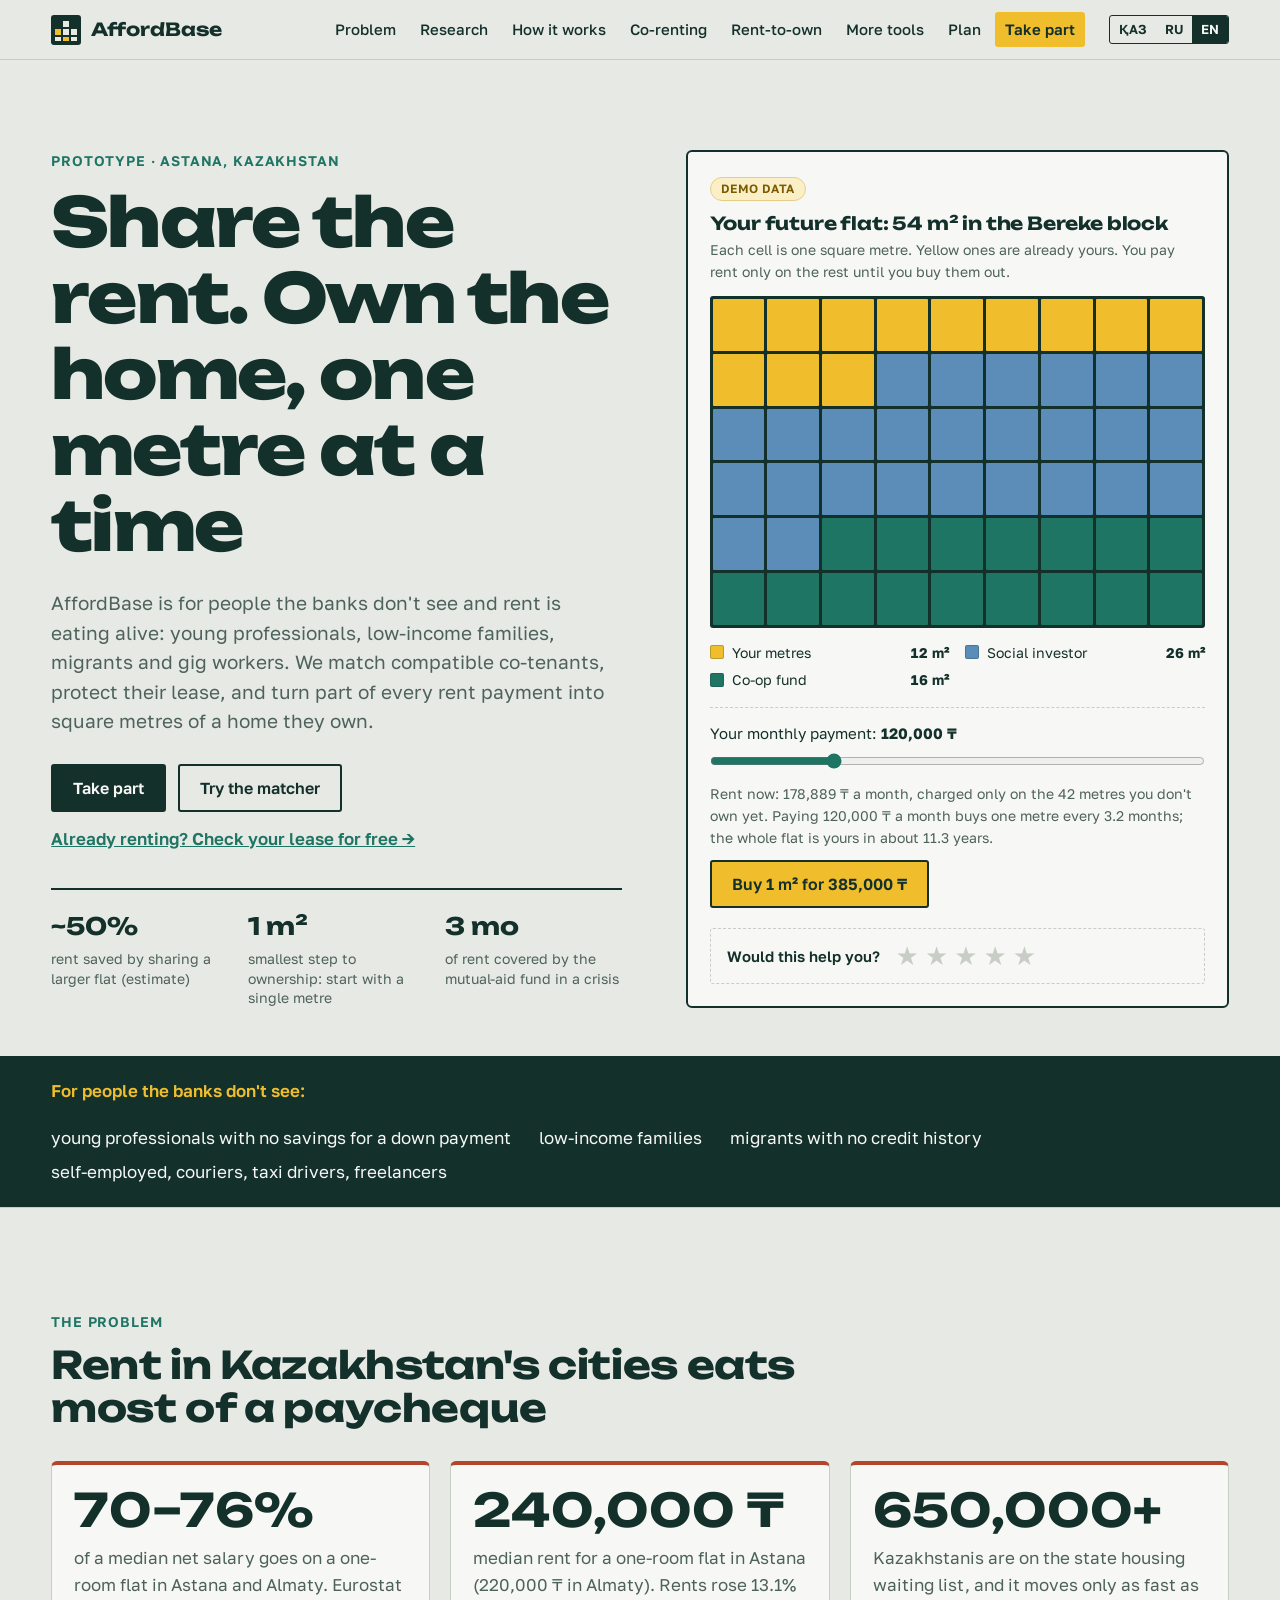
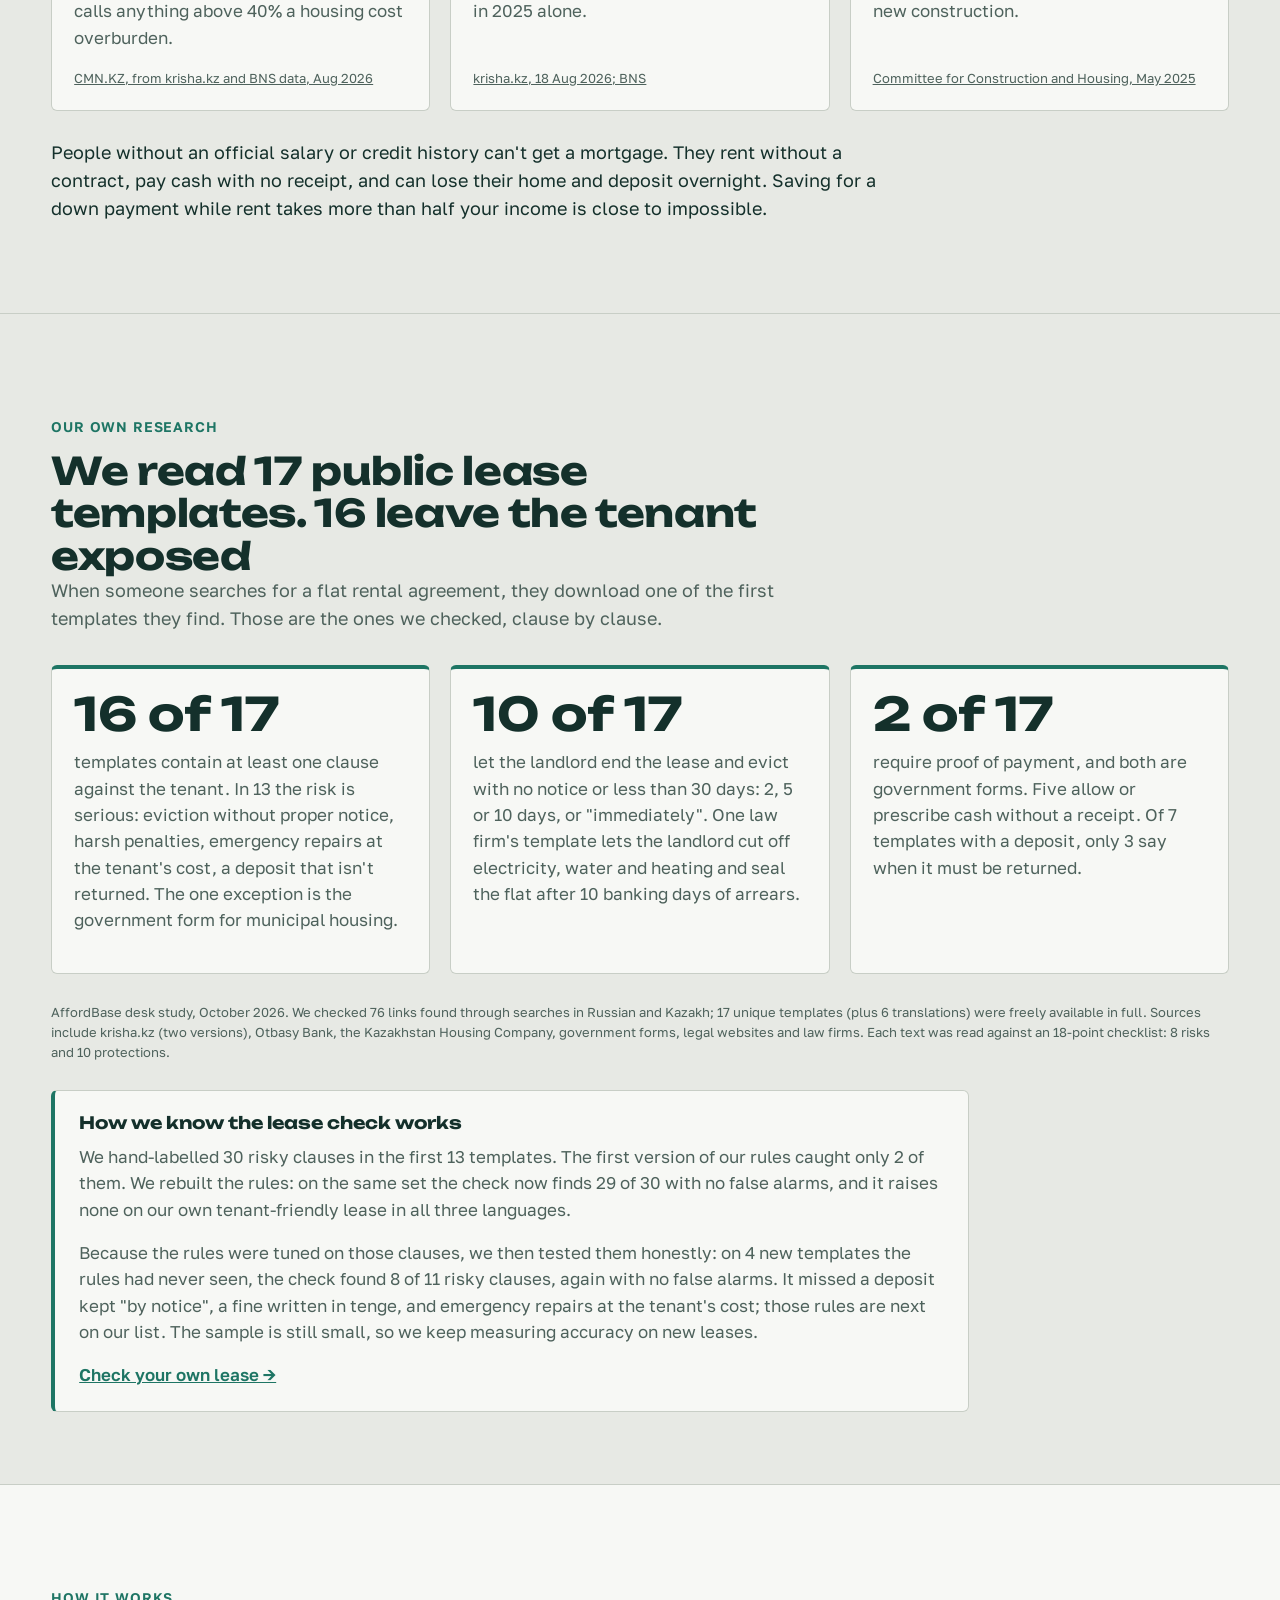
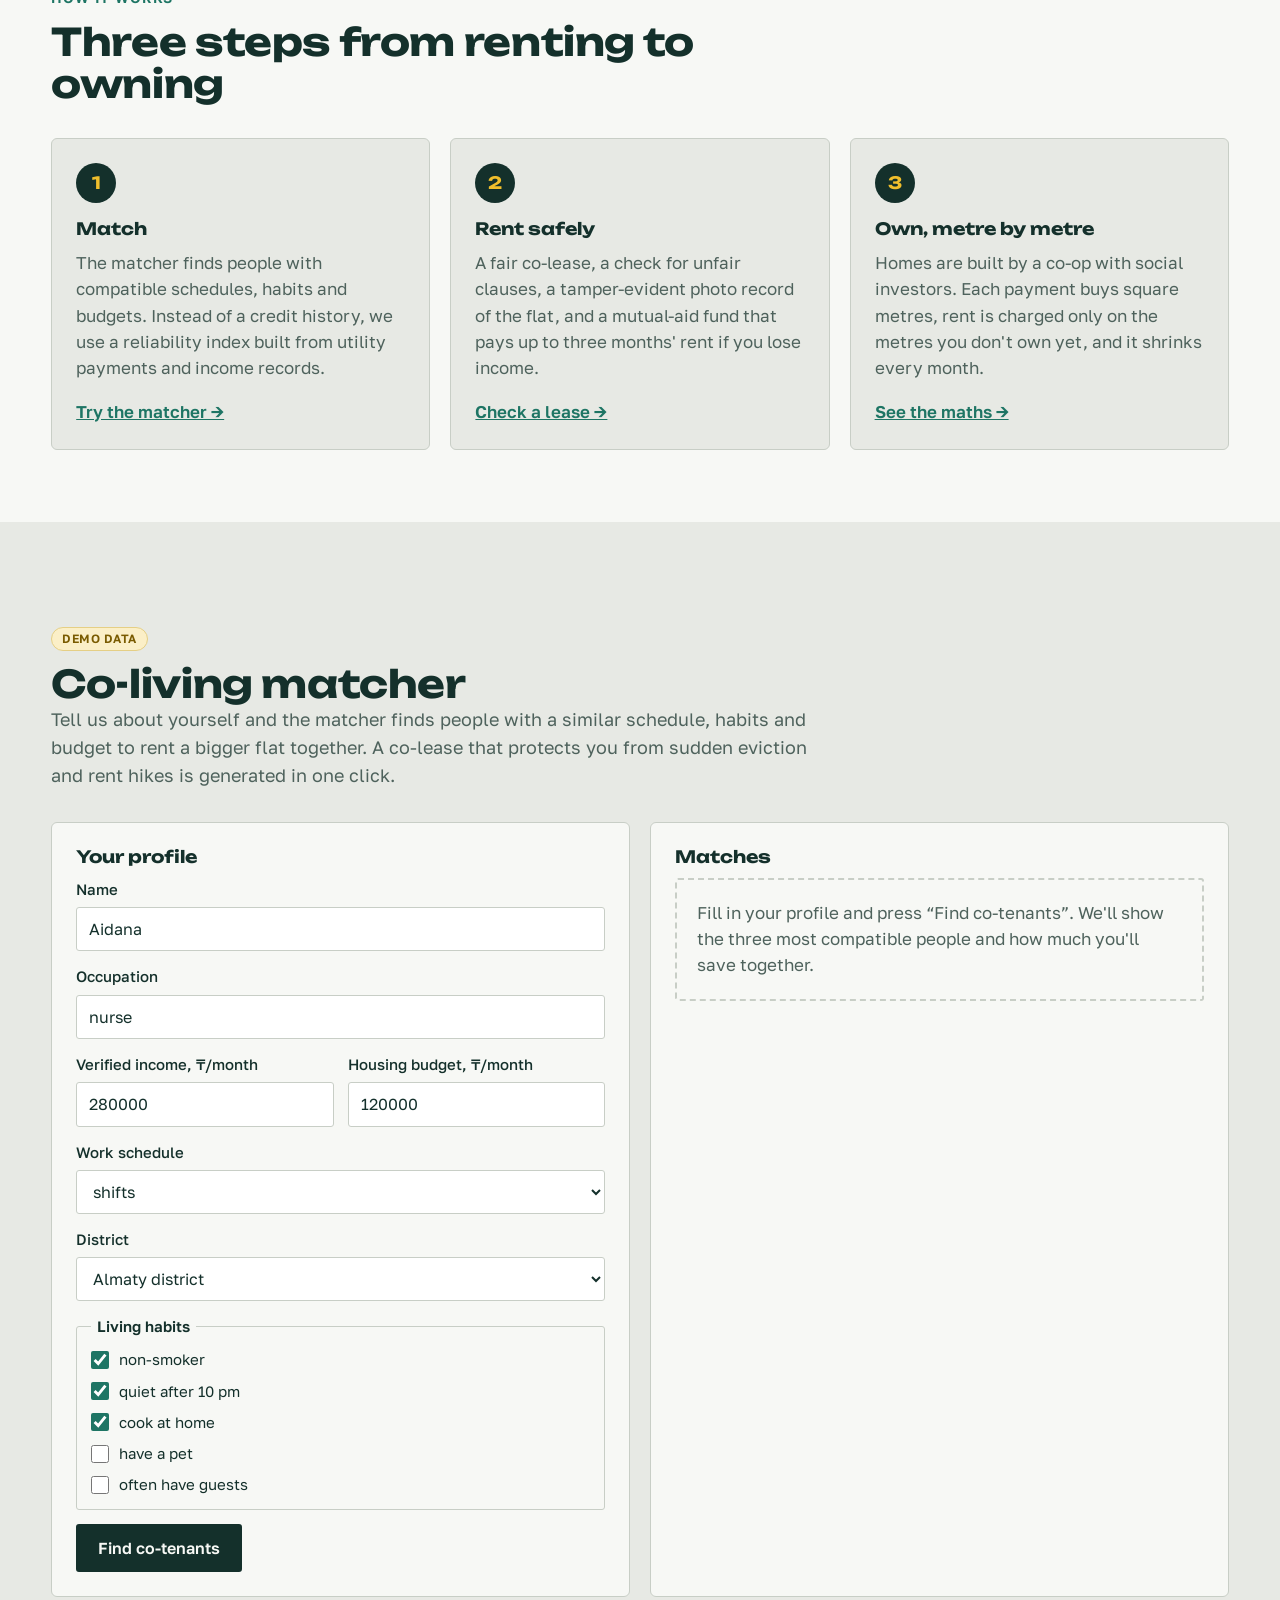
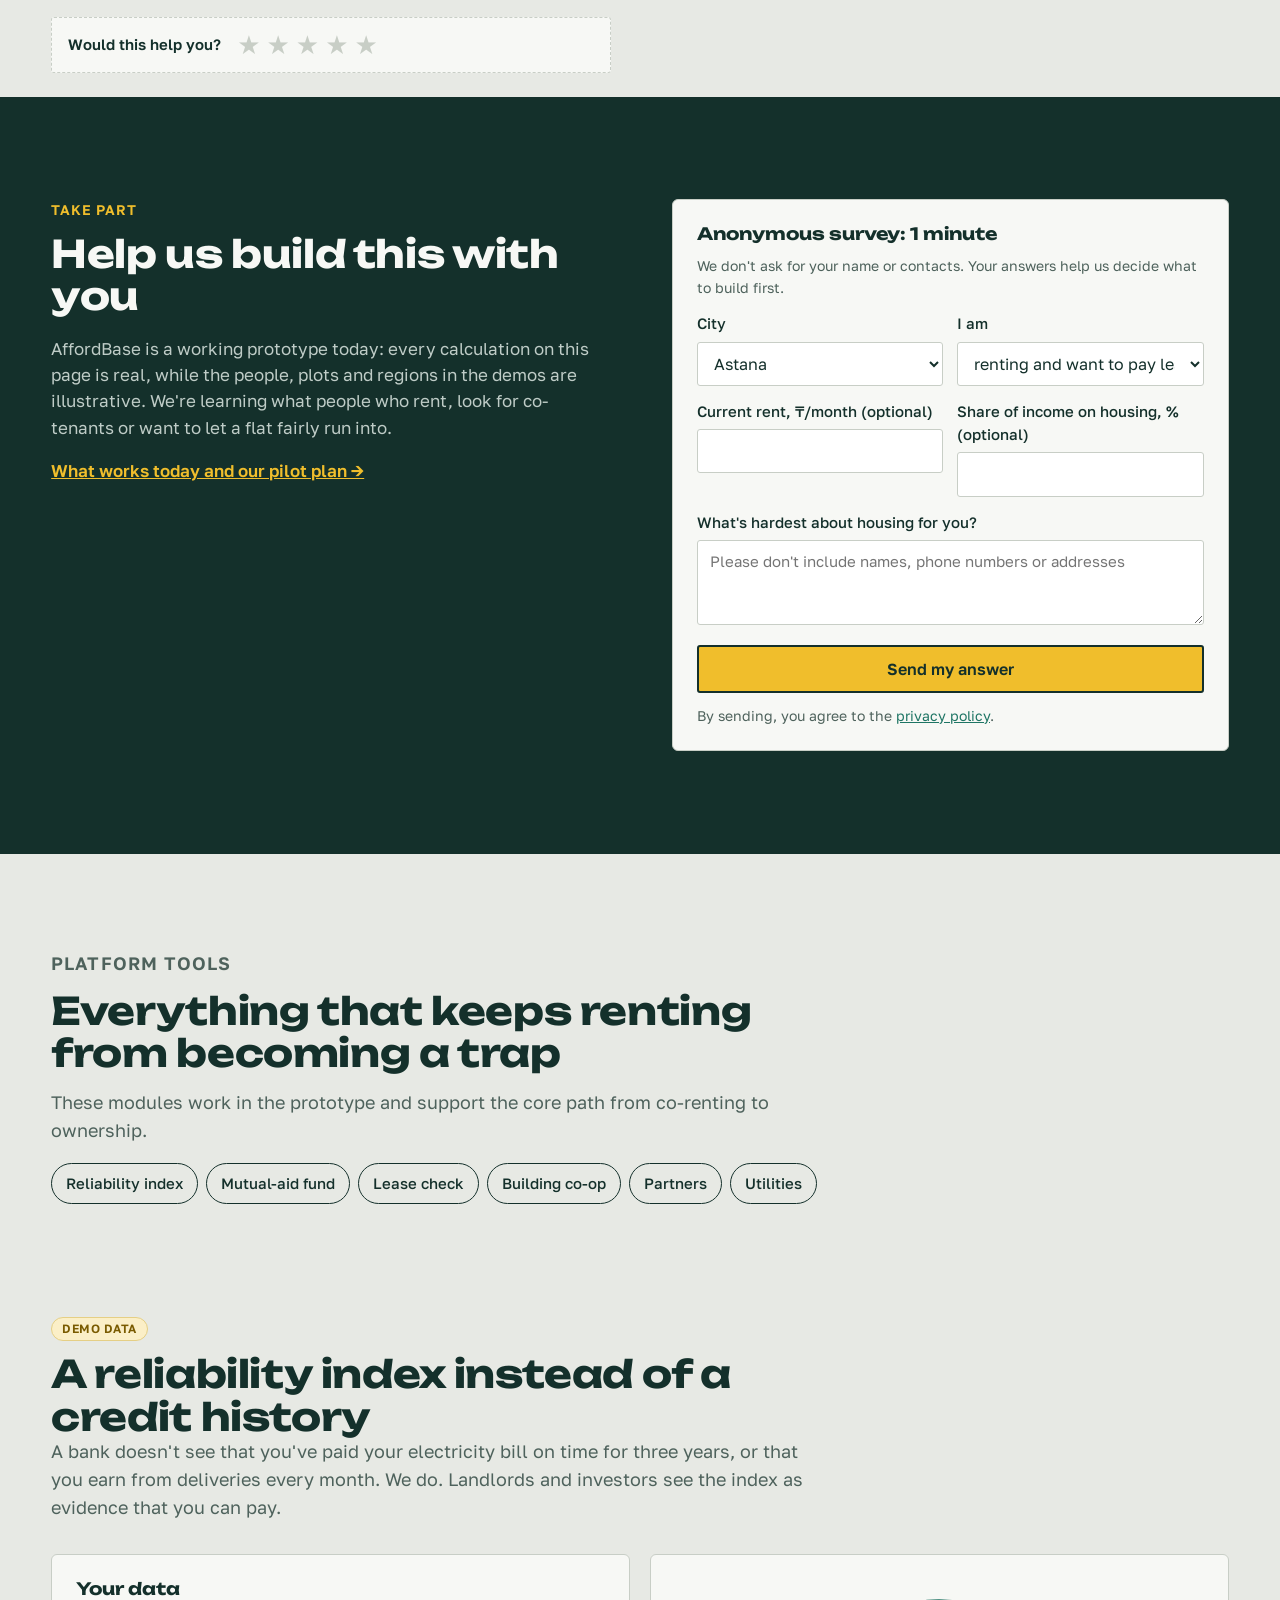
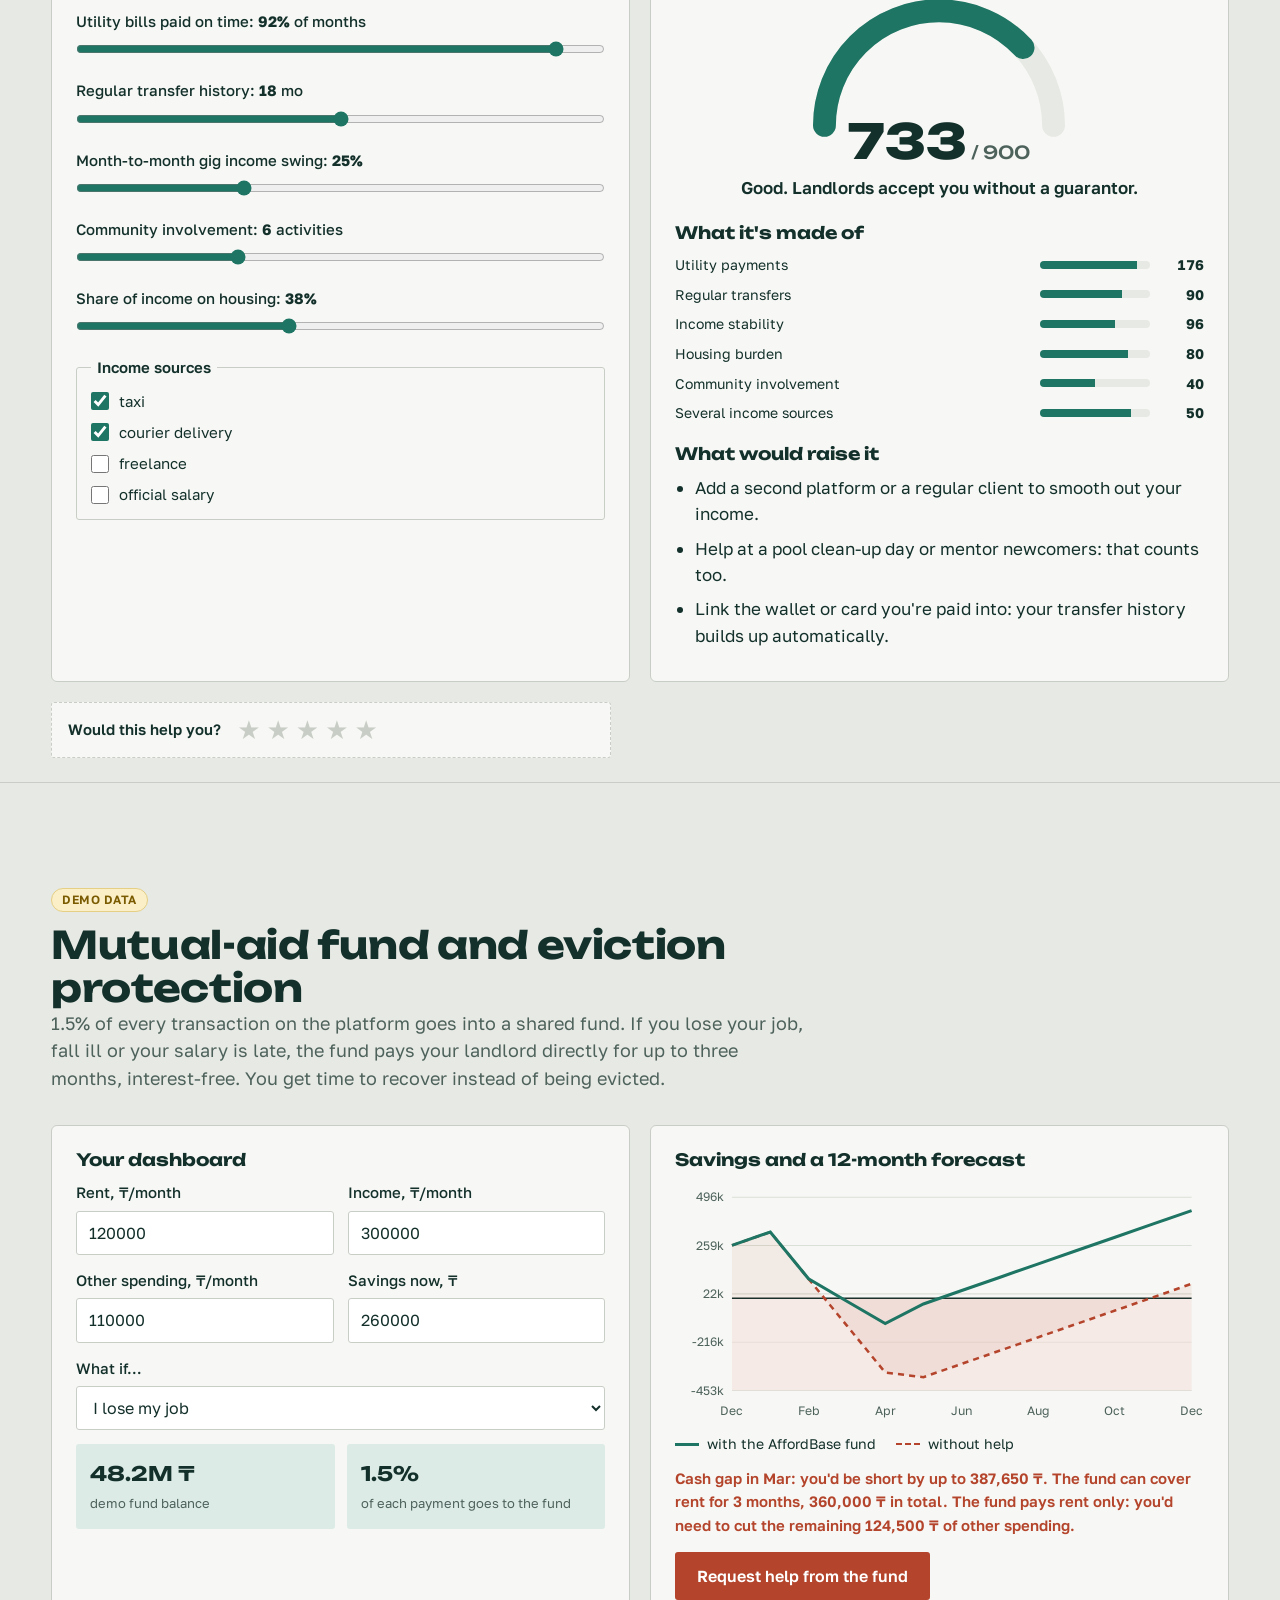
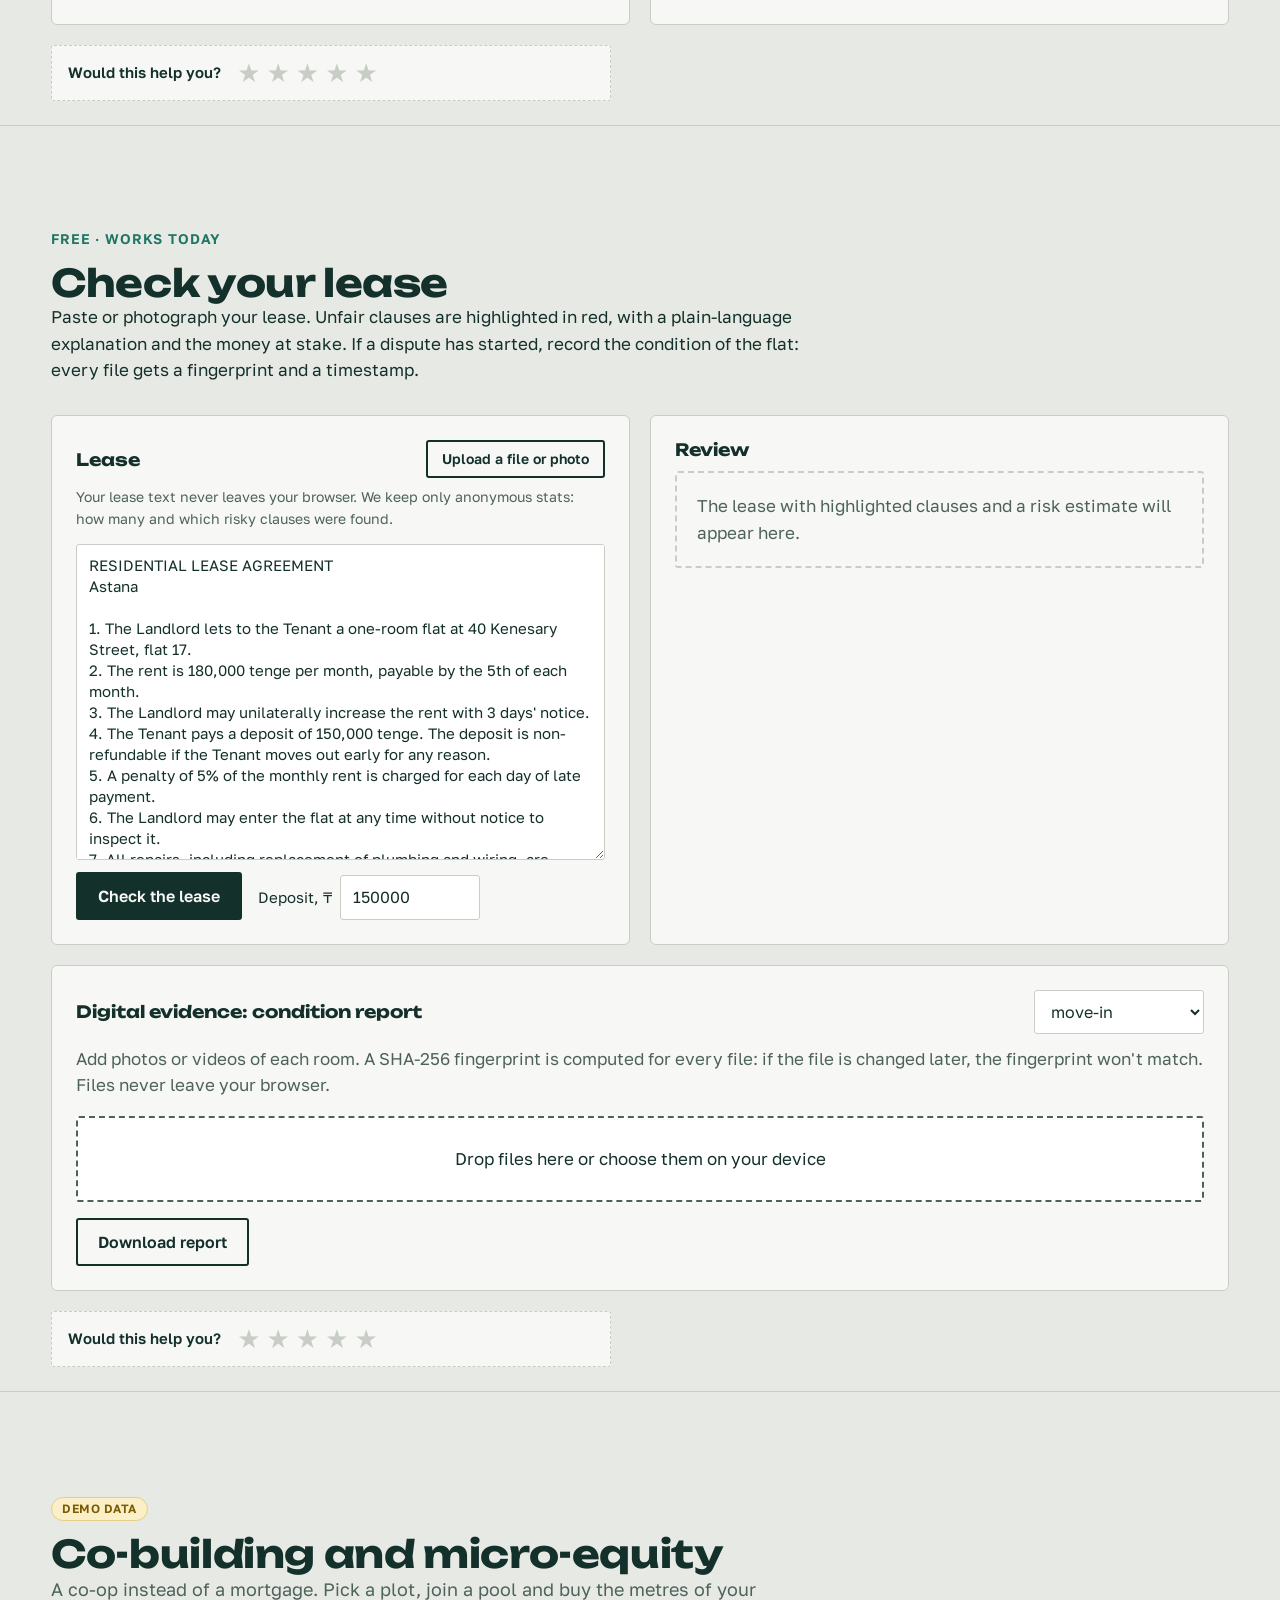
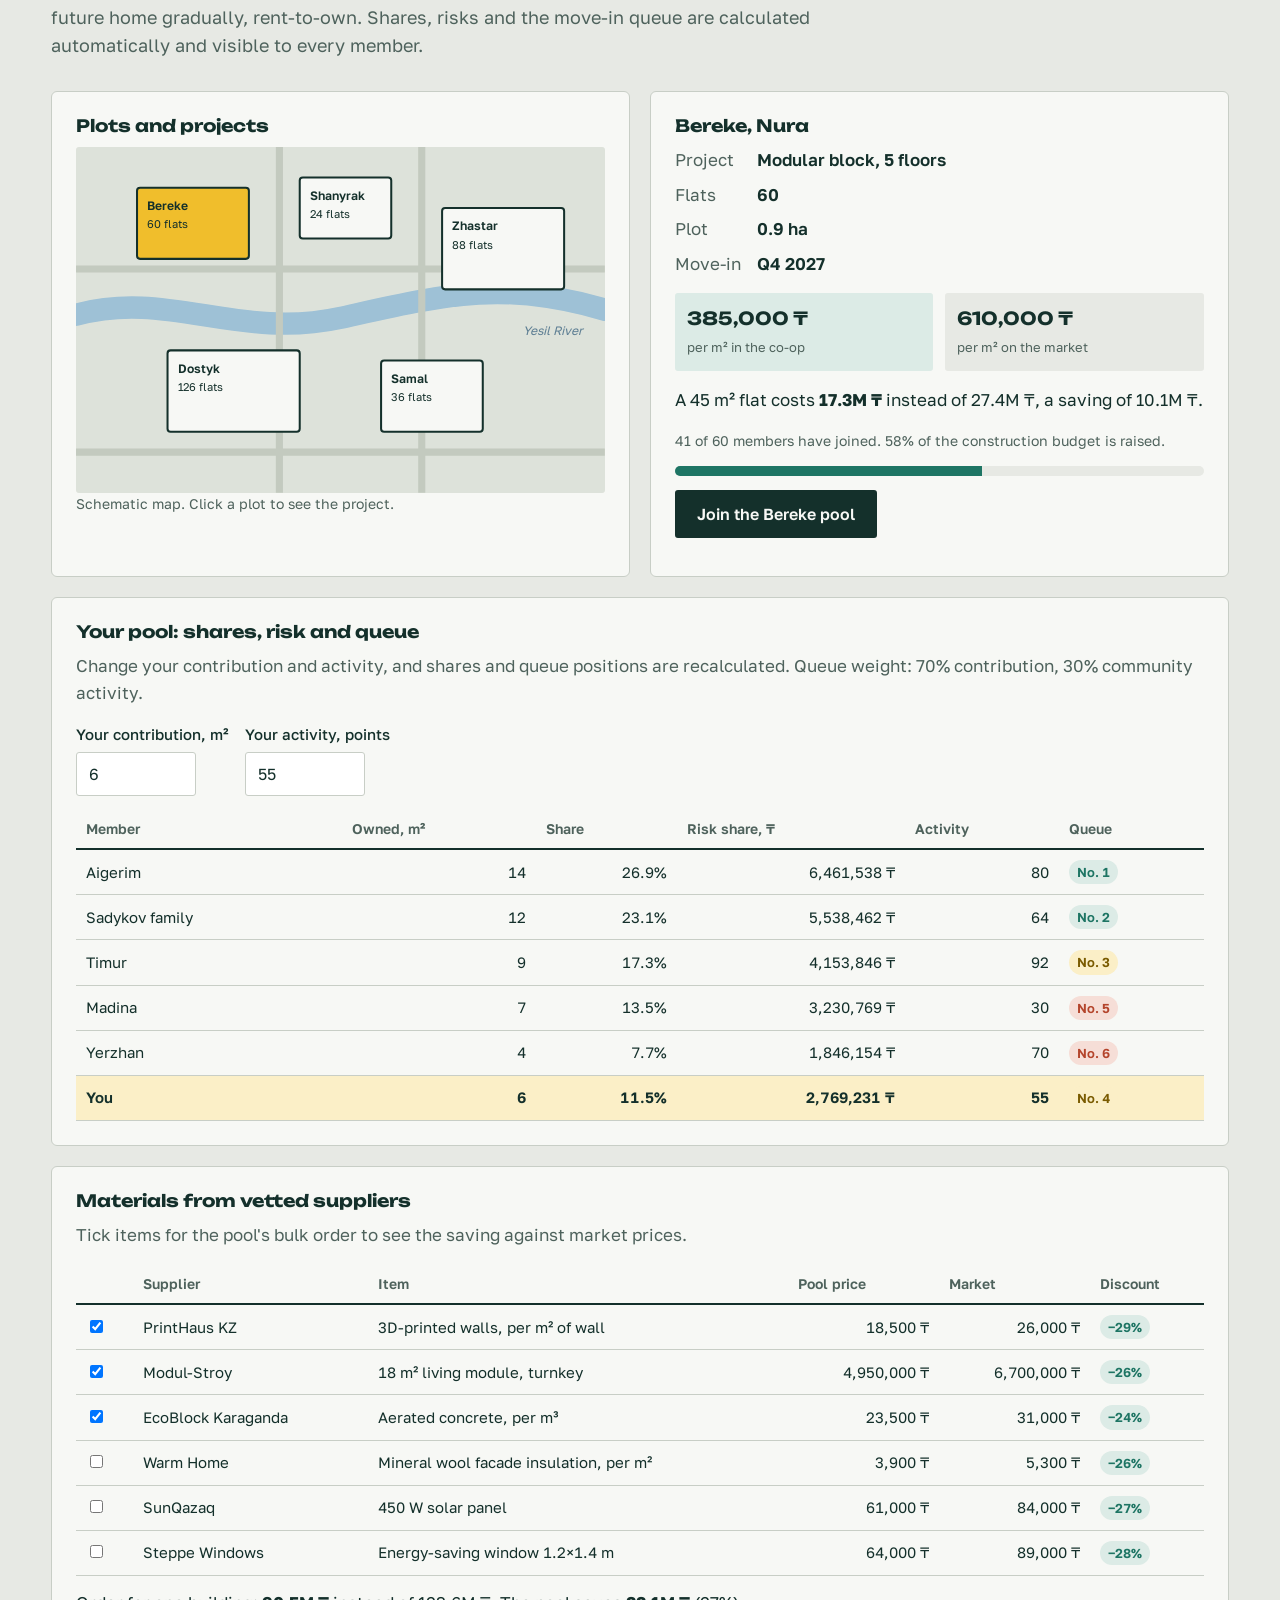
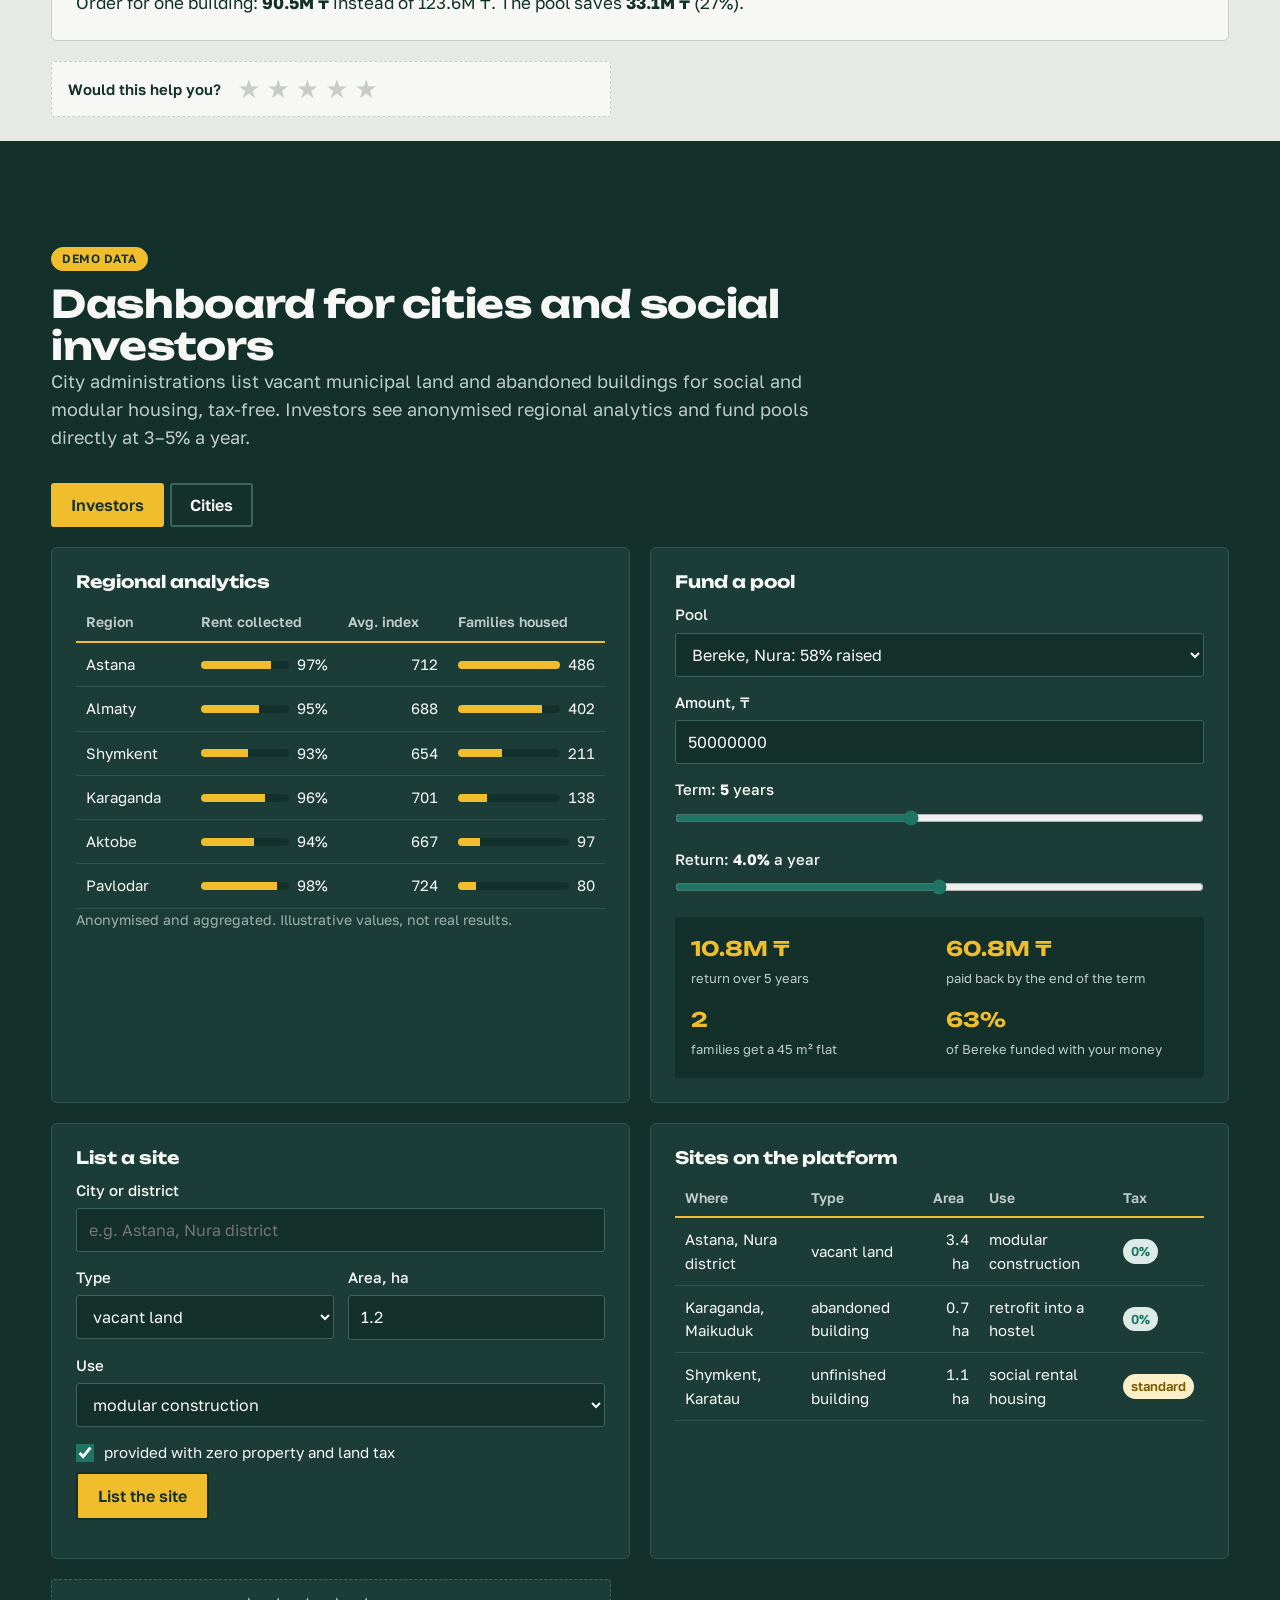
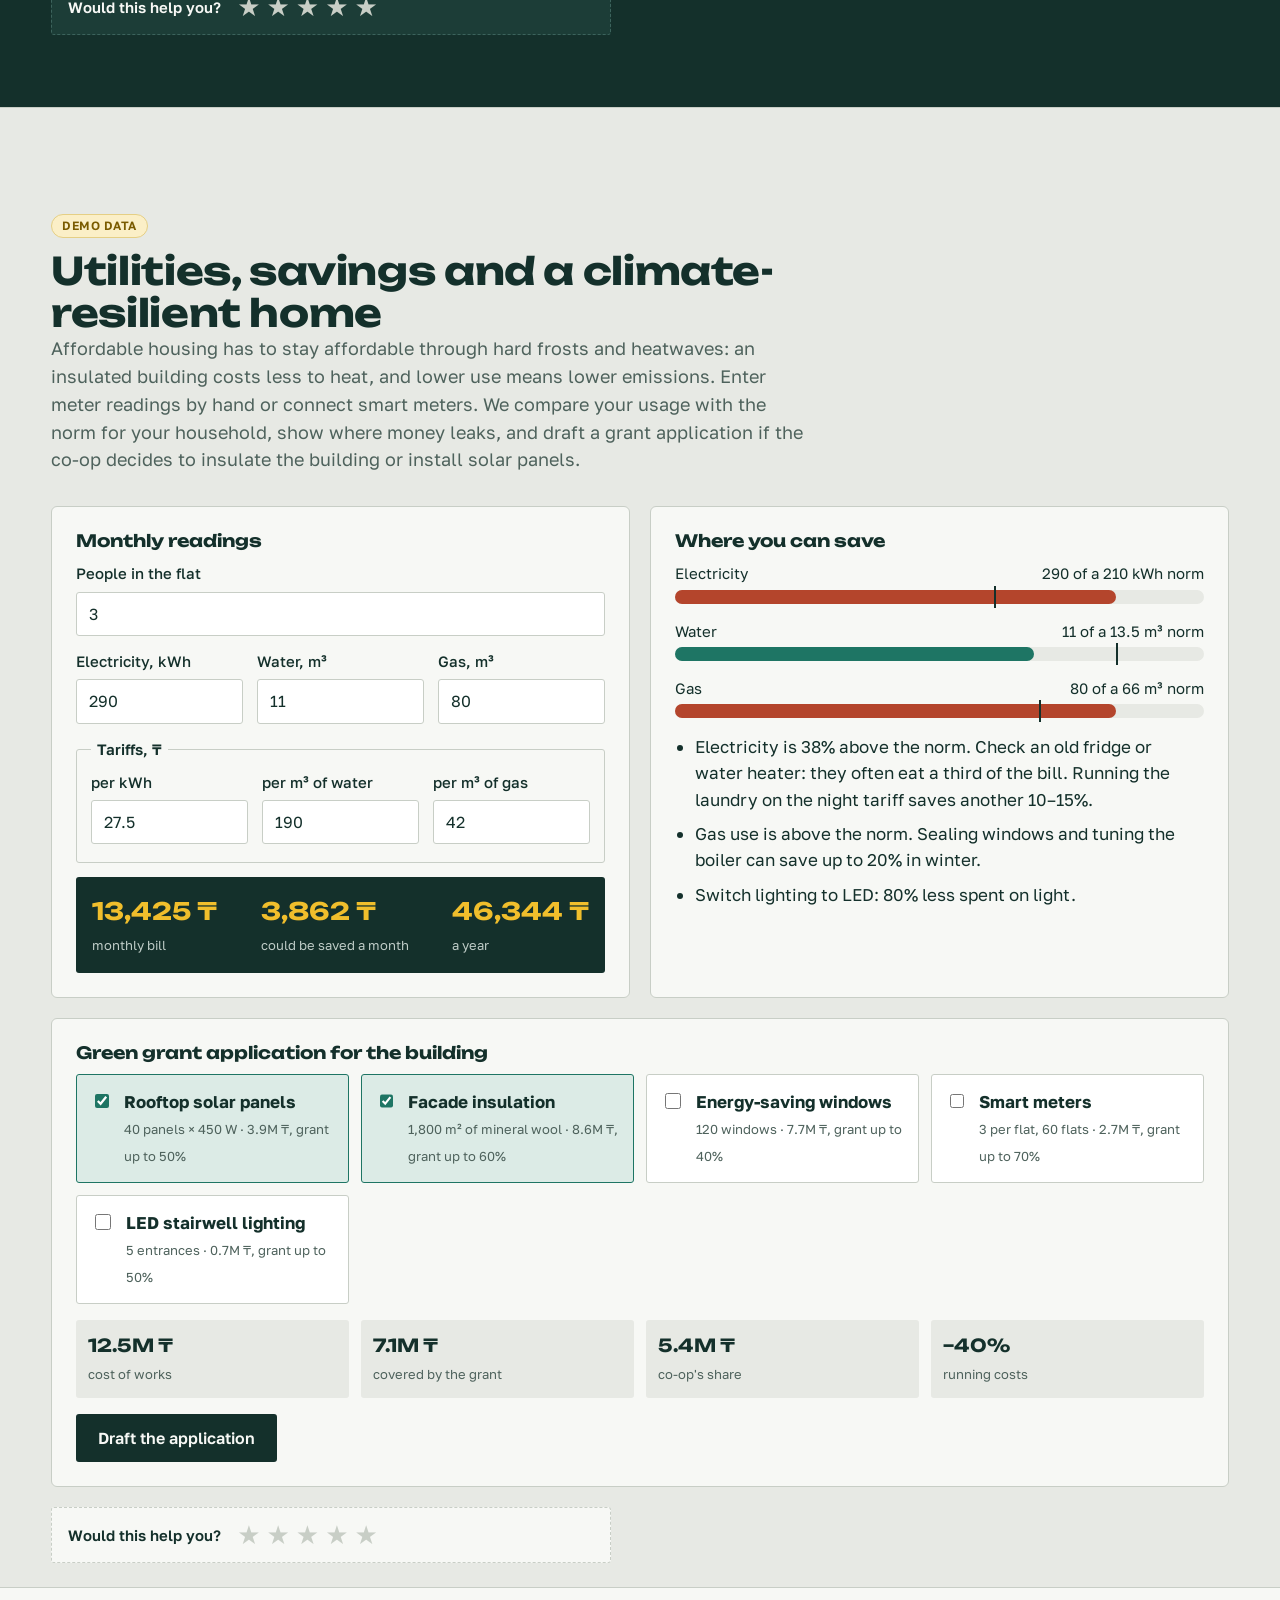
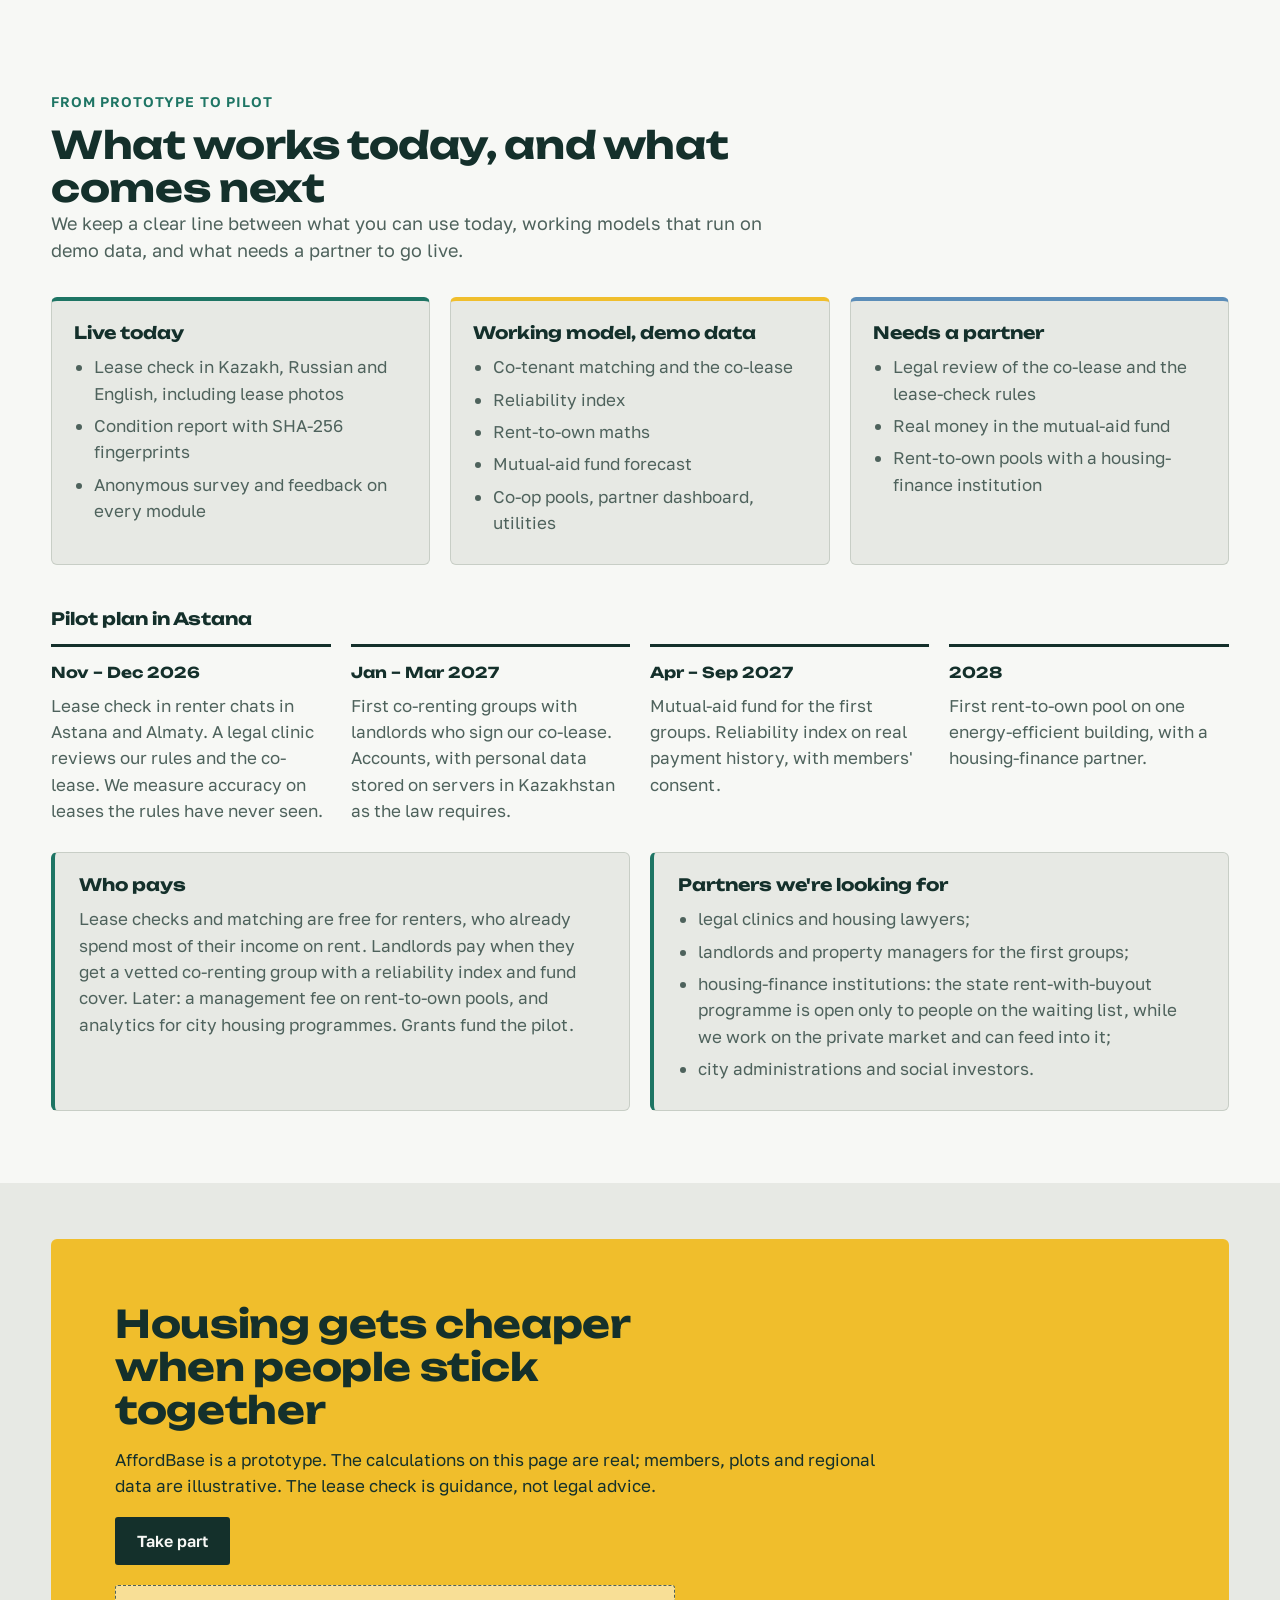
<file: index.html>
<!doctype html>
<html lang="en">
<head>
  <meta charset="utf-8">
  <meta name="viewport" content="width=device-width, initial-scale=1">
  <title data-ru="AffordBase — снимайте вместе, выкупайте по метру" data-kk="AffordBase — бірге жалдаңыз, метрлеп сатып алыңыз">AffordBase — share the rent, own the home</title>
  <meta name="description" content="AffordBase helps renters the banks don't see — young professionals, low-income families, migrants and gig workers — find compatible co-tenants, rent safely and buy their home one square metre at a time." data-ru-content="AffordBase помогает тем, кого не видит банк: молодым специалистам, семьям с низким доходом, мигрантам и самозанятым. Подбор соарендаторов, безопасная аренда и выкуп жилья по одному квадратному метру." data-kk-content="AffordBase банк көрмейтіндерге көмектеседі: жас мамандарға, табысы төмен отбасыларға, көшіп келушілерге және өзін-өзі жұмыспен қамтығандарға. Бірге жалдаушыларды іріктеу, қауіпсіз жалдау және баспананы шаршы метрлеп сатып алу.">
  <meta property="og:title" content="AffordBase — share the rent, own the home">
  <meta property="og:description" content="Co-renting and rent-to-own for people locked out of mortgages in Kazakhstan.">
  <meta property="og:type" content="website">
  <link rel="preconnect" href="https://fonts.googleapis.com">
  <link rel="preconnect" href="https://fonts.gstatic.com" crossorigin>
  <link href="https://fonts.googleapis.com/css2?family=Unbounded:wght@500;700;800&family=Montserrat:wght@700;800&family=Golos+Text:wght@400;500;600;700&display=swap" rel="stylesheet">
  <link rel="stylesheet" href="css/styles.css">
  <link rel="icon" href="data:image/svg+xml,%3Csvg xmlns='http://www.w3.org/2000/svg' viewBox='0 0 30 30'%3E%3Crect width='30' height='30' fill='%2314302B'/%3E%3Crect x='4' y='14' width='6' height='6' fill='%23F0BE2C'/%3E%3Crect x='12' y='14' width='6' height='6' fill='%23E7E9E4'/%3E%3Crect x='20' y='14' width='6' height='6' fill='%23E7E9E4'/%3E%3Crect x='12' y='6' width='6' height='6' fill='%23E7E9E4'/%3E%3Crect x='4' y='22' width='6' height='4' fill='%23E7E9E4'/%3E%3Crect x='12' y='22' width='6' height='4' fill='%23F0BE2C'/%3E%3Crect x='20' y='22' width='6' height='4' fill='%23E7E9E4'/%3E%3C/svg%3E">
</head>
<body>
<a class="skip" href="#main" data-ru="Перейти к содержимому" data-kk="Мазмұнға өту">Skip to content</a>

<header class="top">
  <a class="brand" href="#" aria-label="AffordBase, home" data-ru-aria-label="AffordBase, на главную" data-kk-aria-label="AffordBase, басты бет">
    <svg class="brand-mark" viewBox="0 0 30 30" aria-hidden="true"><rect width="30" height="30" rx="3" fill="var(--ink)"/><rect x="4" y="14" width="6" height="6" fill="var(--signal)"/><rect x="12" y="14" width="6" height="6" fill="var(--concrete)"/><rect x="20" y="14" width="6" height="6" fill="var(--concrete)"/><rect x="12" y="6" width="6" height="6" fill="var(--concrete)"/><rect x="4" y="22" width="6" height="4" fill="var(--concrete)"/><rect x="12" y="22" width="6" height="4" fill="var(--signal)"/><rect x="20" y="22" width="6" height="4" fill="var(--concrete)"/></svg>
    <span>AffordBase</span>
  </a>
  <button class="nav-toggle" aria-expanded="false" aria-controls="nav" data-ru="Меню" data-kk="Мәзір">Menu</button>
  <nav id="nav" class="nav" aria-label="Sections" data-ru-aria-label="Разделы" data-kk-aria-label="Бөлімдер">
    <a href="#problem" data-ru="Проблема" data-kk="Мәселе">Problem</a>
    <a href="#evidence" data-ru="Исследование" data-kk="Зерттеу">Research</a>
    <a href="#how" data-ru="Как работает" data-kk="Қалай жұмыс істейді">How it works</a>
    <a href="#match" data-ru="Соарендаторы" data-kk="Бірге жалдау">Co-renting</a>
    <a href="#own" data-ru="Выкуп" data-kk="Сатып алу">Rent-to-own</a>
    <a href="#tools" data-ru="Инструменты" data-kk="Құралдар">More tools</a>
    <a href="#plan" data-ru="План" data-kk="Жоспар">Plan</a>
    <a href="#pilot" class="nav-cta" data-ru="Участвовать" data-kk="Қатысу">Take part</a>
  </nav>
  <div class="lang" role="group" aria-label="Language" data-ru-aria-label="Язык" data-kk-aria-label="Тіл">
    <a href="?lang=kk" data-lang="kk" hreflang="kk" title="Қазақша">ҚАЗ</a>
    <a href="?lang=ru" data-lang="ru" hreflang="ru" title="Русский">RU</a>
    <a href="?lang=en" data-lang="en" hreflang="en" title="English">EN</a>
  </div>
</header>

<main id="main">

<!-- HERO: rent-to-own, metre by metre -->
<section class="hero">
  <div class="hero-text">
    <p class="kicker" data-ru="Прототип · Астана, Казахстан" data-kk="Прототип · Астана, Қазақстан">Prototype · Astana, Kazakhstan</p>
    <h1 data-ru="Снимайте вместе. Выкупайте по одному метру" data-kk="Бірге жалдаңыз. Үйді метрлеп сатып алыңыз">Share the rent. Own the home, one metre at a time</h1>
    <p class="lead" data-ru="AffordBase для тех, кому банк не даёт ипотеку, а аренда съедает больше половины дохода: молодых специалистов, семей, мигрантов, самозанятых. Мы подбираем совместимых соарендаторов, защищаем договор и превращаем часть каждого платежа в квадратные метры собственного жилья." data-kk="AffordBase банк ипотека бермейтін, ал жалдау ақысы табысының жартысынан астамын алатын адамдарға арналған: жас мамандарға, отбасыларға, көшіп келушілерге, өзін-өзі жұмыспен қамтығандарға. Біз үйлесімді бірге жалдаушыларды іріктейміз, шартты қорғаймыз және әр төлемнің бір бөлігін өз баспанаңыздың шаршы метріне айналдырамыз.">AffordBase is for people the banks don't see and rent is eating alive: young professionals, low-income families, migrants and gig workers. We match compatible co-tenants, protect their lease, and turn part of every rent payment into square metres of a home they own.</p>
    <div class="hero-cta">
      <a class="btn btn-primary" href="#pilot" data-ru="Участвовать" data-kk="Қатысу">Take part</a>
      <a class="btn btn-ghost" href="#match" data-ru="Попробовать подбор" data-kk="Іріктеуді байқап көру">Try the matcher</a>
    </div>
    <p class="hero-aside"><a href="#legal" data-ru="Уже снимаете? Проверьте свой договор бесплатно →" data-kk="Пәтер жалдап отырсыз ба? Шартыңызды тегін тексеріңіз →">Already renting? Check your lease for free →</a></p>
    <dl class="hero-facts">
      <div><dt>~50%</dt><dd data-ru="экономии на аренде в общей квартире (оценка)" data-kk="ортақ пәтерде жалдау ақысын үнемдеу (бағалау)">rent saved by sharing a larger flat (estimate)</dd></div>
      <div><dt data-ru="1 м²" data-kk="1 м²">1 m²</dt><dd data-ru="минимальный шаг выкупа: начать можно с одного метра" data-kk="иелікке ең кіші қадам: бір метрден бастауға болады">smallest step to ownership: start with a single metre</dd></div>
      <div><dt>3 <span data-ru="мес." data-kk="ай">mo</span></dt><dd data-ru="аренды покрывает фонд взаимопомощи, если случилась беда" data-kk="жалдау ақысын қиын жағдайда өзара көмек қоры жабады">of rent covered by the mutual-aid fund in a crisis</dd></div>
    </dl>
  </div>

  <div class="flat" id="own" aria-labelledby="flat-title">
    <div class="flat-head">
      <span class="badge-demo" data-ru="Демо-данные" data-kk="Демо-деректер">Demo data</span>
      <h2 id="flat-title" data-ru="Ваша будущая квартира: 54 м² в доме «Береке»" data-kk="Болашақ пәтеріңіз: «Береке» үйіндегі 54 м²">Your future flat: 54 m² in the Bereke block</h2>
      <p class="muted" data-ru="Каждая клетка — один квадратный метр. Жёлтые уже ваши. За остальные вы платите аренду, пока не выкупите их." data-kk="Әр ұяшық — бір шаршы метр. Сарылары сіздікі. Қалғандарын сатып алғанша, тек солар үшін жалдау ақысын төлейсіз.">Each cell is one square metre. Yellow ones are already yours. You pay rent only on the rest until you buy them out.</p>
    </div>
    <div id="flat-grid" class="flat-grid" role="img" aria-label="Floor plan made of 54 one-square-metre cells" data-ru-aria-label="План квартиры из 54 клеток по одному квадратному метру" data-kk-aria-label="Бір шаршы метрлік 54 ұяшықтан тұратын пәтер жоспары"></div>
    <ul id="flat-legend" class="flat-legend"></ul>
    <div class="flat-controls">
      <label for="flat-pay"><span data-ru="Ваш взнос в месяц:" data-kk="Айлық жарнаңыз:">Your monthly payment:</span> <strong id="flat-pay-out">120 000 ₸</strong></label>
      <input id="flat-pay" type="range" min="30000" max="400000" step="10000" value="120000">
      <p id="flat-calc" class="flat-calc"></p>
      <button id="flat-buy" class="btn btn-signal"></button>
    </div>
    <div class="fb-slot" data-fb="rto"></div>
  </div>
</section>

<section class="audience" aria-label="Who it is for" data-ru-aria-label="Для кого платформа" data-kk-aria-label="Платформа кімге арналған">
  <p data-ru="Для тех, кого не видит банк:" data-kk="Банк көрмейтіндерге:">For people the banks don't see:</p>
  <ul>
    <li data-ru="молодые специалисты без накоплений на первый взнос" data-kk="алғашқы жарнаға жинағы жоқ жас мамандар">young professionals with no savings for a down payment</li>
    <li data-ru="семьи с низким доходом" data-kk="табысы төмен отбасылар">low-income families</li>
    <li data-ru="мигранты без кредитной истории" data-kk="несие тарихы жоқ көшіп келушілер">migrants with no credit history</li>
    <li data-ru="самозанятые, курьеры, таксисты, фрилансеры" data-kk="өзін-өзі жұмыспен қамтығандар, курьерлер, такси жүргізушілері, фрилансерлер">self-employed, couriers, taxi drivers, freelancers</li>
  </ul>
</section>

<!-- PROBLEM -->
<section id="problem" class="story">
  <header class="module-head">
    <p class="kicker" data-ru="Проблема" data-kk="Мәселе">The problem</p>
    <h2 data-ru="Аренда в городах Казахстана съедает большую часть зарплаты" data-kk="Қазақстан қалаларында жалдау ақысы жалақының басым бөлігін алады">Rent in Kazakhstan's cities eats most of a paycheque</h2>
  </header>
  <div class="stats">
    <article class="stat">
      <strong>70–76%</strong>
      <p data-ru="чистого дохода при медианной зарплате уходит на однокомнатную квартиру в Астане и Алматы. Порог перегрузки по методике Eurostat — 40%." data-kk="медианалық жалақы алатын адамның таза табысының осынша бөлігі Астана мен Алматыда бір бөлмелі пәтерге кетеді. Eurostat әдістемесі бойынша шамадан тыс жүктеме шегі — 40%.">of a median net salary goes on a one-room flat in Astana and Almaty. Eurostat calls anything above 40% a housing cost overburden.</p>
      <a class="src" href="https://cmn.kz/arenda-zhilya-v-kazahstane-diagnoz-i-chto-s-etim-delat-a08693/" target="_blank" rel="noopener" data-ru="CMN.KZ по данным krisha.kz и БНС, август 2026" data-kk="CMN.KZ, krisha.kz және ҰСБ деректері бойынша, 2026 жылғы тамыз">CMN.KZ, from krisha.kz and BNS data, Aug 2026</a>
    </article>
    <article class="stat">
      <strong data-ru="240 000 ₸" data-kk="240 000 ₸">240,000 ₸</strong>
      <p data-ru="медианная аренда однокомнатной квартиры в Астане (220 000 ₸ в Алматы). Только за 2025 год аренда подорожала на 13,1%." data-kk="Астанадағы бір бөлмелі пәтерді жалдаудың медианалық бағасы (Алматыда 220 000 ₸). Тек 2025 жылы жалдау ақысы 13,1%-ға қымбаттады.">median rent for a one-room flat in Astana (220,000 ₸ in Almaty). Rents rose 13.1% in 2025 alone.</p>
      <a class="src" href="https://cmn.kz/arenda-zhilya-v-kazahstane-diagnoz-i-chto-s-etim-delat-a08693/" target="_blank" rel="noopener" data-ru="krisha.kz, 18.08.2026; БНС" data-kk="krisha.kz, 18.08.2026; ҰСБ">krisha.kz, 18 Aug 2026; BNS</a>
    </article>
    <article class="stat">
      <strong data-ru="650 000+" data-kk="650 000+">650,000+</strong>
      <p data-ru="казахстанцев стоят в очереди на государственное жильё. Скорость очереди зависит только от темпов строительства." data-kk="қазақстандық мемлекеттік баспана кезегінде тұр. Кезек тек құрылыс қарқынымен ғана жылжиды.">Kazakhstanis are on the state housing waiting list, and it moves only as fast as new construction.</p>
      <a class="src" href="https://en.orda.kz/over-650000-kazakhstanis-await-state-housing-distribution-process-to-be-centralized-6526/" target="_blank" rel="noopener" data-ru="Комитет строительства и ЖКХ, май 2025" data-kk="Құрылыс және ТКШ істері комитеті, 2025 жылғы мамыр">Committee for Construction and Housing, May 2025</a>
    </article>
  </div>
  <p class="story-text" data-ru="Тем, у кого нет официальной зарплаты или кредитной истории, ипотеку не дают. Они снимают без договора, платят наличными без расписки и могут потерять жильё и залог за один день. Накопить на первый взнос, отдавая больше половины дохода за аренду, почти невозможно." data-kk="Ресми жалақысы немесе несие тарихы жоқ адамдарға ипотека берілмейді. Олар шартсыз жалдайды, қолхатсыз қолма-қол төлейді және бір күнде баспанасы мен кепілақысынан айырылуы мүмкін. Табыстың жартысынан астамы жалдауға кетсе, алғашқы жарнаға ақша жинау мүмкін емес дерлік.">People without an official salary or credit history can't get a mortgage. They rent without a contract, pay cash with no receipt, and can lose their home and deposit overnight. Saving for a down payment while rent takes more than half your income is close to impossible.</p>
</section>

<!-- EVIDENCE: our own research -->
<section id="evidence" class="story">
  <header class="module-head">
    <p class="kicker" data-ru="Наше исследование" data-kk="Біздің зерттеу">Our own research</p>
    <h2 data-ru="Мы прочитали 17 публичных шаблонов договора аренды. 16 из них ставят жильца под риск" data-kk="Біз жалдау шартының 17 жария үлгісін оқып шықтық. Оның 16-сы жалдаушыны тәуекелге қалдырады">We read 17 public lease templates. 16 leave the tenant exposed</h2>
    <p data-ru="Когда человек ищет «договор аренды квартиры», он скачивает один из первых шаблонов в поиске. Мы проверили именно их, пункт за пунктом." data-kk="Адам «пәтер жалдау шарты» деп іздегенде, іздеудегі алғашқы үлгілердің бірін жүктейді. Біз дәл соларды тармақ бойынша тексердік.">When someone searches for a flat rental agreement, they download one of the first templates they find. Those are the ones we checked, clause by clause.</p>
  </header>
  <div class="stats stats-own">
    <article class="stat">
      <strong data-ru="16 из 17" data-kk="17-ден 16">16 of 17</strong>
      <p data-ru="шаблонов содержат хотя бы один пункт против жильца. В 13 риск серьёзный: выселение без нормального срока, жёсткая неустойка, аварии за счёт жильца, невозврат залога. Исключение одно — государственная форма найма коммунального жилья." data-kk="үлгіде жалдаушыға қарсы кемінде бір тармақ бар. 13-інде тәуекел елеулі: қалыпты мерзімсіз шығару, қатаң тұрақсыздық айыбы, апаттарды жалдаушының есебінен жою, кепілақыны қайтармау. Жалғыз ерекшелік — коммуналдық тұрғын үйді жалдаудың мемлекеттік нысаны.">templates contain at least one clause against the tenant. In 13 the risk is serious: eviction without proper notice, harsh penalties, emergency repairs at the tenant's cost, a deposit that isn't returned. The one exception is the government form for municipal housing.</p>
    </article>
    <article class="stat">
      <strong data-ru="10 из 17" data-kk="17-ден 10">10 of 17</strong>
      <p data-ru="позволяют расторгнуть договор и выселить без уведомления или с уведомлением короче 30 дней: за 2, 5, 10 дней или «незамедлительно». Образец одной юридической компании разрешает при долге больше 10 банковских дней отключить свет, воду и отопление и опечатать квартиру." data-kk="үлгі шартты бұзып, ескертусіз немесе 30 күннен қысқа ескертумен шығаруға мүмкіндік береді: 2, 5, 10 күн немесе «дереу». Бір заң компаниясының үлгісі 10 банктік күннен асатын қарыз болса, жарықты, суды және жылуды өшіріп, пәтерді мөрлеуге рұқсат береді.">let the landlord end the lease and evict with no notice or less than 30 days: 2, 5 or 10 days, or "immediately". One law firm's template lets the landlord cut off electricity, water and heating and seal the flat after 10 banking days of arrears.</p>
    </article>
    <article class="stat">
      <strong data-ru="2 из 17" data-kk="17-ден 2">2 of 17</strong>
      <p data-ru="требуют подтверждения оплаты, и оба — государственные формы. 5 допускают или предписывают наличные без расписки. Из 7 шаблонов с залогом срок его возврата указан только в 3." data-kk="үлгі ғана төлемді растауды талап етеді, екеуі де мемлекеттік нысандар. 5 үлгі қолхатсыз қолма-қол төлеуге жол береді немесе соны талап етеді. Кепілақысы бар 7 үлгінің тек 3-інде оны қайтару мерзімі көрсетілген.">require proof of payment, and both are government forms. Five allow or prescribe cash without a receipt. Of 7 templates with a deposit, only 3 say when it must be returned.</p>
    </article>
  </div>
  <p class="src" data-ru="Кабинетное исследование AffordBase, октябрь 2026. По поисковым запросам на русском и казахском проверено 76 ссылок; полный текст бесплатно доступен у 17 уникальных шаблонов (плюс 6 переводов). Источники: krisha.kz (две версии), Отбасы банк, Казахстанская Жилищная Компания, государственные формы, юридические сайты и компании. Каждый текст прочитан по протоколу из 18 пунктов: 8 рисков и 10 защит." data-kk="AffordBase кабинеттік зерттеуі, 2026 жылғы қазан. Орыс және қазақ тілдеріндегі іздеу сұраныстары бойынша 76 сілтеме тексерілді; толық мәтін тегін 17 бірегей үлгіде ғана бар (тағы 6 аударма). Дереккөздер: krisha.kz (екі нұсқа), Отбасы банк, Қазақстан Тұрғын үй компаниясы, мемлекеттік нысандар, заң сайттары мен компаниялары. Әр мәтін 18 тармақтық хаттама бойынша оқылды: 8 тәуекел және 10 қорғау.">AffordBase desk study, October 2026. We checked 76 links found through searches in Russian and Kazakh; 17 unique templates (plus 6 translations) were freely available in full. Sources include krisha.kz (two versions), Otbasy Bank, the Kazakhstan Housing Company, government forms, legal websites and law firms. Each text was read against an 18-point checklist: 8 risks and 10 protections.</p>

  <div class="proof">
    <h3 data-ru="Как мы проверяем, что проверка договора работает" data-kk="Шартты тексеру жұмыс істейтінін қалай тексереміз">How we know the lease check works</h3>
    <p data-ru="В первых 13 шаблонах мы вручную разметили 30 опасных пунктов. Первая версия наших правил нашла только 2 из них. Мы переписали правила, и на том же наборе проверка находит 29 из 30 без ложных срабатываний, а на нашем собственном договоре в пользу жильца не срабатывает ни разу на всех трёх языках." data-kk="Алғашқы 13 үлгіде біз 30 қауіпті тармақты қолмен белгіледік. Ережелеріміздің бірінші нұсқасы олардың тек 2-еуін тапты. Біз ережелерді қайта жаздық: сол жиында тексеру 30-дың 29-ын жалған дабылсыз табады, ал жалдаушының пайдасына жазылған өз шартымызда үш тілде де бірде-бір рет іске қосылмайды.">We hand-labelled 30 risky clauses in the first 13 templates. The first version of our rules caught only 2 of them. We rebuilt the rules: on the same set the check now finds 29 of 30 with no false alarms, and it raises none on our own tenant-friendly lease in all three languages.</p>
    <p data-ru="Правила настраивались на этих же пунктах, поэтому потом мы проверили их честно: на 4 новых шаблонах, которых правила раньше не видели, проверка нашла 8 из 11 опасных пунктов, тоже без ложных срабатываний. Она пропустила залог, который удерживают «путём уведомления», штраф в тенге и аварии за счёт жильца. Это следующие правила, которые мы улучшим. Выборка пока маленькая, поэтому мы продолжаем измерять точность на новых договорах." data-kk="Ережелер дәл осы тармақтарға бапталғандықтан, кейін біз оларды адал тексердік: ережелер бұрын көрмеген 4 жаңа үлгіде тексеру 11 қауіпті тармақтың 8-ін тапты, бұл жолы да жалған дабылсыз. Ол «хабарлау арқылы» ұсталатын кепілақыны, теңгемен жазылған айыппұлды және жалдаушының есебінен апаттарды жоюды өткізіп алды. Келесі кезекте осы ережелерді жақсартамыз. Іріктеме әзірге шағын, сондықтан дәлдікті жаңа шарттарда өлшеуді жалғастырамыз.">Because the rules were tuned on those clauses, we then tested them honestly: on 4 new templates the rules had never seen, the check found 8 of 11 risky clauses, again with no false alarms. It missed a deposit kept "by notice", a fine written in tenge, and emergency repairs at the tenant's cost; those rules are next on our list. The sample is still small, so we keep measuring accuracy on new leases.</p>
    <a href="#legal" data-ru="Проверить свой договор →" data-kk="Шартыңызды тексеру →">Check your own lease →</a>
  </div>
</section>

<!-- HOW IT WORKS -->
<section id="how" class="story story-alt">
  <header class="module-head">
    <p class="kicker" data-ru="Решение" data-kk="Шешім">How it works</p>
    <h2 data-ru="Три шага от аренды к своему жилью" data-kk="Жалдаудан өз баспанаңызға дейінгі үш қадам">Three steps from renting to owning</h2>
  </header>
  <ol class="steps">
    <li>
      <span class="step-n">1</span>
      <h3 data-ru="Найти соарендаторов" data-kk="Бірге жалдаушыларды табу">Match</h3>
      <p data-ru="Алгоритм подбирает людей с похожим графиком, привычками и бюджетом. Вместо кредитной истории — индекс надёжности из коммунальных платежей и истории доходов." data-kk="Алгоритм кестесі, әдеті және бюджеті ұқсас адамдарды іріктейді. Несие тарихының орнына — коммуналдық төлемдер мен табыс тарихынан құралған сенімділік индексі.">The matcher finds people with compatible schedules, habits and budgets. Instead of a credit history, we use a reliability index built from utility payments and income records.</p>
      <a href="#match" data-ru="Попробовать подбор →" data-kk="Іріктеуді байқап көру →">Try the matcher →</a>
    </li>
    <li>
      <span class="step-n">2</span>
      <h3 data-ru="Снимать безопасно" data-kk="Қауіпсіз жалдау">Rent safely</h3>
      <p data-ru="Честный договор совместной аренды, проверка опасных пунктов, фотоакт состояния жилья и фонд взаимопомощи, который платит аренду до трёх месяцев, если вы потеряли доход." data-kk="Әділ бірлескен жалдау шарты, қауіпті тармақтарды тексеру, пәтер күйінің фотоактісі және табыстан айырылсаңыз, үш айға дейін жалдау ақысын төлейтін өзара көмек қоры.">A fair co-lease, a check for unfair clauses, a tamper-evident photo record of the flat, and a mutual-aid fund that pays up to three months' rent if you lose income.</p>
      <a href="#legal" data-ru="Проверить договор →" data-kk="Шартты тексеру →">Check a lease →</a>
    </li>
    <li>
      <span class="step-n">3</span>
      <h3 data-ru="Выкупать по метру" data-kk="Метрлеп сатып алу">Own, metre by metre</h3>
      <p data-ru="Жильё строит кооператив с социальными инвесторами. Каждый взнос выкупает квадратные метры, а аренда начисляется только за ещё не ваши метры и падает с каждым месяцем." data-kk="Баспананы кооператив әлеуметтік инвесторлармен бірге салады. Әр жарна шаршы метр сатып алады, ал жалдау ақысы тек әлі сізге тиесілі емес метрлерге есептеліп, ай сайын азаяды.">Homes are built by a co-op with social investors. Each payment buys square metres, rent is charged only on the metres you don't own yet, and it shrinks every month.</p>
      <a href="#own" data-ru="Посмотреть расчёт →" data-kk="Есепті көру →">See the maths →</a>
    </li>
  </ol>
</section>

<!-- CORE 1. CO-LIVING -->
<section id="match" class="module" data-fb="match">
  <header class="module-head">
    <span class="badge-demo" data-ru="Демо-данные" data-kk="Демо-деректер">Demo data</span>
    <h2 data-ru="Подбор соарендаторов" data-kk="Бірге жалдаушыларды іріктеу">Co-living matcher</h2>
    <p data-ru="Расскажите о себе — алгоритм найдёт людей с похожим графиком, привычками и бюджетом, чтобы снять большую квартиру вместе. Договор совместной аренды с защитой от внезапного выселения и повышения платы собирается в один клик." data-kk="Өзіңіз туралы айтыңыз — алгоритм үлкен пәтерді бірге жалдау үшін кестесі, әдеті және бюджеті ұқсас адамдарды табады. Кенеттен шығарып жіберуден және ақының өсуінен қорғайтын бірлескен жалдау шарты бір батырмамен жасалады.">Tell us about yourself and the matcher finds people with a similar schedule, habits and budget to rent a bigger flat together. A co-lease that protects you from sudden eviction and rent hikes is generated in one click.</p>
  </header>
  <div class="tool tool-split">
    <form class="panel form" id="match-form">
      <h3 data-ru="Ваш профиль" data-kk="Сіздің профиліңіз">Your profile</h3>
      <label><span data-ru="Имя" data-kk="Аты">Name</span> <input name="name" value="Aidana" data-ru-value="Айдана" data-kk-value="Айдана" required></label>
      <label><span data-ru="Профессия" data-kk="Мамандығы">Occupation</span> <input name="job" value="nurse" data-ru-value="медсестра" data-kk-value="мейірбике"></label>
      <div class="row2">
        <label><span data-ru="Подтверждённый доход, ₸/мес" data-kk="Расталған табыс, ₸/ай">Verified income, ₸/month</span> <input name="income" type="number" min="0" step="10000" value="280000"></label>
        <label><span data-ru="Предел на жильё, ₸/мес" data-kk="Баспанаға шек, ₸/ай">Housing budget, ₸/month</span> <input name="budget" type="number" min="0" step="5000" value="120000"></label>
      </div>
      <label><span data-ru="График работы" data-kk="Жұмыс кестесі">Work schedule</span>
        <select name="schedule">
          <option value="day" data-ru="дневной, 9–18" data-kk="күндізгі, 9–18">daytime, 9–6</option>
          <option value="shift" selected data-ru="сменный" data-kk="ауысымдық">shifts</option>
          <option value="night" data-ru="ночной" data-kk="түнгі">nights</option>
          <option value="remote" data-ru="удалённо из дома" data-kk="үйден қашықтан">remote, from home</option>
        </select>
      </label>
      <label><span data-ru="Район" data-kk="Аудан">District</span>
        <select name="district" id="match-district"></select>
      </label>
      <fieldset>
        <legend data-ru="Бытовые привычки" data-kk="Тұрмыстық әдеттер">Living habits</legend>
        <label class="check"><input type="checkbox" name="habits" value="nosmoke" checked> <span data-ru="не курю" data-kk="темекі шекпеймін">non-smoker</span></label>
        <label class="check"><input type="checkbox" name="habits" value="quiet" checked> <span data-ru="тишина после 22:00" data-kk="22:00-ден кейін тыныштық">quiet after 10 pm</span></label>
        <label class="check"><input type="checkbox" name="habits" value="cook" checked> <span data-ru="готовлю дома" data-kk="үйде тамақ әзірлеймін">cook at home</span></label>
        <label class="check"><input type="checkbox" name="habits" value="pets"> <span data-ru="есть питомец" data-kk="үй жануарым бар">have a pet</span></label>
        <label class="check"><input type="checkbox" name="habits" value="guests"> <span data-ru="часто гости" data-kk="қонақ жиі келеді">often have guests</span></label>
      </fieldset>
      <button class="btn btn-primary" type="submit" data-ru="Подобрать соарендаторов" data-kk="Бірге жалдаушыларды іріктеу">Find co-tenants</button>
    </form>
    <div class="panel" id="match-result" aria-live="polite">
      <h3 data-ru="Совпадения" data-kk="Сәйкестіктер">Matches</h3>
      <p class="empty" data-ru="Заполните профиль и нажмите «Подобрать соарендаторов». Мы покажем трёх самых совместимых людей и сколько вы сэкономите вместе." data-kk="Профильді толтырып, «Бірге жалдаушыларды іріктеу» батырмасын басыңыз. Біз ең үйлесімді үш адамды және бірге қанша үнемдейтініңізді көрсетеміз.">Fill in your profile and press “Find co-tenants”. We'll show the three most compatible people and how much you'll save together.</p>
    </div>
  </div>
  <div class="panel tool" id="lease-wrap" hidden>
    <div class="doc-head">
      <h3 data-ru="Договор совместной аренды" data-kk="Бірлескен жалдау шарты">Co-lease agreement</h3>
      <button class="btn btn-ghost" id="lease-download" data-ru="Скачать договор" data-kk="Шартты жүктеу">Download agreement</button>
    </div>
    <pre class="doc" id="lease-text"></pre>
  </div>
</section>

<!-- PILOT -->
<section id="pilot" class="pilot">
  <div class="pilot-text">
    <p class="kicker" data-ru="Участвовать" data-kk="Қатысу">Take part</p>
    <h2 data-ru="Помогите нам построить это вместе с вами" data-kk="Мұны бізбен бірге құрыңыз">Help us build this with you</h2>
    <p data-ru="Сейчас AffordBase — работающий прототип: все расчёты на сайте настоящие, а люди, участки и регионы в демо — условные. Мы изучаем, с чем сталкиваются те, кто снимает жильё, ищет соарендаторов или хочет сдать квартиру честно." data-kk="Қазір AffordBase — жұмыс істейтін прототип: сайттағы барлық есептеулер шынайы, ал демодағы адамдар, учаскелер мен өңірлер шартты. Біз пәтер жалдайтындар, бірге жалдаушы іздейтіндер немесе пәтерін адал жалға бергісі келетіндер қандай қиындықтарға тап болатынын зерттеп жатырмыз.">AffordBase is a working prototype today: every calculation on this page is real, while the people, plots and regions in the demos are illustrative. We're learning what people who rent, look for co-tenants or want to let a flat fairly run into.</p>
    <p class="wl-count" id="wl-count" hidden></p>
    <p><a class="pilot-link" href="#plan" data-ru="Что уже работает и план пилота →" data-kk="Не жұмыс істеп тұр және пилот жоспары →">What works today and our pilot plan →</a></p>
  </div>
  <form class="panel form pilot-form" id="pilot-form" novalidate>
    <h3 data-ru="Анонимный опрос: 1 минута" data-kk="Анонимді сауалнама: 1 минут">Anonymous survey: 1 minute</h3>
    <p class="small muted" data-ru="Мы не спрашиваем имя и контакты. Ответы помогут понять, что строить в первую очередь." data-kk="Біз атыңызды және байланыс деректеріңізді сұрамаймыз. Жауаптар алдымен нені жасау керектігін түсінуге көмектеседі.">We don't ask for your name or contacts. Your answers help us decide what to build first.</p>
    <div class="row2">
      <label><span data-ru="Город" data-kk="Қала">City</span>
        <select name="city">
          <option value="Astana" data-ru="Астана" data-kk="Астана">Astana</option>
          <option value="Almaty" data-ru="Алматы" data-kk="Алматы">Almaty</option>
          <option value="Shymkent" data-ru="Шымкент" data-kk="Шымкент">Shymkent</option>
          <option value="Karaganda" data-ru="Караганда" data-kk="Қарағанды">Karaganda</option>
          <option value="Other" data-ru="Другой" data-kk="Басқа">Other</option>
        </select>
      </label>
      <label><span data-ru="Кто вы" data-kk="Сіз кімсіз">I am</span>
        <select name="role">
          <option value="tenant" data-ru="снимаю и хочу платить меньше" data-kk="жалдаймын, азырақ төлегім келеді">renting and want to pay less</option>
          <option value="family" data-ru="семья, ищем доступное жильё" data-kk="отбасымыз, қолжетімді баспана іздейміз">a family looking for affordable housing</option>
          <option value="gig" data-ru="самозанятый, курьер, таксист" data-kk="өзін-өзі жұмыспен қамтығанмын, курьер, такси жүргізушісі">self-employed / gig worker</option>
          <option value="landlord" data-ru="арендодатель" data-kk="пәтер иесімін">a landlord</option>
          <option value="partner" data-ru="инвестор, город или НКО" data-kk="инвестор, қала немесе ҮЕҰ">an investor, city or NGO</option>
          <option value="other" data-ru="другое" data-kk="басқа">other</option>
        </select>
      </label>
    </div>
    <div class="row2">
      <label><span data-ru="Аренда сейчас, ₸/мес (необязательно)" data-kk="Қазіргі жалдау ақысы, ₸/ай (міндетті емес)">Current rent, ₸/month (optional)</span> <input name="monthly_rent" type="number" min="0" step="5000"></label>
      <label><span data-ru="Доля дохода на жильё, % (необязательно)" data-kk="Табыстың баспанаға кететін үлесі, % (міндетті емес)">Share of income on housing, % (optional)</span> <input name="income_share" type="number" min="0" max="100"></label>
    </div>
    <label><span data-ru="Что для вас сложнее всего с жильём?" data-kk="Баспанаға қатысты сізге ең қиыны не?">What's hardest about housing for you?</span> <textarea name="pain" rows="3" maxlength="1000" placeholder="Please don't include names, phone numbers or addresses" data-ru-placeholder="Пожалуйста, без имён, телефонов и адресов" data-kk-placeholder="Аты-жөнін, телефон мен мекенжайды жазбаңыз"></textarea></label>
    <input class="hp" name="website" tabindex="-1" autocomplete="off" aria-hidden="true">
    <button class="btn btn-signal" type="submit" data-ru="Отправить ответ" data-kk="Жауапты жіберу">Send my answer</button>
    <p class="form-msg" id="pilot-msg" aria-live="polite"></p>
    <p class="small muted form-legal"><span data-ru="Отправляя ответ, вы соглашаетесь с" data-kk="Жауапты жіберу арқылы сіз келісесіз:">By sending, you agree to the</span> <a href="privacy.html" data-ru="политикой конфиденциальности" data-kk="құпиялылық саясатымен">privacy policy</a>.</p>
  </form>
</section>

<div id="tools" class="divider">
  <p class="kicker" data-ru="Инструменты платформы" data-kk="Платформа құралдары">Platform tools</p>
  <h2 data-ru="Всё, что нужно, чтобы аренда не стала ловушкой" data-kk="Жалдау тұзаққа айналмауы үшін қажеттінің бәрі">Everything that keeps renting from becoming a trap</h2>
  <p data-ru="Эти модули работают в прототипе и поддерживают основной путь: от соаренды к своему жилью." data-kk="Бұл модульдер прототипте жұмыс істейді және негізгі жолды қолдайды: бірге жалдаудан өз баспанаңызға дейін.">These modules work in the prototype and support the core path from co-renting to ownership.</p>
  <nav class="tool-links" aria-label="Platform tools" data-ru-aria-label="Инструменты платформы" data-kk-aria-label="Платформа құралдары">
    <a href="#score" data-ru="Индекс надёжности" data-kk="Сенімділік индексі">Reliability index</a>
    <a href="#vault" data-ru="Фонд взаимопомощи" data-kk="Өзара көмек қоры">Mutual-aid fund</a>
    <a href="#legal" data-ru="Проверка договора" data-kk="Шартты тексеру">Lease check</a>
    <a href="#build" data-ru="Стройкооператив" data-kk="Құрылыс кооперативі">Building co-op</a>
    <a href="#partners" data-ru="Партнёрам" data-kk="Серіктестерге">Partners</a>
    <a href="#green" data-ru="Коммуналка" data-kk="Коммуналдық төлемдер">Utilities</a>
  </nav>
</div>

<!-- 3. SCORING -->
<section id="score" class="module" data-fb="score">
  <header class="module-head">
    <span class="badge-demo" data-ru="Демо-данные" data-kk="Демо-деректер">Demo data</span>
    <h2 data-ru="Индекс надёжности вместо кредитной истории" data-kk="Несие тарихының орнына сенімділік индексі">A reliability index instead of a credit history</h2>
    <p data-ru="Банк не видит, что вы три года вовремя платите за свет и каждый месяц зарабатываете на доставке. Мы видим. Индекс надёжности показывают собственникам и инвесторам как гарантию платёжеспособности." data-kk="Банк сіздің үш жыл бойы жарыққа уақытында төлегеніңізді және ай сайын жеткізуден табыс тапқаныңызды көрмейді. Біз көреміз. Сенімділік индексі пәтер иелері мен инвесторларға төлем қабілетінің кепілі ретінде көрсетіледі.">A bank doesn't see that you've paid your electricity bill on time for three years, or that you earn from deliveries every month. We do. Landlords and investors see the index as evidence that you can pay.</p>
  </header>
  <div class="tool tool-split">
    <div class="panel form" id="score-form">
      <h3 data-ru="Ваши данные" data-kk="Сіздің деректеріңіз">Your data</h3>
      <label><span data-ru="Коммунальные платежи вовремя:" data-kk="Коммуналдық төлемдер уақытында төленген айлар:">Utility bills paid on time:</span> <strong data-out="util">92%</strong> <span data-ru="месяцев" data-kk="">of months</span>
        <input type="range" name="util" min="0" max="100" value="92"></label>
      <label><span data-ru="История регулярных переводов:" data-kk="Тұрақты аударымдар тарихы:">Regular transfer history:</span> <strong data-out="transfers">18</strong> <span data-ru="мес." data-kk="ай">mo</span>
        <input type="range" name="transfers" min="0" max="36" value="18"></label>
      <label><span data-ru="Колебание гиг-дохода по месяцам:" data-kk="Гиг-табыстың айлық ауытқуы:">Month-to-month gig income swing:</span> <strong data-out="volatility">25%</strong>
        <input type="range" name="volatility" min="0" max="80" value="25"></label>
      <label><span data-ru="Участие в жизни сообщества:" data-kk="Қоғам өміріне қатысу:">Community involvement:</span> <strong data-out="community">6</strong> <span data-ru="дел" data-kk="іс">activities</span>
        <input type="range" name="community" min="0" max="20" value="6"></label>
      <label><span data-ru="Доля дохода на жильё:" data-kk="Табыстың баспанаға кететін үлесі:">Share of income on housing:</span> <strong data-out="burden">38%</strong>
        <input type="range" name="burden" min="10" max="80" value="38"></label>
      <fieldset>
        <legend data-ru="Источники дохода" data-kk="Табыс көздері">Income sources</legend>
        <label class="check"><input type="checkbox" name="src" value="taxi" checked> <span data-ru="такси" data-kk="такси">taxi</span></label>
        <label class="check"><input type="checkbox" name="src" value="courier" checked> <span data-ru="курьерская доставка" data-kk="курьерлік жеткізу">courier delivery</span></label>
        <label class="check"><input type="checkbox" name="src" value="freelance"> <span data-ru="фриланс" data-kk="фриланс">freelance</span></label>
        <label class="check"><input type="checkbox" name="src" value="salary"> <span data-ru="официальная зарплата" data-kk="ресми жалақы">official salary</span></label>
      </fieldset>
    </div>
    <div class="panel score-out">
      <svg class="gauge" viewBox="0 0 220 130" aria-hidden="true">
        <path d="M20 115 A90 90 0 0 1 200 115" class="gauge-track"/>
        <path d="M20 115 A90 90 0 0 1 200 115" class="gauge-fill" id="gauge-fill"/>
      </svg>
      <p class="score-num"><span id="score-num">0</span><small> / 900</small></p>
      <p class="score-band" id="score-band"></p>
      <h3 data-ru="Из чего складывается" data-kk="Неден құралады">What it's made of</h3>
      <ul class="factors" id="score-factors"></ul>
      <h3 data-ru="Что поднимет индекс" data-kk="Индексті не көтереді">What would raise it</h3>
      <ul class="tips" id="score-tips"></ul>
    </div>
  </div>
</section>

<!-- 4. VAULT -->
<section id="vault" class="module" data-fb="vault">
  <header class="module-head">
    <span class="badge-demo" data-ru="Демо-данные" data-kk="Демо-деректер">Demo data</span>
    <h2 data-ru="Фонд взаимопомощи и защита от выселения" data-kk="Өзара көмек қоры және пәтерден шығарудан қорғау">Mutual-aid fund and eviction protection</h2>
    <p data-ru="С каждой транзакции на платформе 1,5% уходит в общий фонд. Если вы потеряли работу, заболели или задержали зарплату, фонд платит арендодателю напрямую до трёх месяцев — беспроцентно. Вы успеваете встать на ноги, вас не выселяют." data-kk="Платформадағы әр транзакцияның 1,5%-ы ортақ қорға түседі. Жұмыстан айырылсаңыз, ауырып қалсаңыз немесе жалақыңыз кешіксе, қор пәтер иесіне үш айға дейін тікелей, пайызсыз төлейді. Сіз есеңізді жинауға үлгересіз, сізді пәтерден шығармайды.">1.5% of every transaction on the platform goes into a shared fund. If you lose your job, fall ill or your salary is late, the fund pays your landlord directly for up to three months, interest-free. You get time to recover instead of being evicted.</p>
  </header>
  <div class="tool tool-split">
    <div class="panel form" id="vault-form">
      <h3 data-ru="Личный кабинет" data-kk="Жеке кабинет">Your dashboard</h3>
      <div class="row2">
        <label><span data-ru="Аренда, ₸/мес" data-kk="Жалдау ақысы, ₸/ай">Rent, ₸/month</span> <input name="rent" type="number" min="0" step="5000" value="120000"></label>
        <label><span data-ru="Доход, ₸/мес" data-kk="Табыс, ₸/ай">Income, ₸/month</span> <input name="income" type="number" min="0" step="10000" value="300000"></label>
      </div>
      <div class="row2">
        <label><span data-ru="Расходы без аренды, ₸/мес" data-kk="Жалдаудан басқа шығындар, ₸/ай">Other spending, ₸/month</span> <input name="spend" type="number" min="0" step="5000" value="110000"></label>
        <label><span data-ru="Накоплено сейчас, ₸" data-kk="Қазір жиналғаны, ₸">Savings now, ₸</span> <input name="saved" type="number" min="0" step="10000" value="260000"></label>
      </div>
      <label><span data-ru="Что если…" data-kk="Егер…">What if…</span>
        <select name="shock">
          <option value="none" data-ru="всё идёт как обычно" data-kk="бәрі әдеттегідей">everything goes as usual</option>
          <option value="job" selected data-ru="потеряю работу" data-kk="жұмыстан айырылсам">I lose my job</option>
          <option value="ill" data-ru="заболею на месяц" data-kk="бір айға ауырып қалсам">I'm ill for a month</option>
          <option value="delay" data-ru="зарплату задержат на 2 месяца" data-kk="жалақы 2 айға кешіксе">my salary is 2 months late</option>
        </select>
      </label>
      <div class="fund-stats">
        <div><strong id="fund-balance"></strong><span data-ru="баланс демо-фонда" data-kk="демо-қордың балансы">demo fund balance</span></div>
        <div><strong data-ru="1,5%" data-kk="1,5%">1.5%</strong><span data-ru="каждого платежа идёт в фонд" data-kk="әр төлемнен қорға түседі">of each payment goes to the fund</span></div>
      </div>
    </div>
    <div class="panel">
      <h3 data-ru="Накопления и прогноз на 12 месяцев" data-kk="Жинақ және 12 айлық болжам">Savings and a 12-month forecast</h3>
      <svg id="vault-chart" class="chart" viewBox="0 0 520 240" role="img" aria-label="Savings chart and cash-gap forecast" data-ru-aria-label="График накоплений и прогноз кассового разрыва" data-kk-aria-label="Жинақ графигі және қаржы тапшылығының болжамы"></svg>
      <ul class="chart-legend">
        <li><span class="ln ln-fund"></span><span data-ru="с фондом AffordBase" data-kk="AffordBase қорымен">with the AffordBase fund</span></li>
        <li><span class="ln ln-plain"></span><span data-ru="без помощи" data-kk="көмексіз">without help</span></li>
      </ul>
      <p id="vault-gap" class="gap-note" aria-live="polite"></p>
      <button class="btn btn-danger" id="vault-sos"></button>
      <div id="vault-loan" class="loan" hidden aria-live="polite"></div>
    </div>
  </div>
</section>

<!-- 5. LEGAL -->
<section id="legal" class="module" data-fb="legal">
  <header class="module-head">
    <p class="kicker" data-ru="Бесплатно · работает уже сейчас" data-kk="Тегін · қазір жұмыс істейді">Free · works today</p>
    <h2 data-ru="Проверьте свой договор аренды" data-kk="Жалдау шартыңызды тексеріңіз">Check your lease</h2>
    <p data-ru="Загрузите договор аренды — текстом или фотографией. Опасные пункты подсветятся красным, рядом будет объяснение простыми словами и сколько денег на кону. Если спор уже начался, зафиксируйте состояние жилья: каждый файл получает отпечаток и время фиксации." data-kk="Жалдау шартын мәтін немесе фото түрінде жүктеңіз. Қауіпті тармақтар қызылмен белгіленеді, қасында қарапайым тілмен түсіндірме және қанша ақша тәуекелде екені көрсетіледі. Дау басталып кетсе, баспананың күйін тіркеңіз: әр файл саусақ ізі мен тіркелу уақытын алады.">Paste or photograph your lease. Unfair clauses are highlighted in red, with a plain-language explanation and the money at stake. If a dispute has started, record the condition of the flat: every file gets a fingerprint and a timestamp.</p>
    <p class="lease-count" id="lease-count" hidden></p>
  </header>
  <div class="tool tool-split">
    <div class="panel">
      <div class="doc-head">
        <h3 data-ru="Договор" data-kk="Шарт">Lease</h3>
        <label class="btn btn-ghost file-btn"><span data-ru="Загрузить файл или фото" data-kk="Файл немесе фото жүктеу">Upload a file or photo</span>
          <input type="file" id="contract-file" accept=".txt,image/*">
        </label>
      </div>
      <p class="muted small privacy" data-ru="Текст договора не покидает ваш браузер. Мы сохраняем только анонимную статистику: сколько и каких опасных пунктов нашлось." data-kk="Шарт мәтіні браузеріңізден шықпайды. Біз тек анонимді статистиканы сақтаймыз: қанша және қандай қауіпті тармақ табылғаны.">Your lease text never leaves your browser. We keep only anonymous stats: how many and which risky clauses were found.</p>
      <p id="ocr-status" class="muted small" aria-live="polite"></p>
      <label class="sr-only" for="contract-text" data-ru="Текст договора" data-kk="Шарт мәтіні">Lease text</label>
      <textarea id="contract-text" rows="14"></textarea>
      <div class="row-btns">
        <button class="btn btn-primary" id="contract-check" data-ru="Проверить договор" data-kk="Шартты тексеру">Check the lease</button>
        <label class="inline"><span data-ru="Залог, ₸" data-kk="Кепілақы, ₸">Deposit, ₸</span> <input type="number" id="deposit" value="150000" step="10000" min="0"></label>
      </div>
    </div>
    <div class="panel" id="legal-result" aria-live="polite">
      <h3 data-ru="Разбор" data-kk="Талдау">Review</h3>
      <p class="empty" data-ru="Здесь появится договор с подсвеченными пунктами и оценка рисков." data-kk="Мұнда белгіленген тармақтары бар шарт пен тәуекел бағасы пайда болады.">The lease with highlighted clauses and a risk estimate will appear here.</p>
    </div>
  </div>

  <div class="tool panel">
    <div class="doc-head">
      <h3 data-ru="Цифровой арбитраж: акт состояния жилья" data-kk="Цифрлық арбитраж: баспана күйінің актісі">Digital evidence: condition report</h3>
      <select id="act-stage" aria-label="Stage" data-ru-aria-label="Этап" data-kk-aria-label="Кезең">
        <option data-ru="при заселении" data-kk="кіргенде">move-in</option><option data-ru="при выезде" data-kk="шыққанда">move-out</option><option data-ru="во время спора" data-kk="дау кезінде">during a dispute</option>
      </select>
    </div>
    <p class="muted" data-ru="Добавьте фото или видео комнат. Для каждого файла считается SHA-256 отпечаток: если файл позже изменят, отпечаток не совпадёт. Файлы не покидают ваш браузер." data-kk="Бөлмелердің фото немесе бейнесін қосыңыз. Әр файл үшін SHA-256 саусақ ізі есептеледі: файл кейін өзгертілсе, саусақ ізі сәйкес келмейді. Файлдар браузеріңізден шықпайды.">Add photos or videos of each room. A SHA-256 fingerprint is computed for every file: if the file is changed later, the fingerprint won't match. Files never leave your browser.</p>
    <label class="drop" id="act-drop">
      <input type="file" id="act-files" accept="image/*,video/*" multiple>
      <span data-ru="Перетащите файлы сюда или выберите на устройстве" data-kk="Файлдарды осында сүйреңіз немесе құрылғыдан таңдаңыз">Drop files here or choose them on your device</span>
    </label>
    <div class="table-wrap">
      <table class="data" id="act-table" hidden>
        <thead><tr><th data-ru="Файл" data-kk="Файл">File</th><th data-ru="Снято" data-kk="Түсірілген">Taken</th><th data-ru="Зафиксировано" data-kk="Тіркелген">Recorded</th><th data-ru="Отпечаток SHA-256" data-kk="SHA-256 саусақ ізі">SHA-256 fingerprint</th></tr></thead>
        <tbody></tbody>
      </table>
    </div>
    <button class="btn btn-ghost" id="act-download" hidden data-ru="Скачать акт" data-kk="Актіні жүктеу">Download report</button>
  </div>
</section>

<!-- 1. CO-BUILDING -->
<section id="build" class="module" data-fb="build">
  <header class="module-head">
    <span class="badge-demo" data-ru="Демо-данные" data-kk="Демо-деректер">Demo data</span>
    <h2 data-ru="Совместное строительство и микроинвестиции" data-kk="Бірлескен құрылыс және микроинвестициялар">Co-building and micro-equity</h2>
    <p data-ru="Вместо ипотеки — кооператив. Выберите участок, вступите в пул и выкупайте метры будущего дома постепенно, по модели rent-to-own. Доли, риски и очередь на заселение считаются автоматически и видны всем участникам." data-kk="Ипотеканың орнына — кооператив. Учаскені таңдап, пулға кіріңіз де, болашақ үйдің метрлерін rent-to-own моделі бойынша біртіндеп сатып алыңыз. Үлестер, тәуекелдер және қоныстану кезегі автоматты түрде есептеліп, барлық қатысушыларға көрінеді.">A co-op instead of a mortgage. Pick a plot, join a pool and buy the metres of your future home gradually, rent-to-own. Shares, risks and the move-in queue are calculated automatically and visible to every member.</p>
  </header>

  <div class="tool tool-split">
    <div class="panel">
      <h3 data-ru="Карта участков и проектов" data-kk="Учаскелер мен жобалар картасы">Plots and projects</h3>
      <svg id="plot-map" class="plot-map" viewBox="0 0 520 340" role="group" aria-label="Map of land plots" data-ru-aria-label="Карта земельных участков" data-kk-aria-label="Жер учаскелерінің картасы"></svg>
      <p class="muted small" data-ru="Схема условная. Нажмите на участок, чтобы увидеть проект." data-kk="Сызба шартты. Жобаны көру үшін учаскені басыңыз.">Schematic map. Click a plot to see the project.</p>
    </div>
    <div class="panel" id="plot-info" aria-live="polite"></div>
  </div>

  <div class="tool panel">
    <h3 data-ru="Ваш пул: доли, риски и очередь" data-kk="Сіздің пулыңыз: үлестер, тәуекелдер және кезек">Your pool: shares, risk and queue</h3>
    <p class="muted" data-ru="Измените свой вклад и активность — доли и место в очереди пересчитаются. Очередь: 70% веса — вклад, 30% — активность в сообществе." data-kk="Үлесіңіз бен белсенділігіңізді өзгертіңіз — үлестер мен кезектегі орын қайта есептеледі. Кезек: салмақтың 70%-ы — салым, 30%-ы — қоғамдағы белсенділік.">Change your contribution and activity, and shares and queue positions are recalculated. Queue weight: 70% contribution, 30% community activity.</p>
    <div class="pool-me">
      <label><span data-ru="Ваш вклад, м²" data-kk="Сіздің салымыңыз, м²">Your contribution, m²</span> <input id="me-m2" type="number" min="0" max="80" value="6"></label>
      <label><span data-ru="Ваша активность, баллов" data-kk="Сіздің белсенділігіңіз, ұпай">Your activity, points</span> <input id="me-act" type="number" min="0" max="100" value="55"></label>
    </div>
    <div class="table-wrap">
      <table class="data" id="pool-table">
        <thead><tr><th data-ru="Участник" data-kk="Қатысушы">Member</th><th data-ru="Выкуплено, м²" data-kk="Сатып алынғаны, м²">Owned, m²</th><th data-ru="Доля" data-kk="Үлес">Share</th><th data-ru="Доля риска, ₸" data-kk="Тәуекел үлесі, ₸">Risk share, ₸</th><th data-ru="Активность" data-kk="Белсенділік">Activity</th><th data-ru="Очередь" data-kk="Кезек">Queue</th></tr></thead>
        <tbody></tbody>
      </table>
    </div>
  </div>

  <div class="tool panel">
    <h3 data-ru="Материалы от проверенных поставщиков" data-kk="Тексерілген жеткізушілерден материалдар">Materials from vetted suppliers</h3>
    <p class="muted" data-ru="Отметьте позиции для общей закупки пула — увидите экономию против рыночной цены." data-kk="Пулдың ортақ сатып алуына позицияларды белгілеңіз — нарықтық бағамен салыстырғандағы үнемді көресіз.">Tick items for the pool's bulk order to see the saving against market prices.</p>
    <div class="table-wrap">
      <table class="data" id="supply-table">
        <thead><tr><th><span class="sr-only" data-ru="В закупку" data-kk="Сатып алуға">In order</span></th><th data-ru="Поставщик" data-kk="Жеткізуші">Supplier</th><th data-ru="Что поставляет" data-kk="Не жеткізеді">Item</th><th data-ru="Цена пулу" data-kk="Пул бағасы">Pool price</th><th data-ru="Рынок" data-kk="Нарық">Market</th><th data-ru="Скидка" data-kk="Жеңілдік">Discount</th></tr></thead>
        <tbody></tbody>
      </table>
    </div>
    <p class="supply-total" id="supply-total" aria-live="polite"></p>
  </div>
</section>

<!-- 6. PARTNERS -->
<section id="partners" class="module module-dark" data-fb="partners">
  <header class="module-head">
    <span class="badge-demo badge-dark" data-ru="Демо-данные" data-kk="Демо-деректер">Demo data</span>
    <h2 data-ru="Кабинет городов и социальных инвесторов" data-kk="Қалалар мен әлеуметтік инвесторлар кабинеті">Dashboard for cities and social investors</h2>
    <p data-ru="Акиматы размещают пустующие муниципальные земли и заброшенные здания под социальное и модульное строительство с нулевым налогом. Инвесторы видят обезличенную аналитику по регионам и финансируют пулы напрямую под 3–5% годовых." data-kk="Әкімдіктер бос муниципалдық жерлер мен тасталған ғимараттарды әлеуметтік және модульдік құрылыс үшін нөлдік салықпен орналастырады. Инвесторлар өңірлер бойынша иесіздендірілген аналитиканы көріп, пулдарды жылдық 3–5%-бен тікелей қаржыландырады.">City administrations list vacant municipal land and abandoned buildings for social and modular housing, tax-free. Investors see anonymised regional analytics and fund pools directly at 3–5% a year.</p>
  </header>
  <div class="tabs" role="tablist" aria-label="Partner type" data-ru-aria-label="Тип партнёра" data-kk-aria-label="Серіктес түрі">
    <button role="tab" id="tab-inv" aria-selected="true" aria-controls="pane-inv" data-ru="Инвестору" data-kk="Инвесторға">Investors</button>
    <button role="tab" id="tab-city" aria-selected="false" aria-controls="pane-city" tabindex="-1" data-ru="Городу" data-kk="Қалаға">Cities</button>
  </div>

  <div id="pane-inv" role="tabpanel" aria-labelledby="tab-inv" class="tool tool-split">
    <div class="panel panel-dark">
      <h3 data-ru="Аналитика по регионам" data-kk="Өңірлер бойынша аналитика">Regional analytics</h3>
      <div class="table-wrap">
        <table class="data data-dark" id="region-table">
          <thead><tr><th data-ru="Регион" data-kk="Өңір">Region</th><th data-ru="Собираемость аренды" data-kk="Жалдау ақысының жиналуы">Rent collected</th><th data-ru="Средний индекс" data-kk="Орташа индекс">Avg. index</th><th data-ru="Семей в жилье" data-kk="Баспанадағы отбасылар">Families housed</th></tr></thead>
          <tbody></tbody>
        </table>
      </div>
      <p class="small muted-dark" data-ru="Данные обезличены и агрегированы. Демонстрационные значения." data-kk="Деректер иесіздендірілген және жинақталған. Демонстрациялық мәндер.">Anonymised and aggregated. Illustrative values, not real results.</p>
    </div>
    <div class="panel panel-dark form" id="invest-form">
      <h3 data-ru="Профинансировать пул" data-kk="Пулды қаржыландыру">Fund a pool</h3>
      <label><span data-ru="Пул" data-kk="Пул">Pool</span>
        <select name="pool" id="invest-pool"></select>
      </label>
      <label><span data-ru="Сумма, ₸" data-kk="Сома, ₸">Amount, ₸</span> <input name="amount" type="number" min="1000000" step="1000000" value="50000000"></label>
      <label><span data-ru="Срок:" data-kk="Мерзімі:">Term:</span> <strong data-out="years">5</strong> <span data-ru="лет" data-kk="жыл">years</span> <input type="range" name="years" min="1" max="10" value="5"></label>
      <label><span data-ru="Доходность:" data-kk="Табыстылық:">Return:</span> <strong data-out="rate">4,0%</strong> <span data-ru="годовых" data-kk="жылдық">a year</span> <input type="range" name="rate" min="3" max="5" step="0.1" value="4"></label>
      <div class="invest-out" id="invest-out" aria-live="polite"></div>
    </div>
  </div>

  <div id="pane-city" role="tabpanel" aria-labelledby="tab-city" class="tool tool-split" hidden>
    <form class="panel panel-dark form" id="land-form">
      <h3 data-ru="Разместить объект" data-kk="Нысанды орналастыру">List a site</h3>
      <label><span data-ru="Город или район" data-kk="Қала немесе аудан">City or district</span> <input name="where" required placeholder="e.g. Astana, Nura district" data-ru-placeholder="Например, Астана, р-н Нура" data-kk-placeholder="Мысалы, Астана, Нұра ауданы"></label>
      <div class="row2">
        <label><span data-ru="Тип" data-kk="Түрі">Type</span>
          <select name="kind"><option data-ru="свободная земля" data-kk="бос жер">vacant land</option><option data-ru="заброшенное здание" data-kk="тасталған ғимарат">abandoned building</option><option data-ru="недострой" data-kk="аяқталмаған құрылыс">unfinished building</option></select>
        </label>
        <label><span data-ru="Площадь, га" data-kk="Ауданы, га">Area, ha</span> <input name="area" type="number" min="0.05" step="0.05" value="1.2" required></label>
      </div>
      <label><span data-ru="Назначение" data-kk="Мақсаты">Use</span>
        <select name="use"><option data-ru="модульное строительство" data-kk="модульдік құрылыс">modular construction</option><option data-ru="социальное арендное жильё" data-kk="әлеуметтік жалдау баспанасы">social rental housing</option><option data-ru="реконструкция под общежитие" data-kk="жатақханаға қайта жаңарту">retrofit into a hostel</option></select>
      </label>
      <label class="check"><input type="checkbox" name="zerotax" checked> <span data-ru="передаём с нулевым налогом на имущество и землю" data-kk="мүлік пен жер салығы нөлдік мөлшерде беріледі">provided with zero property and land tax</span></label>
      <button class="btn btn-signal" type="submit" data-ru="Разместить объект" data-kk="Нысанды орналастыру">List the site</button>
      <p class="small" id="land-msg" aria-live="polite"></p>
    </form>
    <div class="panel panel-dark">
      <h3 data-ru="Объекты на платформе" data-kk="Платформадағы нысандар">Sites on the platform</h3>
      <div class="table-wrap">
        <table class="data data-dark" id="land-table">
          <thead><tr><th data-ru="Где" data-kk="Қайда">Where</th><th data-ru="Тип" data-kk="Түрі">Type</th><th data-ru="Площадь" data-kk="Ауданы">Area</th><th data-ru="Назначение" data-kk="Мақсаты">Use</th><th data-ru="Налог" data-kk="Салық">Tax</th></tr></thead>
          <tbody></tbody>
        </table>
      </div>
    </div>
  </div>
</section>

<!-- 7. GREEN -->
<section id="green" class="module" data-fb="green">
  <header class="module-head">
    <span class="badge-demo" data-ru="Демо-данные" data-kk="Демо-деректер">Demo data</span>
    <h2 data-ru="Коммуналка, экономия и устойчивый к климату дом" data-kk="Коммуналдық төлемдер, үнем және климатқа төзімді үй">Utilities, savings and a climate-resilient home</h2>
    <p data-ru="Доступное жильё должно оставаться доступным и в сильный мороз, и в жару: утеплённый дом дешевле отапливать, а меньший расход — это и меньше выбросов. Внесите показания вручную или подключите умные счётчики. Мы сравним расход с нормой для вашей семьи, подскажем, где теряются деньги, и соберём заявку на грант, если кооператив решит утеплить дом или поставить солнечные панели." data-kk="Қолжетімді баспана қатты аязда да, ыстықта да қолжетімді болып қалуы керек: жылытылған үйді жылыту арзанырақ, ал аз шығын — аз шығарынды деген сөз. Көрсеткіштерді қолмен енгізіңіз немесе ақылды есептегіштерді қосыңыз. Біз шығынды отбасыңызға арналған нормамен салыстырып, ақша қай жерде жоғалатынын айтамыз, ал кооператив үйді жылытуды немесе күн панельдерін орнатуды шешсе, грантқа өтінім жасаймыз.">Affordable housing has to stay affordable through hard frosts and heatwaves: an insulated building costs less to heat, and lower use means lower emissions. Enter meter readings by hand or connect smart meters. We compare your usage with the norm for your household, show where money leaks, and draft a grant application if the co-op decides to insulate the building or install solar panels.</p>
  </header>
  <div class="tool tool-split">
    <div class="panel form" id="green-form">
      <h3 data-ru="Показания за месяц" data-kk="Айлық көрсеткіштер">Monthly readings</h3>
      <label><span data-ru="Человек в квартире" data-kk="Пәтердегі адам саны">People in the flat</span> <input name="people" type="number" min="1" max="12" value="3"></label>
      <div class="row3">
        <label><span data-ru="Электричество, кВт·ч" data-kk="Электр қуаты, кВт·сағ">Electricity, kWh</span> <input name="el" type="number" min="0" value="290"></label>
        <label><span data-ru="Вода, м³" data-kk="Су, м³">Water, m³</span> <input name="water" type="number" min="0" step="0.5" value="11"></label>
        <label><span data-ru="Газ, м³" data-kk="Газ, м³">Gas, m³</span> <input name="gas" type="number" min="0" value="80"></label>
      </div>
      <fieldset>
        <legend data-ru="Тарифы, ₸" data-kk="Тарифтер, ₸">Tariffs, ₸</legend>
        <div class="row3">
          <label><span data-ru="за кВт·ч" data-kk="1 кВт·сағ үшін">per kWh</span> <input name="tel" type="number" step="0.1" value="27.5"></label>
          <label><span data-ru="за м³ воды" data-kk="1 м³ су үшін">per m³ of water</span> <input name="twater" type="number" step="1" value="190"></label>
          <label><span data-ru="за м³ газа" data-kk="1 м³ газ үшін">per m³ of gas</span> <input name="tgas" type="number" step="0.5" value="42"></label>
        </div>
      </fieldset>
      <div class="bill" id="green-bill" aria-live="polite"></div>
    </div>
    <div class="panel">
      <h3 data-ru="Где можно сэкономить" data-kk="Қай жерде үнемдеуге болады">Where you can save</h3>
      <div class="usage" id="green-usage"></div>
      <ul class="tips" id="green-tips"></ul>
    </div>
  </div>
  <div class="tool panel">
    <h3 data-ru="Заявка на зелёный грант для дома" data-kk="Үйге жасыл грантқа өтінім">Green grant application for the building</h3>
    <div class="grant-grid" id="grant-opts"></div>
    <div class="grant-out" id="grant-out" aria-live="polite"></div>
    <button class="btn btn-primary" id="grant-make" data-ru="Сформировать заявку" data-kk="Өтінімді жасау">Draft the application</button>
    <div id="grant-doc-wrap" hidden>
      <div class="doc-head"><h3 data-ru="Заявка" data-kk="Өтінім">Application</h3><button class="btn btn-ghost" id="grant-download" data-ru="Скачать заявку" data-kk="Өтінімді жүктеу">Download application</button></div>
      <pre class="doc" id="grant-doc"></pre>
    </div>
  </div>
</section>

<!-- PLAN: status, pilot, business model, partners -->
<section id="plan" class="story story-alt">
  <header class="module-head">
    <p class="kicker" data-ru="От прототипа к пилоту" data-kk="Прототиптен пилотқа дейін">From prototype to pilot</p>
    <h2 data-ru="Что работает сейчас и что мы делаем дальше" data-kk="Қазір не жұмыс істейді және әрі қарай не істейміз">What works today, and what comes next</h2>
    <p data-ru="Мы честно разделяем то, чем можно пользоваться уже сегодня, расчётные модели на демо-данных и то, для чего нужен партнёр." data-kk="Біз бүгін пайдалануға болатынды, демо-деректердегі есептік модельдерді және серіктес қажет болатынды адал бөліп көрсетеміз.">We keep a clear line between what you can use today, working models that run on demo data, and what needs a partner to go live.</p>
  </header>

  <div class="status">
    <article class="status-col status-live">
      <h3 data-ru="Работает сейчас" data-kk="Қазір жұмыс істейді">Live today</h3>
      <ul>
        <li data-ru="Проверка договора на казахском, русском и английском, включая фото договора" data-kk="Қазақ, орыс және ағылшын тілдеріндегі шартты тексеру, шарттың фотосын қоса">Lease check in Kazakh, Russian and English, including lease photos</li>
        <li data-ru="Акт состояния жилья с отпечатком SHA-256" data-kk="SHA-256 саусақ ізі бар баспана күйінің актісі">Condition report with SHA-256 fingerprints</li>
        <li data-ru="Анонимный опрос и отзывы о каждом модуле" data-kk="Анонимді сауалнама және әр модуль туралы пікірлер">Anonymous survey and feedback on every module</li>
      </ul>
    </article>
    <article class="status-col status-model">
      <h3 data-ru="Работающая модель на демо-данных" data-kk="Демо-деректердегі жұмыс істейтін модель">Working model, demo data</h3>
      <ul>
        <li data-ru="Подбор соарендаторов и договор совместной аренды" data-kk="Бірге жалдаушыларды іріктеу және бірлескен жалдау шарты">Co-tenant matching and the co-lease</li>
        <li data-ru="Индекс надёжности" data-kk="Сенімділік индексі">Reliability index</li>
        <li data-ru="Расчёт выкупа по метру" data-kk="Метрлеп сатып алу есебі">Rent-to-own maths</li>
        <li data-ru="Прогноз фонда взаимопомощи" data-kk="Өзара көмек қорының болжамы">Mutual-aid fund forecast</li>
        <li data-ru="Пулы кооператива, кабинет партнёров, коммуналка" data-kk="Кооператив пулдары, серіктестер кабинеті, коммуналдық төлемдер">Co-op pools, partner dashboard, utilities</li>
      </ul>
    </article>
    <article class="status-col status-partner">
      <h3 data-ru="Нужен партнёр" data-kk="Серіктес қажет">Needs a partner</h3>
      <ul>
        <li data-ru="Юридическая проверка договора совместной аренды и правил проверки" data-kk="Бірлескен жалдау шарты мен тексеру ережелерін заңгерлік тексеру">Legal review of the co-lease and the lease-check rules</li>
        <li data-ru="Реальные деньги в фонде взаимопомощи" data-kk="Өзара көмек қорындағы нақты қаражат">Real money in the mutual-aid fund</li>
        <li data-ru="Пулы выкупа с финансовым институтом" data-kk="Қаржы институтымен сатып алу пулдары">Rent-to-own pools with a housing-finance institution</li>
      </ul>
    </article>
  </div>

  <h3 class="plan-h" data-ru="План пилота в Астане" data-kk="Астанадағы пилот жоспары">Pilot plan in Astana</h3>
  <ol class="timeline">
    <li>
      <span class="when" data-ru="Ноябрь – декабрь 2026" data-kk="2026 жылғы қараша – желтоқсан">Nov – Dec 2026</span>
      <p data-ru="Проверка договоров в чатах аренды Астаны и Алматы. Юридическая клиника проверяет наши правила и договор совместной аренды. Измеряем точность на договорах, которых правила раньше не видели." data-kk="Астана мен Алматының жалдау чаттарында шарттарды тексеру. Заң клиникасы ережелерімізді және бірлескен жалдау шартын тексереді. Дәлдікті ережелер бұрын көрмеген шарттарда өлшейміз.">Lease check in renter chats in Astana and Almaty. A legal clinic reviews our rules and the co-lease. We measure accuracy on leases the rules have never seen.</p>
    </li>
    <li>
      <span class="when" data-ru="Январь – март 2027" data-kk="2027 жылғы қаңтар – наурыз">Jan – Mar 2027</span>
      <p data-ru="Первые группы соарендаторов с арендодателями, которые подписывают наш договор. Учётные записи и хранение персональных данных на серверах в Казахстане, как требует закон." data-kk="Біздің шартқа қол қоятын пәтер иелерімен алғашқы бірге жалдаушылар топтары. Заң талап еткендей, есептік жазбалар мен дербес деректер Қазақстандағы серверлерде сақталады.">First co-renting groups with landlords who sign our co-lease. Accounts, with personal data stored on servers in Kazakhstan as the law requires.</p>
    </li>
    <li>
      <span class="when" data-ru="Апрель – сентябрь 2027" data-kk="2027 жылғы сәуір – қыркүйек">Apr – Sep 2027</span>
      <p data-ru="Фонд взаимопомощи для первых групп. Индекс надёжности на реальной истории платежей, с согласия участников." data-kk="Алғашқы топтарға арналған өзара көмек қоры. Қатысушылардың келісімімен нақты төлем тарихындағы сенімділік индексі.">Mutual-aid fund for the first groups. Reliability index on real payment history, with members' consent.</p>
    </li>
    <li>
      <span class="when">2028</span>
      <p data-ru="Первый пул выкупа на одном энергоэффективном доме вместе с жилищно-финансовым партнёром." data-kk="Тұрғын үй-қаржы серіктесімен бірге бір энергия үнемдейтін үйдегі алғашқы сатып алу пулы.">First rent-to-own pool on one energy-efficient building, with a housing-finance partner.</p>
    </li>
  </ol>

  <div class="tool-split plan-split">
    <div class="proof">
      <h3 data-ru="Кто платит" data-kk="Кім төлейді">Who pays</h3>
      <p data-ru="Для жильцов проверка договора и подбор бесплатны: они и так отдают за аренду большую часть дохода. Платит арендодатель, когда получает проверенную группу соарендаторов с индексом надёжности и защитой фонда. Позже — комиссия за управление пулами выкупа и аналитика для городских жилищных программ. На этапе пилота — гранты." data-kk="Жалдаушылар үшін шартты тексеру мен іріктеу тегін: олар онсыз да табысының басым бөлігін жалдауға береді. Сенімділік индексі мен қор қорғауы бар тексерілген бірге жалдаушылар тобын алған кезде пәтер иесі төлейді. Кейін — сатып алу пулдарын басқару үшін комиссия және қалалық тұрғын үй бағдарламаларына арналған аналитика. Пилот кезеңінде — гранттар.">Lease checks and matching are free for renters, who already spend most of their income on rent. Landlords pay when they get a vetted co-renting group with a reliability index and fund cover. Later: a management fee on rent-to-own pools, and analytics for city housing programmes. Grants fund the pilot.</p>
    </div>
    <div class="proof">
      <h3 data-ru="Кого мы ищем" data-kk="Кімді іздейміз">Partners we're looking for</h3>
      <ul>
        <li data-ru="юридические клиники и юристы по жилищным спорам;" data-kk="заң клиникалары және тұрғын үй дауларына маманданған заңгерлер;">legal clinics and housing lawyers;</li>
        <li data-ru="арендодатели и управляющие компании для первых групп;" data-kk="алғашқы топтарға арналған пәтер иелері мен басқарушы компаниялар;">landlords and property managers for the first groups;</li>
        <li data-ru="жилищно-финансовые институты: государственная программа «Арендное жильё с правом выкупа» доступна только тем, кто в очереди, а мы работаем на частном рынке и можем стать для неё следующим шагом;" data-kk="тұрғын үй-қаржы институттары: «Сатып алу құқығымен жалдау баспанасы» мемлекеттік бағдарламасы тек кезектегілерге қолжетімді, ал біз жеке нарықта жұмыс істейміз және оған келесі қадам бола аламыз;">housing-finance institutions: the state rent-with-buyout programme is open only to people on the waiting list, while we work on the private market and can feed into it;</li>
        <li data-ru="акиматы и социальные инвесторы." data-kk="әкімдіктер және әлеуметтік инвесторлар.">city administrations and social investors.</li>
      </ul>
    </div>
  </div>
</section>

<!-- TEAM: shown only when AB_DATA.team is filled in -->
<section id="team" class="story" hidden>
  <header class="module-head">
    <p class="kicker" data-ru="Команда" data-kk="Команда">Team</p>
    <h2 data-ru="Кто строит AffordBase" data-kk="AffordBase-ті кім жасап жатыр">Who is building AffordBase</h2>
  </header>
  <ul class="team" id="team-list"></ul>
</section>

<section class="closing">
  <h2 data-ru="Жильё дешевеет, когда люди держатся вместе" data-kk="Адамдар бірге болғанда баспана арзандайды">Housing gets cheaper when people stick together</h2>
  <p data-ru="AffordBase — прототип платформы. Расчёты на этой странице работают по-настоящему, данные участников, участков и регионов демонстрационные. Разбор договора — подсказка, а не юридическая консультация." data-kk="AffordBase — платформаның прототипі. Бұл беттегі есептеулер шынымен жұмыс істейді, қатысушылар, учаскелер мен өңірлер туралы деректер демонстрациялық. Шартты талдау — заңгерлік кеңес емес, тек көмекші нұсқау.">AffordBase is a prototype. The calculations on this page are real; members, plots and regional data are illustrative. The lease check is guidance, not legal advice.</p>
  <a class="btn btn-primary" href="#pilot" data-ru="Участвовать" data-kk="Қатысу">Take part</a>
  <div class="fb-slot" data-fb="general"></div>
</section>
</main>

<footer class="foot">
  <p>© 2026 AffordBase · <a href="privacy.html" data-ru="Конфиденциальность" data-kk="Құпиялылық">Privacy</a> · <a href="terms.html" data-ru="Условия использования" data-kk="Пайдалану шарттары">Terms</a></p>
  <p class="muted" data-ru="Совместная аренда и выкуп жилья для тех, кого не видит банк." data-kk="Банк көрмейтіндерге арналған бірлескен жалдау және баспананы сатып алу.">Co-renting and rent-to-own for people the banks don't see.</p>
</footer>

<script src="js/i18n.js"></script>
<script src="js/config.js"></script>
<script src="js/data.js"></script>
<script src="js/rules.js"></script>
<script src="js/app.js"></script>
</body>
</html>
</file>
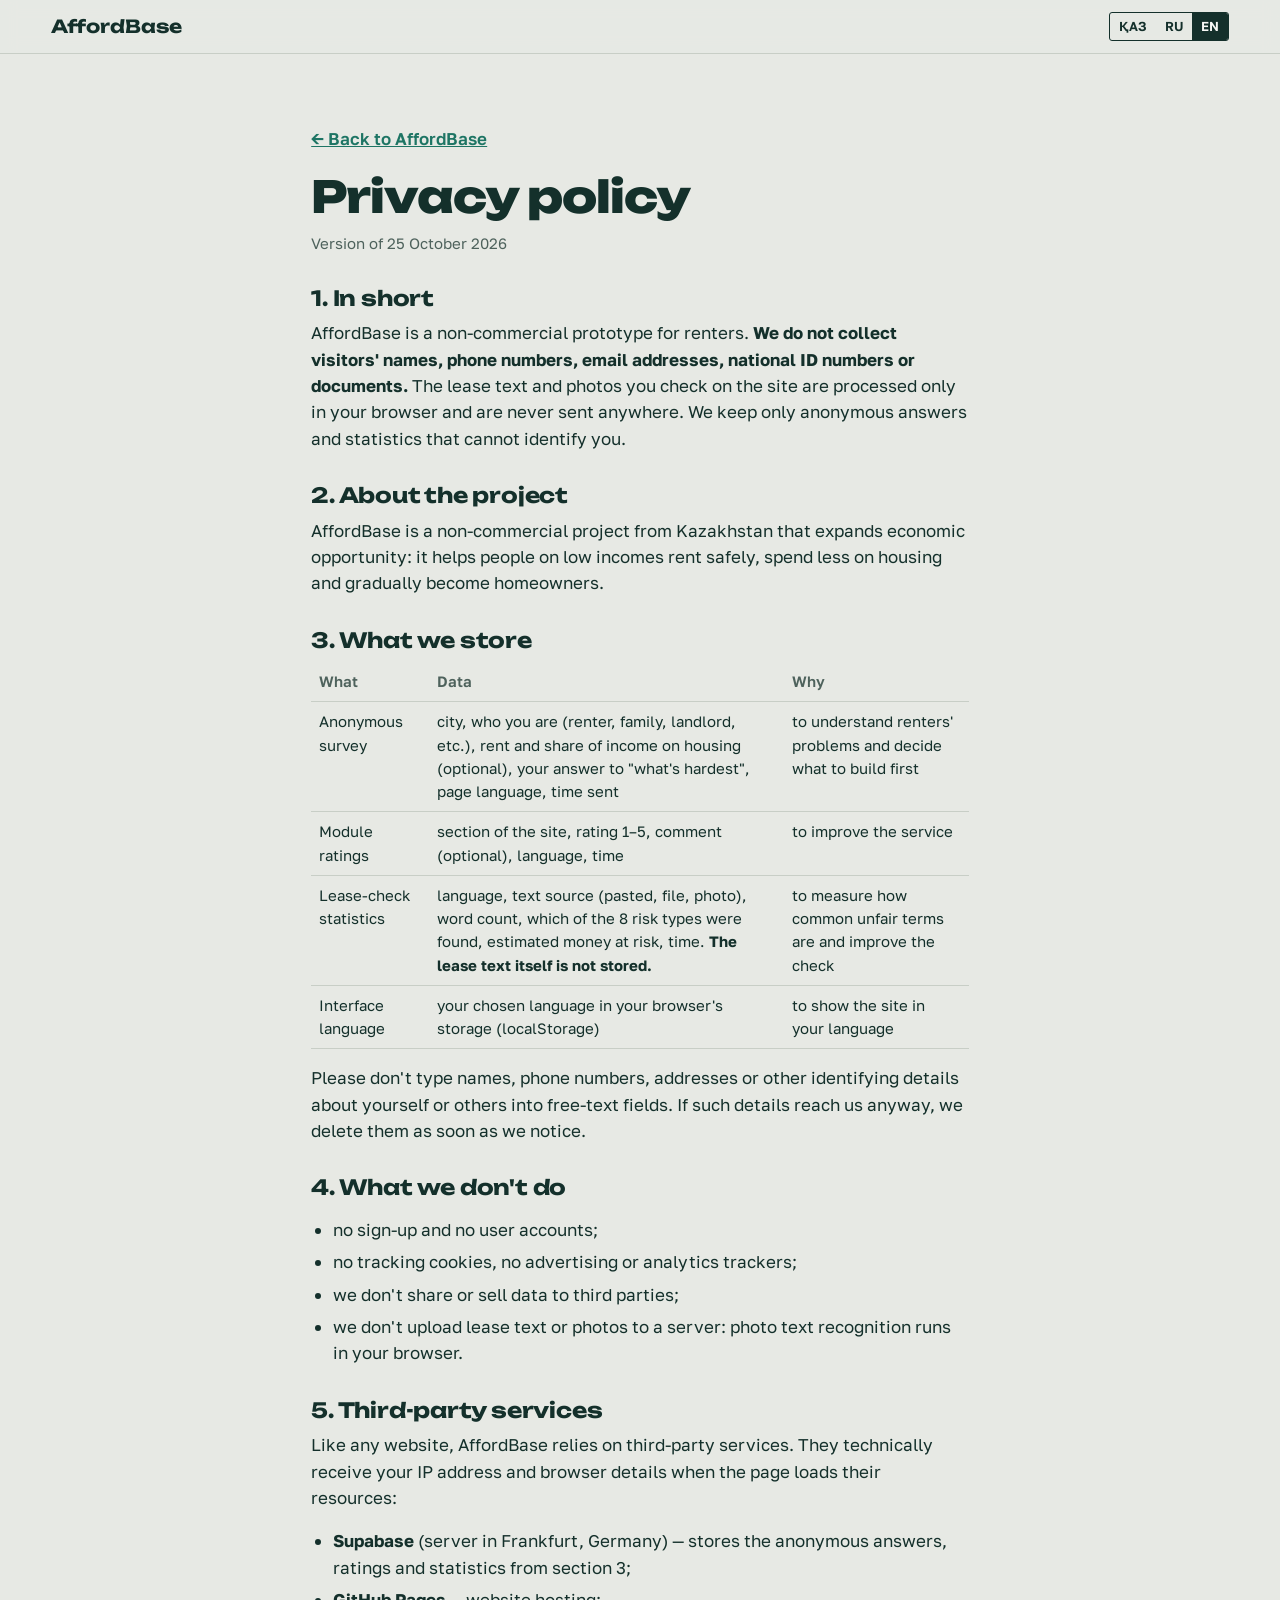
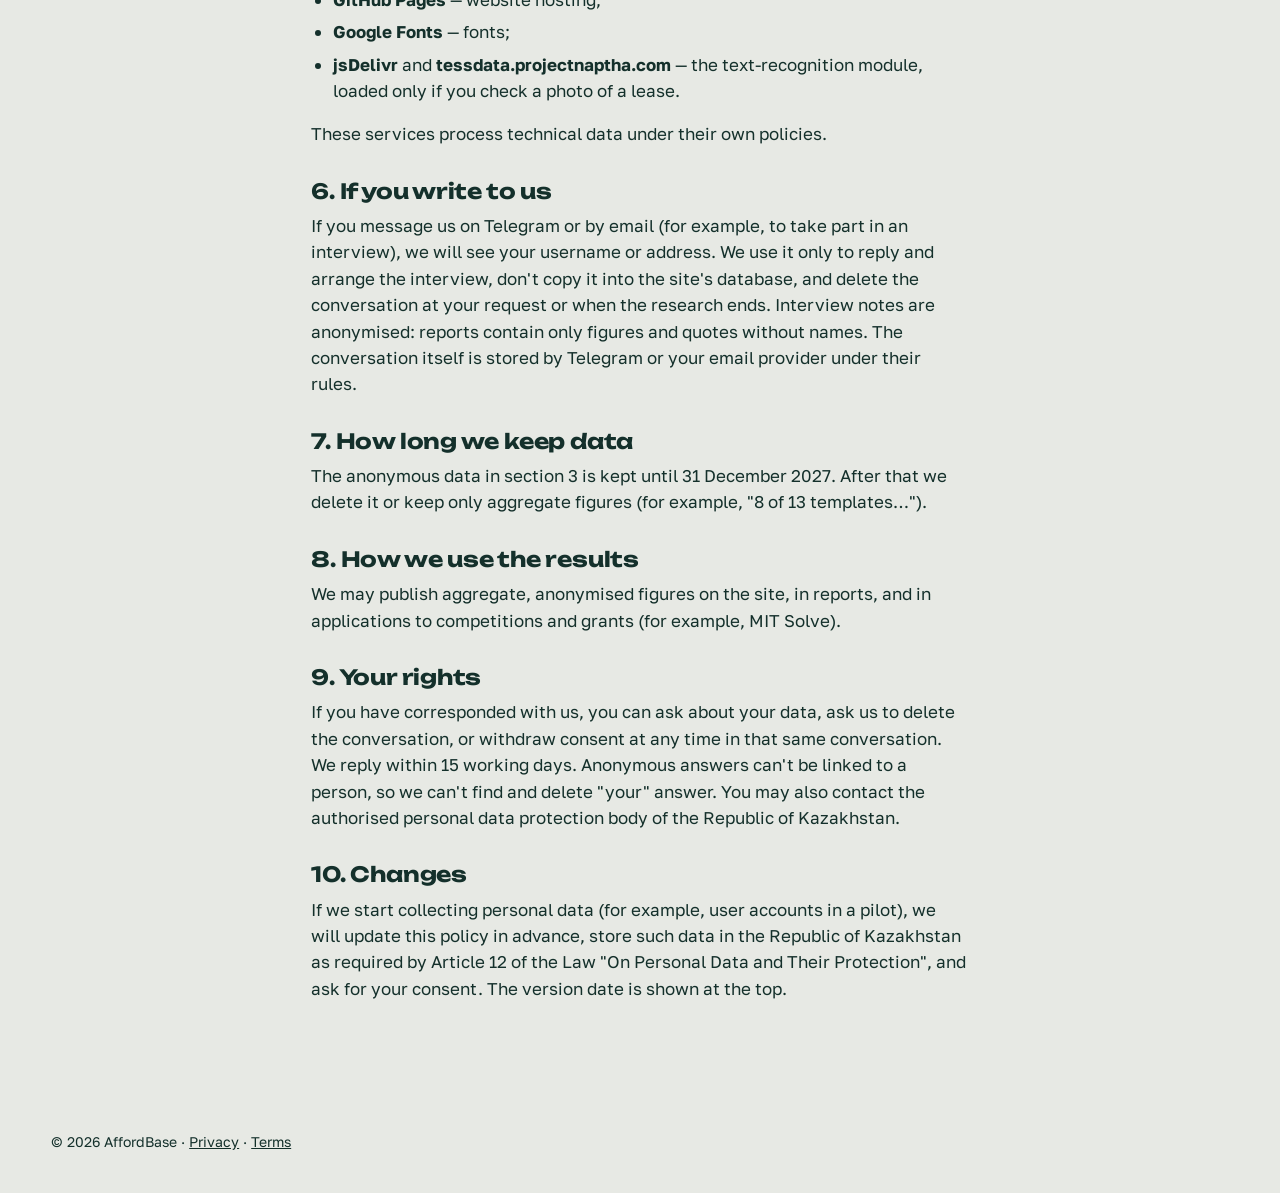
<file: privacy.html>
<!doctype html>
<html lang="en">
<head>
  <meta charset="utf-8">
  <meta name="viewport" content="width=device-width, initial-scale=1">
  <title data-ru="Политика конфиденциальности — AffordBase" data-kk="Құпиялылық саясаты — AffordBase">Privacy policy — AffordBase</title>
  <link rel="preconnect" href="https://fonts.googleapis.com">
  <link rel="preconnect" href="https://fonts.gstatic.com" crossorigin>
  <link href="https://fonts.googleapis.com/css2?family=Unbounded:wght@500;700;800&family=Montserrat:wght@700;800&family=Golos+Text:wght@400;500;600;700&display=swap" rel="stylesheet">
  <link rel="stylesheet" href="css/styles.css">
  <link rel="icon" href="data:image/svg+xml,%3Csvg xmlns='http://www.w3.org/2000/svg' viewBox='0 0 30 30'%3E%3Crect width='30' height='30' fill='%2314302B'/%3E%3Crect x='4' y='14' width='6' height='6' fill='%23F0BE2C'/%3E%3Crect x='12' y='14' width='6' height='6' fill='%23E7E9E4'/%3E%3Crect x='20' y='14' width='6' height='6' fill='%23E7E9E4'/%3E%3Crect x='12' y='6' width='6' height='6' fill='%23E7E9E4'/%3E%3Crect x='4' y='22' width='6' height='4' fill='%23E7E9E4'/%3E%3Crect x='12' y='22' width='6' height='4' fill='%23F0BE2C'/%3E%3Crect x='20' y='22' width='6' height='4' fill='%23E7E9E4'/%3E%3C/svg%3E">
</head>
<body>
<header class="top">
  <a class="brand" href="index.html"><span>AffordBase</span></a>
  <div class="lang" role="group" aria-label="Language" data-ru-aria-label="Язык" data-kk-aria-label="Тіл" style="margin-left:auto">
    <a href="?lang=kk" data-lang="kk" hreflang="kk">ҚАЗ</a>
    <a href="?lang=ru" data-lang="ru" hreflang="ru">RU</a>
    <a href="?lang=en" data-lang="en" hreflang="en">EN</a>
  </div>
</header>

<main class="legal">
<a class="back" href="index.html" data-ru="← На главную" data-kk="← Басты бетке">← Back to AffordBase</a>

<!-- ===================== RU ===================== -->
<article data-only="ru" hidden>
  <h1>Политика конфиденциальности</h1>
  <p class="updated">Редакция от 25 октября 2026 года</p>

  <h2>1. Коротко</h2>
  <p>AffordBase — некоммерческий прототип сервиса для арендаторов. <b>Мы не собираем имена, телефоны, адреса электронной почты, ИИН и документы посетителей.</b> Текст договора и фотографии, которые вы проверяете на сайте, обрабатываются только в вашем браузере и никуда не отправляются. Мы сохраняем только анонимные ответы и статистику, по которым нельзя установить, кто вы.</p>

  <h2>2. О проекте</h2>
  <p>AffordBase — некоммерческий проект из Казахстана, который расширяет экономические возможности людей: помогает тем, у кого невысокий доход, снимать жильё безопасно, тратить на него меньше и постепенно становиться собственниками.</p>

  <h2>3. Что мы сохраняем</h2>
  <table>
    <tr><th>Что</th><th>Какие данные</th><th>Зачем</th></tr>
    <tr><td>Анонимный опрос</td><td>город, кто вы (арендатор, семья, арендодатель и т.д.), сумма аренды и доля дохода на жильё (по желанию), ответ на вопрос «что сложнее всего», язык страницы, время отправки</td><td>понять проблемы арендаторов и решить, что строить в первую очередь</td></tr>
    <tr><td>Оценки модулей</td><td>раздел сайта, оценка от 1 до 5, комментарий (по желанию), язык, время</td><td>улучшать сервис</td></tr>
    <tr><td>Статистика проверок договоров</td><td>язык, источник текста (вставлен, файл, фото), число слов, какие из 8 типов рискованных условий найдены, оценка суммы под риском, время. <b>Текст договора не сохраняется.</b></td><td>измерять, как часто встречаются опасные условия, и улучшать проверку</td></tr>
    <tr><td>Язык интерфейса</td><td>выбранный язык в памяти вашего браузера (localStorage)</td><td>показывать сайт на вашем языке</td></tr>
  </table>
  <p>Пожалуйста, не пишите в свободных полях имена, телефоны, адреса и другие данные, по которым можно узнать вас или других людей. Если такие данные всё же попадут к нам, мы удалим их, как только заметим.</p>

  <h2>4. Чего мы не делаем</h2>
  <ul>
    <li>не просим регистрироваться и не создаём учётные записи;</li>
    <li>не используем cookies для отслеживания и не подключаем рекламные и аналитические счётчики;</li>
    <li>не передаём и не продаём данные третьим лицам;</li>
    <li>не загружаем текст договора и фотографии на сервер: распознавание текста с фото работает в вашем браузере.</li>
  </ul>

  <h2>5. Сторонние сервисы</h2>
  <p>Как и любой сайт, AffordBase работает через сторонние сервисы. Они технически получают ваш IP-адрес и сведения о браузере, когда страница загружает их ресурсы:</p>
  <ul>
    <li><b>Supabase</b> (сервер в Германии, Франкфурт) — хранит анонимные ответы, оценки и статистику из раздела 3;</li>
    <li><b>GitHub Pages</b> — хостинг сайта;</li>
    <li><b>Google Fonts</b> — шрифты;</li>
    <li><b>jsDelivr</b> и <b>tessdata.projectnaptha.com</b> — модуль распознавания текста; загружаются, только если вы проверяете фото договора.</li>
  </ul>
  <p>Эти сервисы обрабатывают технические данные по своим правилам.</p>

  <h2>6. Если вы пишете нам сами</h2>
  <p>Если вы напишете нам в Telegram или на почту (например, чтобы участвовать в интервью), мы увидим ваше имя пользователя или адрес. Мы используем их только для ответа и договорённости об интервью, не переносим в базу данных сайта и удаляем переписку по вашей просьбе или после окончания исследования. Записи интервью мы обезличиваем: в отчётах остаются только цифры и цитаты без имён. Переписка хранится в Telegram или почтовом сервисе по их правилам.</p>

  <h2>7. Сколько храним</h2>
  <p>Анонимные данные из раздела 3 хранятся до 31 декабря 2027 года. Затем мы их удаляем или оставляем только итоговые цифры (например, «в 8 из 13 шаблонов…»).</p>

  <h2>8. Как используем результаты</h2>
  <p>Итоговые, обезличенные цифры мы можем публиковать на сайте, в отчётах и заявках на конкурсы и гранты (например, MIT Solve).</p>

  <h2>9. Ваши права</h2>
  <p>Если вы переписывались с нами, вы можете в любой момент в той же переписке задать вопрос о данных, попросить её удалить или отозвать согласие. Мы ответим в течение 15 рабочих дней. Анонимные ответы нельзя связать с конкретным человеком, поэтому найти и удалить «ваш» ответ мы не сможем. Вы также вправе обратиться в уполномоченный орган по защите персональных данных Республики Казахстан.</p>

  <h2>10. Изменения</h2>
  <p>Если мы начнём собирать персональные данные (например, для учётных записей в пилоте), мы заранее обновим эту политику, будем хранить такие данные на территории Республики Казахстан, как требует статья 12 Закона РК «О персональных данных и их защите», и будем запрашивать ваше согласие. Дата редакции указана вверху.</p>
</article>

<!-- ===================== EN ===================== -->
<article data-only="en">
  <h1>Privacy policy</h1>
  <p class="updated">Version of 25 October 2026</p>

  <h2>1. In short</h2>
  <p>AffordBase is a non-commercial prototype for renters. <b>We do not collect visitors' names, phone numbers, email addresses, national ID numbers or documents.</b> The lease text and photos you check on the site are processed only in your browser and are never sent anywhere. We keep only anonymous answers and statistics that cannot identify you.</p>

  <h2>2. About the project</h2>
  <p>AffordBase is a non-commercial project from Kazakhstan that expands economic opportunity: it helps people on low incomes rent safely, spend less on housing and gradually become homeowners.</p>

  <h2>3. What we store</h2>
  <table>
    <tr><th>What</th><th>Data</th><th>Why</th></tr>
    <tr><td>Anonymous survey</td><td>city, who you are (renter, family, landlord, etc.), rent and share of income on housing (optional), your answer to "what's hardest", page language, time sent</td><td>to understand renters' problems and decide what to build first</td></tr>
    <tr><td>Module ratings</td><td>section of the site, rating 1–5, comment (optional), language, time</td><td>to improve the service</td></tr>
    <tr><td>Lease-check statistics</td><td>language, text source (pasted, file, photo), word count, which of the 8 risk types were found, estimated money at risk, time. <b>The lease text itself is not stored.</b></td><td>to measure how common unfair terms are and improve the check</td></tr>
    <tr><td>Interface language</td><td>your chosen language in your browser's storage (localStorage)</td><td>to show the site in your language</td></tr>
  </table>
  <p>Please don't type names, phone numbers, addresses or other identifying details about yourself or others into free-text fields. If such details reach us anyway, we delete them as soon as we notice.</p>

  <h2>4. What we don't do</h2>
  <ul>
    <li>no sign-up and no user accounts;</li>
    <li>no tracking cookies, no advertising or analytics trackers;</li>
    <li>we don't share or sell data to third parties;</li>
    <li>we don't upload lease text or photos to a server: photo text recognition runs in your browser.</li>
  </ul>

  <h2>5. Third-party services</h2>
  <p>Like any website, AffordBase relies on third-party services. They technically receive your IP address and browser details when the page loads their resources:</p>
  <ul>
    <li><b>Supabase</b> (server in Frankfurt, Germany) — stores the anonymous answers, ratings and statistics from section 3;</li>
    <li><b>GitHub Pages</b> — website hosting;</li>
    <li><b>Google Fonts</b> — fonts;</li>
    <li><b>jsDelivr</b> and <b>tessdata.projectnaptha.com</b> — the text-recognition module, loaded only if you check a photo of a lease.</li>
  </ul>
  <p>These services process technical data under their own policies.</p>

  <h2>6. If you write to us</h2>
  <p>If you message us on Telegram or by email (for example, to take part in an interview), we will see your username or address. We use it only to reply and arrange the interview, don't copy it into the site's database, and delete the conversation at your request or when the research ends. Interview notes are anonymised: reports contain only figures and quotes without names. The conversation itself is stored by Telegram or your email provider under their rules.</p>

  <h2>7. How long we keep data</h2>
  <p>The anonymous data in section 3 is kept until 31 December 2027. After that we delete it or keep only aggregate figures (for example, "8 of 13 templates…").</p>

  <h2>8. How we use the results</h2>
  <p>We may publish aggregate, anonymised figures on the site, in reports, and in applications to competitions and grants (for example, MIT Solve).</p>

  <h2>9. Your rights</h2>
  <p>If you have corresponded with us, you can ask about your data, ask us to delete the conversation, or withdraw consent at any time in that same conversation. We reply within 15 working days. Anonymous answers can't be linked to a person, so we can't find and delete "your" answer. You may also contact the authorised personal data protection body of the Republic of Kazakhstan.</p>

  <h2>10. Changes</h2>
  <p>If we start collecting personal data (for example, user accounts in a pilot), we will update this policy in advance, store such data in the Republic of Kazakhstan as required by Article 12 of the Law "On Personal Data and Their Protection", and ask for your consent. The version date is shown at the top.</p>
</article>

<!-- ===================== KK ===================== -->
<article data-only="kk" hidden>
  <h1>Құпиялылық саясаты</h1>
  <p class="updated">2026 жылғы 25 қазандағы редакция</p>

  <h2>1. Қысқаша</h2>
  <p>AffordBase — жалдаушыларға арналған коммерциялық емес прототип. <b>Біз келушілердің аты-жөнін, телефонын, электрондық поштасын, ЖСН-ін және құжаттарын жинамаймыз.</b> Сайтта тексеретін шарт мәтіні мен фотосуреттер тек сіздің браузеріңізде өңделеді және ешқайда жіберілмейді. Біз тек сізді анықтауға болмайтын анонимді жауаптар мен статистиканы сақтаймыз.</p>

  <h2>2. Жоба туралы</h2>
  <p>AffordBase — адамдардың экономикалық мүмкіндіктерін кеңейтетін Қазақстандағы коммерциялық емес жоба: ол табысы төмен адамдарға баспананы қауіпсіз жалдауға, оған азырақ жұмсауға және біртіндеп меншік иесі болуға көмектеседі.</p>

  <h2>3. Біз нені сақтаймыз</h2>
  <table>
    <tr><th>Не</th><th>Қандай деректер</th><th>Не үшін</th></tr>
    <tr><td>Анонимді сауалнама</td><td>қала, сіз кімсіз (жалдаушы, отбасы, пәтер иесі және т.б.), жалдау ақысы мен табыстың баспанаға кететін үлесі (қаласаңыз), «ең қиыны не» сұрағына жауап, бет тілі, жіберу уақыты</td><td>жалдаушылардың мәселелерін түсіну және алдымен нені жасау керектігін шешу</td></tr>
    <tr><td>Модульдерді бағалау</td><td>сайт бөлімі, 1-ден 5-ке дейінгі баға, пікір (қаласаңыз), тіл, уақыт</td><td>сервисті жақсарту</td></tr>
    <tr><td>Шарт тексерулерінің статистикасы</td><td>тіл, мәтін көзі (қойылған, файл, фото), сөз саны, 8 қауіп түрінің қайсысы табылғаны, тәуекелдегі сома бағасы, уақыт. <b>Шарт мәтіні сақталмайды.</b></td><td>қауіпті талаптардың қаншалықты жиі кездесетінін өлшеу және тексеруді жақсарту</td></tr>
    <tr><td>Интерфейс тілі</td><td>таңдалған тіл браузер жадында (localStorage)</td><td>сайтты сіздің тіліңізде көрсету</td></tr>
  </table>
  <p>Еркін жауап жолдарына өзіңіздің немесе басқа адамдардың аты-жөнін, телефонын, мекенжайын және анықтауға болатын басқа деректерді жазбаңыз. Мұндай деректер бізге бәрібір түссе, байқаған бойда жоямыз.</p>

  <h2>4. Біз не істемейміз</h2>
  <ul>
    <li>тіркелуді сұрамаймыз және есептік жазба жасамаймыз;</li>
    <li>бақылау cookie файлдарын, жарнамалық және аналитикалық есептегіштерді қолданбаймыз;</li>
    <li>деректерді үшінші тұлғаларға бермейміз және сатпаймыз;</li>
    <li>шарт мәтіні мен фотосуреттерді серверге жүктемейміз: фотодағы мәтінді тану браузеріңізде жұмыс істейді.</li>
  </ul>

  <h2>5. Үшінші тарап сервистері</h2>
  <p>Кез келген сайт сияқты, AffordBase үшінші тарап сервистері арқылы жұмыс істейді. Бет олардың ресурстарын жүктегенде, олар техникалық тұрғыдан IP-мекенжайыңыз бен браузер туралы мәліметтерді алады:</p>
  <ul>
    <li><b>Supabase</b> (сервер Германияда, Франкфурт) — 3-бөлімдегі анонимді жауаптарды, бағаларды және статистиканы сақтайды;</li>
    <li><b>GitHub Pages</b> — сайт хостингі;</li>
    <li><b>Google Fonts</b> — қаріптер;</li>
    <li><b>jsDelivr</b> және <b>tessdata.projectnaptha.com</b> — мәтінді тану модулі; шарттың фотосын тексерген жағдайда ғана жүктеледі.</li>
  </ul>
  <p>Бұл сервистер техникалық деректерді өз ережелері бойынша өңдейді.</p>

  <h2>6. Бізге өзіңіз жазсаңыз</h2>
  <p>Telegram-да немесе поштада бізге жазсаңыз (мысалы, сұхбатқа қатысу үшін), біз пайдаланушы атыңызды немесе мекенжайыңызды көреміз. Оларды тек жауап беру және сұхбат уақытын келісу үшін пайдаланамыз, сайт дерекқорына көшірмейміз және хат алмасуды сіздің өтінішіңіз бойынша немесе зерттеу аяқталғаннан кейін жоямыз. Сұхбат жазбалары иесіздендіріледі: есептерде тек есімсіз сандар мен дәйексөздер қалады. Хат алмасу Telegram немесе пошта сервисінде олардың ережелері бойынша сақталады.</p>

  <h2>7. Қанша уақыт сақтаймыз</h2>
  <p>3-бөлімдегі анонимді деректер 2027 жылғы 31 желтоқсанға дейін сақталады. Одан кейін біз оларды жоямыз немесе тек жиынтық сандарды қалдырамыз (мысалы, «13 үлгінің 8-інде…»).</p>

  <h2>8. Нәтижелерді қалай пайдаланамыз</h2>
  <p>Жиынтық, иесіздендірілген сандарды сайтта, есептерде және байқауларға, гранттарға берілетін өтінімдерде (мысалы, MIT Solve) жариялауымыз мүмкін.</p>

  <h2>9. Сіздің құқықтарыңыз</h2>
  <p>Егер бізбен хат алмассаңыз, кез келген уақытта сол хат алмасуда деректер туралы сұрақ қоюға, оны жоюды сұрауға немесе келісімді кері қайтарып алуға болады. Біз 15 жұмыс күні ішінде жауап береміз. Анонимді жауаптарды нақты адаммен байланыстыру мүмкін емес, сондықтан «сіздің» жауабыңызды тауып, жоя алмаймыз. Сондай-ақ Қазақстан Республикасының дербес деректерді қорғау жөніндегі уәкілетті органына жүгінуге құқығыңыз бар.</p>

  <h2>10. Өзгерістер</h2>
  <p>Егер біз дербес деректерді жинай бастасақ (мысалы, пилоттағы есептік жазбалар үшін), бұл саясатты алдын ала жаңартамыз, «Дербес деректер және оларды қорғау туралы» Заңның 12-бабына сәйкес мұндай деректерді Қазақстан Республикасының аумағында сақтаймыз және келісіміңізді сұраймыз. Редакция күні жоғарыда көрсетілген.</p>
</article>
</main>

<footer class="foot">
  <p>© 2026 AffordBase · <a href="privacy.html" data-ru="Конфиденциальность" data-kk="Құпиялылық">Privacy</a> · <a href="terms.html" data-ru="Условия использования" data-kk="Пайдалану шарттары">Terms</a></p>
</footer>

<script src="js/i18n.js"></script>
</body>
</html>
</file>
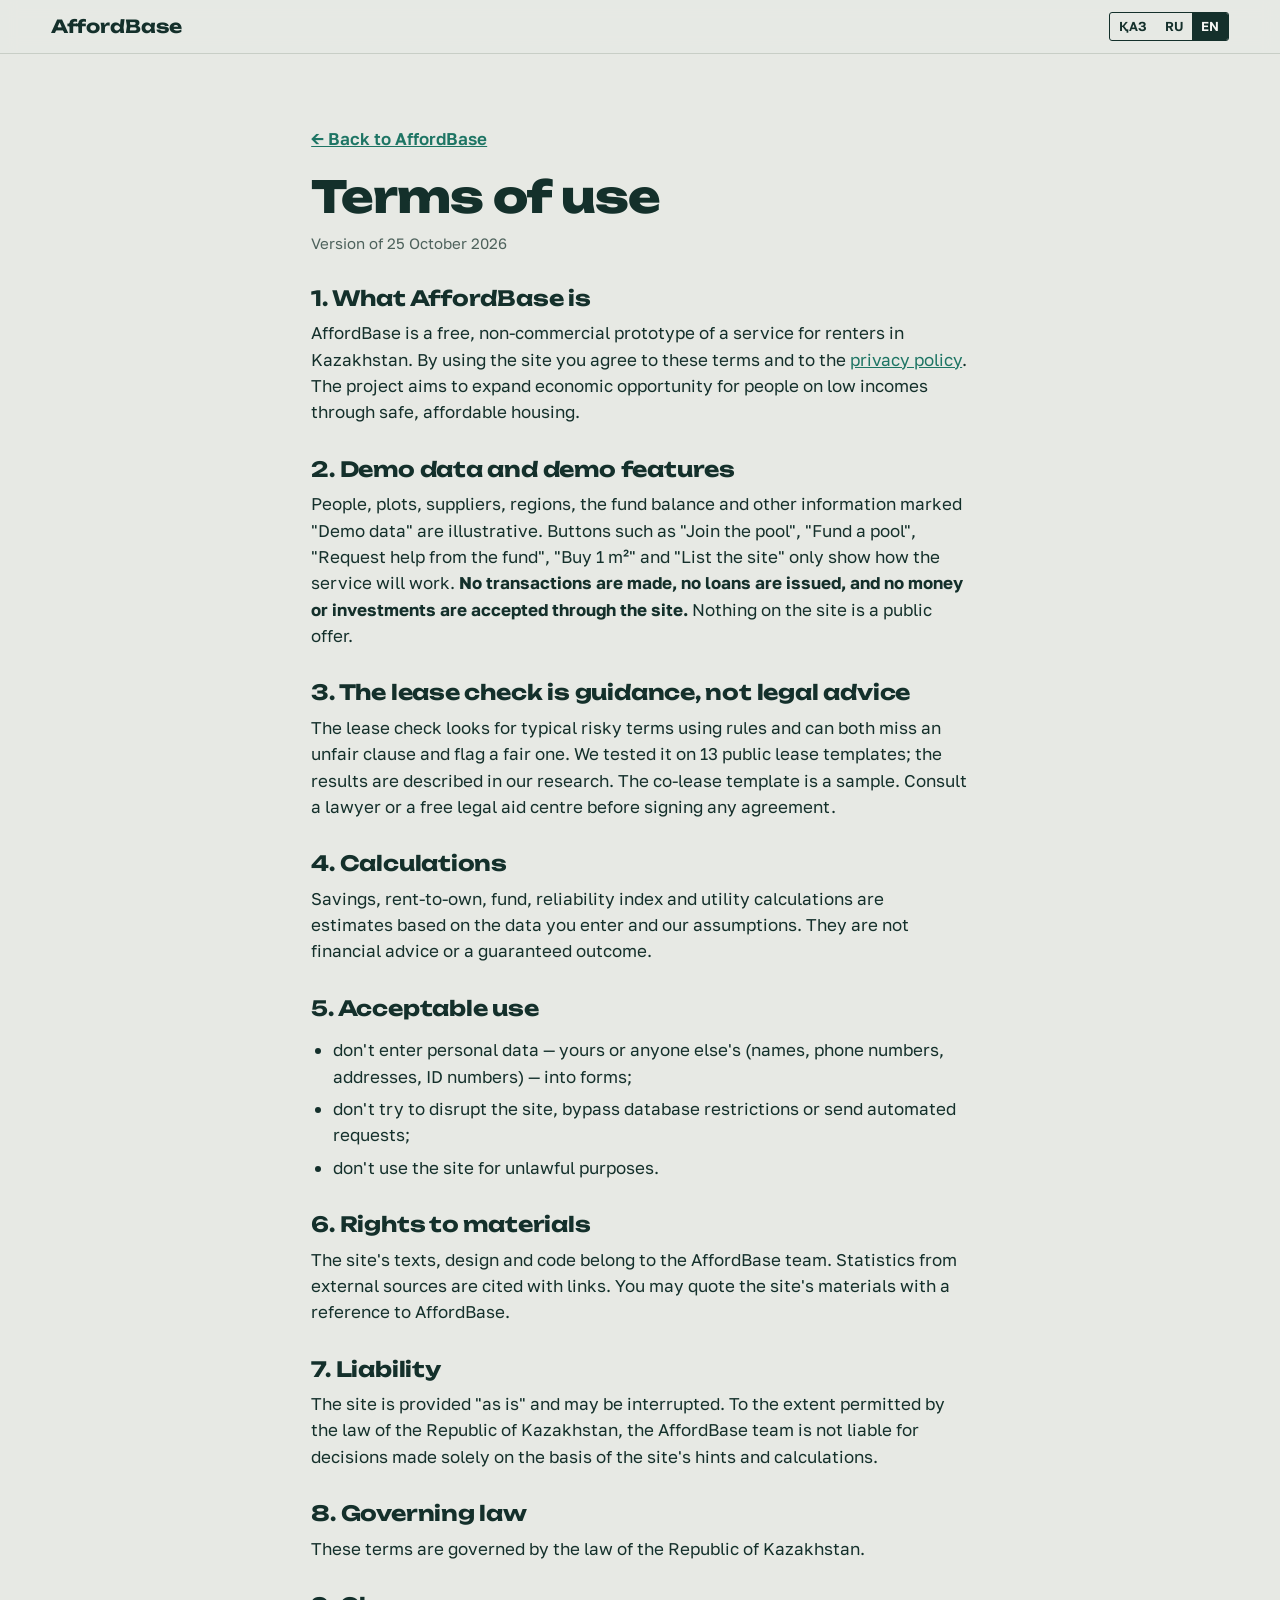
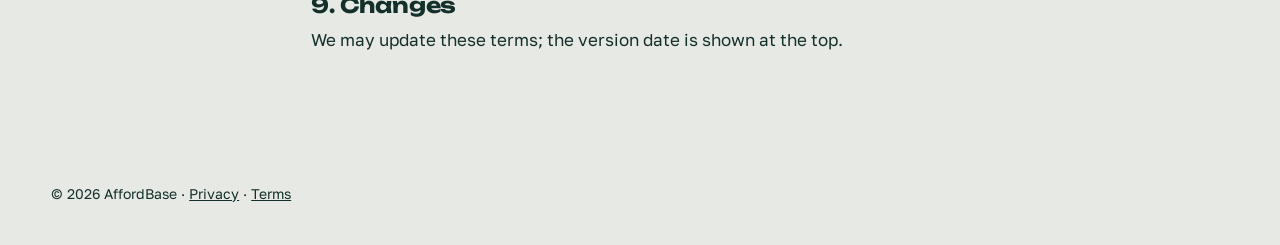
<file: terms.html>
<!doctype html>
<html lang="en">
<head>
  <meta charset="utf-8">
  <meta name="viewport" content="width=device-width, initial-scale=1">
  <title data-ru="Условия использования — AffordBase" data-kk="Пайдалану шарттары — AffordBase">Terms of use — AffordBase</title>
  <link rel="preconnect" href="https://fonts.googleapis.com">
  <link rel="preconnect" href="https://fonts.gstatic.com" crossorigin>
  <link href="https://fonts.googleapis.com/css2?family=Unbounded:wght@500;700;800&family=Montserrat:wght@700;800&family=Golos+Text:wght@400;500;600;700&display=swap" rel="stylesheet">
  <link rel="stylesheet" href="css/styles.css">
  <link rel="icon" href="data:image/svg+xml,%3Csvg xmlns='http://www.w3.org/2000/svg' viewBox='0 0 30 30'%3E%3Crect width='30' height='30' fill='%2314302B'/%3E%3Crect x='4' y='14' width='6' height='6' fill='%23F0BE2C'/%3E%3Crect x='12' y='14' width='6' height='6' fill='%23E7E9E4'/%3E%3Crect x='20' y='14' width='6' height='6' fill='%23E7E9E4'/%3E%3Crect x='12' y='6' width='6' height='6' fill='%23E7E9E4'/%3E%3Crect x='4' y='22' width='6' height='4' fill='%23E7E9E4'/%3E%3Crect x='12' y='22' width='6' height='4' fill='%23F0BE2C'/%3E%3Crect x='20' y='22' width='6' height='4' fill='%23E7E9E4'/%3E%3C/svg%3E">
</head>
<body>
<header class="top">
  <a class="brand" href="index.html"><span>AffordBase</span></a>
  <div class="lang" role="group" aria-label="Language" data-ru-aria-label="Язык" data-kk-aria-label="Тіл" style="margin-left:auto">
    <a href="?lang=kk" data-lang="kk" hreflang="kk">ҚАЗ</a>
    <a href="?lang=ru" data-lang="ru" hreflang="ru">RU</a>
    <a href="?lang=en" data-lang="en" hreflang="en">EN</a>
  </div>
</header>

<main class="legal">
<a class="back" href="index.html" data-ru="← На главную" data-kk="← Басты бетке">← Back to AffordBase</a>

<!-- ===================== RU ===================== -->
<article data-only="ru" hidden>
  <h1>Условия использования</h1>
  <p class="updated">Редакция от 25 октября 2026 года</p>

  <h2>1. Что такое AffordBase</h2>
  <p>AffordBase — бесплатный некоммерческий прототип сервиса для арендаторов в Казахстане. Пользуясь сайтом, вы соглашаетесь с этими условиями и с <a href="privacy.html">политикой конфиденциальности</a>. Цель проекта — расширить экономические возможности людей с невысоким доходом через доступное и безопасное жильё.</p>

  <h2>2. Демо-данные и демонстрационные функции</h2>
  <p>Люди, участки, поставщики, регионы, баланс фонда и другие сведения с пометкой «Демо-данные» — условные. Кнопки «Вступить в пул», «Профинансировать пул», «Запросить помощь фонда», «Выкупить 1 м²», «Разместить объект» и подобные только показывают, как будет работать сервис. <b>Через сайт не заключаются сделки, не выдаются займы, не принимаются деньги и инвестиции.</b> Информация на сайте не является публичной офертой.</p>

  <h2>3. Проверка договора — подсказка, а не юридическая консультация</h2>
  <p>Проверка договора ищет типовые рискованные условия по правилам и может как пропустить опасный пункт, так и отметить безопасный. Мы проверили её на 13 публичных шаблонах договоров аренды; результаты описаны в нашем исследовании. Шаблон договора совместной аренды — образец. Перед подписанием любого договора проконсультируйтесь с юристом или обратитесь в центр бесплатной юридической помощи.</p>

  <h2>4. Расчёты</h2>
  <p>Расчёты экономии, выкупа, фонда, индекса надёжности и коммунальных платежей — оценки по введённым вами данным и нашим допущениям. Это не финансовая консультация и не гарантия результата.</p>

  <h2>5. Правила использования</h2>
  <ul>
    <li>не вводите в формы персональные данные — свои или чужие (имена, телефоны, адреса, ИИН);</li>
    <li>не пытайтесь нарушить работу сайта, обойти ограничения базы данных или отправлять автоматические запросы;</li>
    <li>не используйте сайт в незаконных целях.</li>
  </ul>

  <h2>6. Права на материалы</h2>
  <p>Тексты, дизайн и код сайта принадлежат команде AffordBase. Статистика из внешних источников приводится со ссылками на них. Можно цитировать материалы сайта со ссылкой на AffordBase.</p>

  <h2>7. Ответственность</h2>
  <p>Сайт предоставляется «как есть» и может работать с перерывами. В пределах, допускаемых законодательством Республики Казахстан, команда AffordBase не отвечает за решения, принятые только на основании подсказок и расчётов сайта.</p>

  <h2>8. Применимое право</h2>
  <p>К этим условиям применяется законодательство Республики Казахстан.</p>

  <h2>9. Изменения</h2>
  <p>Мы можем обновлять условия; дата редакции указана вверху.</p>
</article>

<!-- ===================== EN ===================== -->
<article data-only="en">
  <h1>Terms of use</h1>
  <p class="updated">Version of 25 October 2026</p>

  <h2>1. What AffordBase is</h2>
  <p>AffordBase is a free, non-commercial prototype of a service for renters in Kazakhstan. By using the site you agree to these terms and to the <a href="privacy.html">privacy policy</a>. The project aims to expand economic opportunity for people on low incomes through safe, affordable housing.</p>

  <h2>2. Demo data and demo features</h2>
  <p>People, plots, suppliers, regions, the fund balance and other information marked "Demo data" are illustrative. Buttons such as "Join the pool", "Fund a pool", "Request help from the fund", "Buy 1 m²" and "List the site" only show how the service will work. <b>No transactions are made, no loans are issued, and no money or investments are accepted through the site.</b> Nothing on the site is a public offer.</p>

  <h2>3. The lease check is guidance, not legal advice</h2>
  <p>The lease check looks for typical risky terms using rules and can both miss an unfair clause and flag a fair one. We tested it on 13 public lease templates; the results are described in our research. The co-lease template is a sample. Consult a lawyer or a free legal aid centre before signing any agreement.</p>

  <h2>4. Calculations</h2>
  <p>Savings, rent-to-own, fund, reliability index and utility calculations are estimates based on the data you enter and our assumptions. They are not financial advice or a guaranteed outcome.</p>

  <h2>5. Acceptable use</h2>
  <ul>
    <li>don't enter personal data — yours or anyone else's (names, phone numbers, addresses, ID numbers) — into forms;</li>
    <li>don't try to disrupt the site, bypass database restrictions or send automated requests;</li>
    <li>don't use the site for unlawful purposes.</li>
  </ul>

  <h2>6. Rights to materials</h2>
  <p>The site's texts, design and code belong to the AffordBase team. Statistics from external sources are cited with links. You may quote the site's materials with a reference to AffordBase.</p>

  <h2>7. Liability</h2>
  <p>The site is provided "as is" and may be interrupted. To the extent permitted by the law of the Republic of Kazakhstan, the AffordBase team is not liable for decisions made solely on the basis of the site's hints and calculations.</p>

  <h2>8. Governing law</h2>
  <p>These terms are governed by the law of the Republic of Kazakhstan.</p>

  <h2>9. Changes</h2>
  <p>We may update these terms; the version date is shown at the top.</p>
</article>

<!-- ===================== KK ===================== -->
<article data-only="kk" hidden>
  <h1>Пайдалану шарттары</h1>
  <p class="updated">2026 жылғы 25 қазандағы редакция</p>

  <h2>1. AffordBase деген не</h2>
  <p>AffordBase — Қазақстандағы жалдаушыларға арналған тегін, коммерциялық емес сервис прототипі. Сайтты пайдалану арқылы сіз осы шарттармен және <a href="privacy.html">құпиялылық саясатымен</a> келісесіз. Жобаның мақсаты — қолжетімді әрі қауіпсіз баспана арқылы табысы төмен адамдардың экономикалық мүмкіндіктерін кеңейту.</p>

  <h2>2. Демо-деректер және демонстрациялық функциялар</h2>
  <p>«Демо-деректер» белгісі бар адамдар, учаскелер, жеткізушілер, өңірлер, қор балансы және басқа мәліметтер шартты. «Пулға кіру», «Пулды қаржыландыру», «Қордан көмек сұрау», «1 м² сатып алу», «Нысанды орналастыру» сияқты батырмалар сервистің қалай жұмыс істейтінін ғана көрсетеді. <b>Сайт арқылы мәмілелер жасалмайды, қарыз берілмейді, ақша мен инвестиция қабылданбайды.</b> Сайттағы ақпарат жария оферта болып табылмайды.</p>

  <h2>3. Шартты тексеру — заңгерлік кеңес емес, көмекші нұсқау</h2>
  <p>Шартты тексеру ережелер бойынша типтік қауіпті талаптарды іздейді және қауіпті тармақты өткізіп алуы да, қауіпсіз тармақты белгілеуі де мүмкін. Біз оны 13 жария жалдау шарты үлгісінде тексердік; нәтижелер біздің зерттеуімізде сипатталған. Бірлескен жалдау шартының үлгісі — тек үлгі. Кез келген шартқа қол қоймас бұрын заңгермен кеңесіңіз немесе тегін заң көмегі орталығына жүгініңіз.</p>

  <h2>4. Есептеулер</h2>
  <p>Үнем, сатып алу, қор, сенімділік индексі және коммуналдық төлемдер есептері сіз енгізген деректер мен біздің болжамдарымызға негізделген бағалау ғана. Бұл қаржылық кеңес те, нәтиженің кепілі де емес.</p>

  <h2>5. Пайдалану ережелері</h2>
  <ul>
    <li>формаларға өзіңіздің немесе басқалардың дербес деректерін (аты-жөні, телефон, мекенжай, ЖСН) енгізбеңіз;</li>
    <li>сайттың жұмысын бұзуға, дерекқор шектеулерін айналып өтуге немесе автоматты сұраулар жіберуге тырыспаңыз;</li>
    <li>сайтты заңсыз мақсаттарда пайдаланбаңыз.</li>
  </ul>

  <h2>6. Материалдарға құқық</h2>
  <p>Сайттың мәтіндері, дизайны мен коды AffordBase командасына тиесілі. Сыртқы дереккөздердің статистикасы сілтемелерімен келтіріледі. Сайт материалдарын AffordBase-ке сілтеме жасай отырып дәйексөз ретінде пайдалануға болады.</p>

  <h2>7. Жауапкершілік</h2>
  <p>Сайт «сол күйінде» ұсынылады және үзілістермен жұмыс істеуі мүмкін. Қазақстан Республикасының заңнамасы рұқсат ететін шекте AffordBase командасы тек сайттың кеңестері мен есептеулеріне сүйеніп қабылданған шешімдер үшін жауап бермейді.</p>

  <h2>8. Қолданылатын құқық</h2>
  <p>Бұл шарттарға Қазақстан Республикасының заңнамасы қолданылады.</p>

  <h2>9. Өзгерістер</h2>
  <p>Біз шарттарды жаңартуымыз мүмкін; редакция күні жоғарыда көрсетілген.</p>
</article>
</main>

<footer class="foot">
  <p>© 2026 AffordBase · <a href="privacy.html" data-ru="Конфиденциальность" data-kk="Құпиялылық">Privacy</a> · <a href="terms.html" data-ru="Условия использования" data-kk="Пайдалану шарттары">Terms</a></p>
</footer>

<script src="js/i18n.js"></script>
</body>
</html>
</file>
<file: css/styles.css>
:root {
  --concrete: #E7E9E4;
  --paper: #F7F8F5;
  --ink: #14302B;
  --ink-2: #4E625C;
  --line: #C8CEC6;
  --teal: #1E7564;
  --teal-2: #DCEBE6;
  --signal: #F0BE2C;
  --signal-2: #FBEFC7;
  --brick: #B4452C;
  --brick-2: #F6DED7;
  --sky: #5B8DB8;
  --plum: #8A5A86;
  --night: #14302B;

  --r-sm: 3px;
  --r-md: 6px;
  --gutter: clamp(16px, 4vw, 56px);
  --display: "Unbounded", "Arial Black", sans-serif;
  --body: "Golos Text", "Segoe UI", system-ui, sans-serif;
}
/* В Unbounded нет казахских букв (ә, ғ, қ, ң, ө, ұ, ү, һ, і) */
html[lang="kk"] { --display: "Montserrat", "Arial Black", sans-serif; }

*, *::before, *::after { box-sizing: border-box; }
html { scroll-behavior: smooth; scroll-padding-top: 72px; }
@media (prefers-reduced-motion: reduce) {
  html { scroll-behavior: auto; }
  *, *::before, *::after { animation: none !important; transition: none !important; }
}

body {
  margin: 0;
  background: var(--concrete);
  color: var(--ink);
  font-family: var(--body);
  font-size: 17px;
  line-height: 1.55;
  -webkit-font-smoothing: antialiased;
}

h1, h2, h3 { font-family: var(--display); line-height: 1.12; margin: 0; letter-spacing: -0.01em; }
h1 { font-size: clamp(34px, 5.4vw, 68px); font-weight: 800; letter-spacing: -0.025em; }
h2 { font-size: clamp(24px, 3vw, 38px); font-weight: 700; }
h3 { font-size: 17px; font-weight: 700; margin-bottom: 12px; letter-spacing: 0; }
p { margin: 0 0 1em; }
a { color: var(--teal); }
.muted { color: var(--ink-2); }
.small { font-size: 14px; }
.sr-only { position: absolute; width: 1px; height: 1px; overflow: hidden; clip: rect(0 0 0 0); white-space: nowrap; }

:focus-visible { outline: 3px solid var(--signal); outline-offset: 2px; }

.skip { position: absolute; left: -999px; top: 8px; background: var(--ink); color: #fff; padding: 8px 12px; z-index: 50; }
.skip:focus { left: 8px; }

/* Header */
.top {
  position: sticky; top: 0; z-index: 20;
  display: flex; align-items: center; gap: 24px;
  padding: 12px var(--gutter);
  background: color-mix(in srgb, var(--concrete) 92%, transparent);
  backdrop-filter: blur(8px);
  border-bottom: 1px solid var(--line);
}
.brand { display: flex; align-items: center; gap: 10px; text-decoration: none; color: var(--ink); font-family: var(--display); font-weight: 700; font-size: 18px; }
.brand-mark { width: 30px; height: 30px; }
.nav { display: flex; gap: 4px; margin-left: auto; flex-wrap: wrap; }
.nav a { color: var(--ink); text-decoration: none; font-weight: 500; font-size: 15px; padding: 6px 10px; border-radius: var(--r-sm); }
.nav a:hover { background: var(--paper); }
.nav-toggle { display: none; margin-left: auto; }

/* Buttons */
.btn {
  display: inline-flex; align-items: center; justify-content: center;
  font: 600 16px/1 var(--body);
  padding: 14px 20px; border-radius: var(--r-sm);
  border: 2px solid var(--ink); cursor: pointer; text-decoration: none;
  transition: transform .12s ease, background .12s ease;
}
.btn:active { transform: translateY(1px); }
.btn-primary { background: var(--ink); color: var(--paper); }
.btn-primary:hover { background: var(--teal); border-color: var(--teal); }
.btn-ghost { background: transparent; color: var(--ink); }
.btn-ghost:hover { background: var(--paper); }
.btn-signal { background: var(--signal); color: var(--ink); }
.btn-signal:hover { background: #F5CD55; }
.btn-danger { background: var(--brick); border-color: var(--brick); color: #fff; }
.btn-danger:hover { background: #9A3923; }
.btn:disabled { opacity: .5; cursor: not-allowed; }

/* Hero */
.hero {
  display: grid; grid-template-columns: 1.05fr 1fr; gap: clamp(28px, 5vw, 72px);
  padding: clamp(40px, 7vw, 96px) var(--gutter) 48px;
  align-items: start;
}
.hero-text h1 { max-width: 16ch; }
.lead { font-size: 19px; max-width: 34em; margin-top: 24px; color: var(--ink-2); }
.hero-cta { display: flex; gap: 12px; flex-wrap: wrap; margin: 28px 0 14px; }
.hero-aside { margin: 0 0 36px; font-weight: 600; }
#legal .lease-count { display: inline-block; background: var(--teal-2); color: var(--teal); border-radius: var(--r-sm); padding: 8px 12px; font-size: 15px; }
#legal .lease-count b { font-family: var(--display); }
#legal .lease-count[hidden] { display: none; }
.privacy { margin: -4px 0 8px; }
.hero-facts { display: grid; grid-template-columns: repeat(3, 1fr); gap: 20px; margin: 0; border-top: 2px solid var(--ink); padding-top: 18px; }
.hero-facts dt { font-family: var(--display); font-size: 24px; font-weight: 700; }
.hero-facts dd { margin: 4px 0 0; font-size: 14px; color: var(--ink-2); line-height: 1.4; }

/* The flat — signature element */
.flat { background: var(--paper); border: 2px solid var(--ink); border-radius: var(--r-md); padding: 22px; }
.flat-head h2 { font-size: 18px; margin-bottom: 6px; }
.flat-head p { font-size: 14px; }
.flat-grid {
  display: grid; grid-template-columns: repeat(9, 1fr); gap: 3px;
  background: var(--ink); padding: 3px; border-radius: var(--r-sm);
  margin: 10px 0 14px;
}
.cell { aspect-ratio: 1; background: var(--concrete); border-radius: 1px; position: relative; }
.cell.wall-r { margin-right: 4px; }
.cell.new { animation: pop .5s cubic-bezier(.3,1.6,.5,1); }
@keyframes pop { from { transform: scale(.2); } to { transform: scale(1); } }
.flat-legend { list-style: none; padding: 0; margin: 0 0 16px; display: grid; grid-template-columns: 1fr 1fr; gap: 6px 16px; font-size: 14px; }
.flat-legend li { display: flex; align-items: center; gap: 8px; }
.swatch { width: 14px; height: 14px; border-radius: 2px; flex: none; border: 1px solid rgba(20,48,43,.25); }
.flat-legend b { margin-left: auto; font-variant-numeric: tabular-nums; }
.flat-controls { border-top: 1px dashed var(--line); padding-top: 14px; }
.flat-controls label { display: block; font-size: 15px; }
.flat-calc { font-size: 14px; color: var(--ink-2); margin: 6px 0 12px; }

input[type=range] { width: 100%; accent-color: var(--teal); margin: 8px 0; }

/* Audience strip */
.audience { background: var(--ink); color: var(--paper); padding: 22px var(--gutter); display: flex; gap: 20px; align-items: baseline; flex-wrap: wrap; }
.audience p { margin: 0; font-weight: 600; color: var(--signal); }
.audience ul { list-style: none; display: flex; flex-wrap: wrap; gap: 8px 28px; margin: 0; padding: 0; }

/* Modules */
.module { padding: clamp(56px, 8vw, 104px) var(--gutter) 24px; }
.module + .module { border-top: 1px solid var(--line); }
.module-head { max-width: 760px; margin-bottom: 32px; }
.module-head .en { color: var(--teal); font-weight: 600; margin: 8px 0 16px; font-size: 15px; }
.module-head p:last-child { color: var(--ink-2); font-size: 18px; }

.tool { margin-bottom: 20px; }
.tool-split { display: grid; grid-template-columns: 1fr 1fr; gap: 20px; }
.panel { background: var(--paper); border: 1px solid var(--line); border-radius: var(--r-md); padding: 24px; min-width: 0; }
.empty { color: var(--ink-2); border: 2px dashed var(--line); border-radius: var(--r-sm); padding: 20px; }

/* Forms */
.form label { display: block; font-size: 15px; font-weight: 500; margin-bottom: 14px; }
input[type=text], input:not([type]), input[type=number], select, textarea {
  display: block; width: 100%; margin-top: 6px;
  font: 400 16px/1.4 var(--body); color: var(--ink);
  background: #fff; border: 1.5px solid var(--line); border-radius: var(--r-sm);
  padding: 10px 12px;
}
input:focus, select:focus, textarea:focus { border-color: var(--teal); outline: none; box-shadow: 0 0 0 3px var(--teal-2); }
textarea { font-size: 15px; resize: vertical; }
fieldset { border: 1px solid var(--line); border-radius: var(--r-sm); padding: 10px 14px 4px; margin: 0 0 14px; }
legend { font-size: 15px; font-weight: 600; padding: 0 6px; }
.form label.check, label.check { display: flex; align-items: center; gap: 10px; font-weight: 400; margin-bottom: 8px; }
.check input { width: 18px; height: 18px; accent-color: var(--teal); margin: 0; }
.row2 { display: grid; grid-template-columns: 1fr 1fr; gap: 14px; }
.row3 { display: grid; grid-template-columns: repeat(3, 1fr); gap: 14px; }
.row-btns { display: flex; gap: 16px; align-items: end; flex-wrap: wrap; margin-top: 12px; }
label.inline { display: flex; align-items: center; gap: 8px; font-size: 15px; }
label.inline input { width: 140px; margin: 0; }

/* Tables */
.table-wrap { overflow-x: auto; }
table.data { width: 100%; border-collapse: collapse; font-size: 15px; font-variant-numeric: tabular-nums; }
.data th { text-align: left; font-weight: 600; color: var(--ink-2); font-size: 14px; padding: 8px 10px; border-bottom: 2px solid var(--ink); white-space: nowrap; }
.data td { padding: 10px; border-bottom: 1px solid var(--line); vertical-align: middle; }
.data tr.me td { background: var(--signal-2); font-weight: 600; }
.data .num { text-align: right; }
.tag { display: inline-block; padding: 2px 8px; border-radius: 99px; font-size: 13px; font-weight: 600; background: var(--teal-2); color: var(--teal); }
.tag.warn { background: var(--brick-2); color: var(--brick); }
.tag.mid { background: var(--signal-2); color: #7A5B00; }
.supply-total { margin: 14px 0 0; font-size: 17px; }

.pool-me { display: flex; gap: 16px; flex-wrap: wrap; margin-bottom: 14px; }
.pool-me label { font-size: 15px; font-weight: 500; }
.pool-me input { width: 120px; }

/* Plot map */
.plot-map { width: 100%; height: auto; display: block; background: #DDE2DA; border-radius: var(--r-sm); }
.plot { cursor: pointer; }
.plot rect { fill: var(--paper); stroke: var(--ink); stroke-width: 2; transition: fill .15s; }
.plot:hover rect, .plot:focus rect { fill: var(--signal-2); }
.plot.active rect { fill: var(--signal); }
.plot:focus { outline: none; }
.plot:focus-visible rect { stroke: var(--teal); stroke-width: 4; }
.plot text { font: 600 12px var(--body); fill: var(--ink); pointer-events: none; }
.plot-info dl { display: grid; grid-template-columns: auto 1fr; gap: 8px 16px; margin: 0 0 16px; }
.plot-info dt { color: var(--ink-2); }
.plot-info dd { margin: 0; font-weight: 600; }
.progress { height: 10px; background: var(--concrete); border-radius: 99px; overflow: hidden; margin: 6px 0 14px; }
.progress span { display: block; height: 100%; background: var(--teal); }
.compare { display: grid; grid-template-columns: 1fr 1fr; gap: 12px; margin-bottom: 16px; }
.compare div { padding: 12px; border-radius: var(--r-sm); background: var(--concrete); }
.compare div.good { background: var(--teal-2); }
.compare strong { display: block; font-family: var(--display); font-size: 18px; }
.compare span { font-size: 13px; color: var(--ink-2); }

/* Matches */
.match { border: 1px solid var(--line); border-radius: var(--r-sm); padding: 14px; margin-bottom: 12px; display: grid; grid-template-columns: 48px 1fr auto; gap: 4px 14px; align-items: center; background: #fff; }
.avatar { width: 48px; height: 48px; border-radius: 50%; display: grid; place-items: center; font-family: var(--display); font-weight: 700; color: var(--paper); grid-row: span 2; }
.match .pct { font-family: var(--display); font-size: 22px; font-weight: 700; color: var(--teal); grid-row: span 2; }
.match p { margin: 0; font-size: 14px; color: var(--ink-2); grid-column: 2; }
.saving { background: var(--ink); color: var(--paper); border-radius: var(--r-sm); padding: 16px; margin: 16px 0; }
.saving strong { font-family: var(--display); font-size: 28px; color: var(--signal); display: block; }
.doc-head { display: flex; justify-content: space-between; align-items: center; gap: 12px; flex-wrap: wrap; margin-bottom: 12px; }
.doc-head h3 { margin: 0; }
.doc { white-space: pre-wrap; font: 15px/1.6 var(--body); background: #fff; border: 1px solid var(--line); padding: 20px; border-radius: var(--r-sm); max-height: 460px; overflow: auto; margin: 0; }

/* Score */
.score-out { text-align: left; }
.gauge { width: 100%; max-width: 280px; display: block; margin: 0 auto; }
.gauge-track { fill: none; stroke: var(--concrete); stroke-width: 18; stroke-linecap: round; }
.gauge-fill { fill: none; stroke: var(--teal); stroke-width: 18; stroke-linecap: round; transition: stroke-dashoffset .5s ease, stroke .3s; }
.score-num { text-align: center; font-family: var(--display); font-size: 48px; font-weight: 800; margin: -28px 0 0; line-height: 1; }
.score-num small { font-size: 18px; color: var(--ink-2); font-weight: 500; }
.score-band { text-align: center; font-weight: 600; margin: 10px 0 22px; }
.factors { list-style: none; padding: 0; margin: 0 0 20px; }
.factors li { display: grid; grid-template-columns: 1fr 110px 44px; gap: 10px; align-items: center; font-size: 14px; margin-bottom: 8px; }
.bar { height: 8px; background: var(--concrete); border-radius: 99px; overflow: hidden; }
.bar span { display: block; height: 100%; background: var(--teal); transition: width .3s; }
.factors b { text-align: right; font-variant-numeric: tabular-nums; }
.tips { margin: 0; padding-left: 20px; }
.tips li { margin-bottom: 8px; }

/* Vault */
.fund-stats { display: grid; grid-template-columns: 1fr 1fr; gap: 12px; margin-top: 6px; }
.fund-stats div { background: var(--teal-2); padding: 14px; border-radius: var(--r-sm); }
.fund-stats strong { display: block; font-family: var(--display); font-size: 20px; }
.fund-stats span { font-size: 13px; color: var(--ink-2); }
.chart { width: 100%; height: auto; display: block; margin-bottom: 12px; }
.chart text { font: 12px var(--body); fill: var(--ink-2); }
.chart-legend { list-style: none; display: flex; gap: 20px; flex-wrap: wrap; padding: 0; margin: -4px 0 12px; font-size: 14px; }
.chart-legend li { display: flex; align-items: center; gap: 8px; }
.ln { width: 24px; height: 0; border-top: 3px solid var(--teal); }
.ln-plain { border-top: 2.5px dashed var(--brick); }
#act-stage { width: auto; margin: 0; }
.gap-note { font-size: 15px; }
.gap-note.bad { color: var(--brick); font-weight: 600; }
.loan { margin-top: 16px; border: 2px solid var(--teal); border-radius: var(--r-sm); padding: 16px; background: var(--teal-2); }
.loan ol { margin: 8px 0 0; padding-left: 20px; }

/* Legal */
.file-btn { position: relative; overflow: hidden; font-size: 14px; padding: 10px 14px; }
.file-btn input { position: absolute; inset: 0; opacity: 0; cursor: pointer; }
.contract-view { background: #fff; border: 1px solid var(--line); border-radius: var(--r-sm); padding: 16px; font-size: 15px; line-height: 1.7; white-space: pre-wrap; max-height: 360px; overflow: auto; margin-bottom: 16px; }
mark.risk { background: var(--brick-2); color: var(--brick); border-bottom: 2px solid var(--brick); padding: 1px 0; font-weight: 600; }
mark.risk sup { font-size: 11px; margin-left: 2px; }
.findings { list-style: none; padding: 0; margin: 0; counter-reset: f; }
.findings li { border-left: 4px solid var(--brick); padding: 6px 0 6px 14px; margin-bottom: 14px; }
.findings li.mid { border-left-color: var(--signal); }
.findings h4 { margin: 0 0 4px; font-size: 15px; }
.refs { margin-left: 6px; }
.refs b { display: inline-block; min-width: 20px; padding: 1px 5px; margin-right: 3px; border-radius: 99px; background: var(--brick-2); color: var(--brick); font-size: 12px; text-align: center; }
.findings p { margin: 0; font-size: 14px; color: var(--ink-2); }
.risk-sum { display: flex; gap: 12px; margin-bottom: 16px; flex-wrap: wrap; }
.risk-sum div { flex: 1; min-width: 130px; background: var(--brick-2); border-radius: var(--r-sm); padding: 12px; }
.risk-sum div.ok { background: var(--teal-2); }
.risk-sum strong { display: block; font-family: var(--display); font-size: 20px; }
.risk-sum span { font-size: 13px; }
.drop { display: block; border: 2px dashed var(--ink-2); border-radius: var(--r-sm); padding: 28px; text-align: center; cursor: pointer; margin-bottom: 16px; position: relative; background: #fff; }
.drop.over { background: var(--signal-2); border-color: var(--ink); }
.drop input { position: absolute; inset: 0; opacity: 0; cursor: pointer; }
.hash { font-family: ui-monospace, Menlo, monospace; font-size: 12px; word-break: break-all; }
.thumb { width: 44px; height: 44px; object-fit: cover; border-radius: 2px; vertical-align: middle; margin-right: 8px; background: var(--concrete); }

/* Partners (dark) */
.module-dark { background: var(--night); color: var(--paper); border-top: none !important; padding-bottom: 72px; }
.module-dark .module-head .en { color: var(--signal); }
.module-dark .module-head p:last-child { color: #BFCCC7; }
.panel-dark { background: #1C3D37; border-color: #2E5650; color: var(--paper); }
.panel-dark input, .panel-dark select { background: #14302B; color: var(--paper); border-color: #3C635C; }
.data-dark th { color: #BFCCC7; border-bottom-color: var(--signal); }
.data-dark td { border-bottom-color: #2E5650; }
.muted-dark { color: #9FB2AC; }
.tabs { display: flex; gap: 6px; margin-bottom: 20px; }
.tabs button { font: 600 16px var(--body); background: transparent; color: var(--paper); border: 2px solid #3C635C; border-radius: var(--r-sm); padding: 10px 18px; cursor: pointer; }
.tabs button[aria-selected=true] { background: var(--signal); color: var(--ink); border-color: var(--signal); }
.minibar { display: flex; align-items: center; gap: 8px; }
.minibar .bar { flex: 1; min-width: 60px; background: #14302B; }
.minibar .bar span { background: var(--signal); }
.invest-out { background: #14302B; border-radius: var(--r-sm); padding: 16px; display: grid; grid-template-columns: 1fr 1fr; gap: 14px; }
.invest-out strong { display: block; font-family: var(--display); font-size: 20px; color: var(--signal); }
.invest-out span { font-size: 13px; color: #BFCCC7; }

/* Green */
.bill { background: var(--ink); color: var(--paper); border-radius: var(--r-sm); padding: 16px; display: flex; justify-content: space-between; gap: 12px; flex-wrap: wrap; }
.bill strong { font-family: var(--display); font-size: 24px; color: var(--signal); display: block; }
.bill span { font-size: 13px; color: #BFCCC7; }
.usage-row { margin-bottom: 16px; }
.usage-row .lbl { display: flex; justify-content: space-between; font-size: 15px; margin-bottom: 4px; }
.usage-track { position: relative; height: 14px; background: var(--concrete); border-radius: 99px; }
.usage-track span { position: absolute; left: 0; top: 0; bottom: 0; border-radius: 99px; background: var(--teal); }
.usage-track span.over { background: var(--brick); }
.usage-track i { position: absolute; top: -4px; bottom: -4px; width: 2px; background: var(--ink); }
.grant-grid { display: grid; grid-template-columns: repeat(auto-fit, minmax(220px, 1fr)); gap: 12px; margin-bottom: 16px; }
.grant-opt { display: flex; gap: 12px; align-items: flex-start; border: 1.5px solid var(--line); border-radius: var(--r-sm); padding: 14px; cursor: pointer; background: #fff; }
.grant-opt:has(input:checked) { border-color: var(--teal); background: var(--teal-2); }
.grant-opt input { width: 18px; height: 18px; accent-color: var(--teal); margin-top: 3px; }
.grant-opt b { display: block; }
.grant-opt span { font-size: 13px; color: var(--ink-2); }
.grant-out { display: grid; grid-template-columns: repeat(4, 1fr); gap: 12px; margin-bottom: 16px; }
.grant-out div { background: var(--concrete); padding: 12px; border-radius: var(--r-sm); }
.grant-out strong { display: block; font-family: var(--display); font-size: 18px; }
.grant-out span { font-size: 13px; color: var(--ink-2); }
#grant-doc-wrap { margin-top: 20px; }

/* Header extras: language switch and pilot CTA */
.lang { display: flex; border: 1.5px solid var(--ink); border-radius: var(--r-sm); overflow: hidden; flex: none; }
.lang a { font: 600 13px/1 var(--body); color: var(--ink); text-decoration: none; padding: 7px 9px; }
.lang a[aria-current] { background: var(--ink); color: var(--paper); }
.nav a.nav-cta { background: var(--signal); font-weight: 600; }
.nav a.nav-cta:hover { background: #F5CD55; }

.kicker { font-weight: 600; font-size: 14px; letter-spacing: .06em; text-transform: uppercase; color: var(--teal); margin: 0 0 12px; }
.badge-demo { display: inline-block; font: 600 12px/1 var(--body); letter-spacing: .04em; text-transform: uppercase; color: #7A5B00; background: var(--signal-2); border: 1px solid #E5CF85; border-radius: 99px; padding: 5px 10px; margin-bottom: 12px; }
.badge-dark { color: var(--ink); background: var(--signal); border-color: var(--signal); }

/* Problem & how-it-works */
.story { padding: clamp(56px, 8vw, 104px) var(--gutter) clamp(40px, 6vw, 72px); border-top: 1px solid var(--line); }
.story-alt { background: var(--paper); }
.stats { display: grid; grid-template-columns: repeat(3, 1fr); gap: 20px; margin-bottom: 28px; }
.stat { background: var(--paper); border: 1px solid var(--line); border-top: 4px solid var(--brick); border-radius: var(--r-md); padding: 22px; display: flex; flex-direction: column; }
.stat strong { font-family: var(--display); font-size: clamp(32px, 4vw, 46px); line-height: 1; margin-bottom: 12px; }
.stat p { color: var(--ink-2); flex: 1; }
.src { font-size: 13px; color: var(--ink-2); }
.story-text { max-width: 46em; font-size: 18px; }
.steps { list-style: none; margin: 0; padding: 0; display: grid; grid-template-columns: repeat(3, 1fr); gap: 20px; }
.steps li { border: 1px solid var(--line); border-radius: var(--r-md); padding: 24px; background: var(--concrete); }
.step-n { display: grid; place-items: center; width: 40px; height: 40px; border-radius: 50%; background: var(--ink); color: var(--signal); font-family: var(--display); font-weight: 700; margin-bottom: 16px; }
.steps p { color: var(--ink-2); }
.steps a { font-weight: 600; }

/* Pilot sign-up */
.pilot { display: grid; grid-template-columns: 1fr 1fr; gap: clamp(28px, 5vw, 64px); padding: clamp(56px, 8vw, 104px) var(--gutter); background: var(--ink); color: var(--paper); }
.pilot .kicker { color: var(--signal); }
.pilot h2 { margin-bottom: 18px; }
.pilot-text p { color: #BFCCC7; }
.pilot-text h3 { margin-top: 28px; }
.wl-count { font-size: 18px; color: var(--paper) !important; background: #1C3D37; border-left: 4px solid var(--signal); padding: 12px 16px; border-radius: var(--r-sm); }
.wl-count b { font-family: var(--display); color: var(--signal); font-size: 24px; }
.pilot-link { color: var(--signal); font-weight: 600; }

/* Evidence & plan */
.stats-own .stat { border-top-color: var(--teal); }
.proof { background: var(--paper); border: 1px solid var(--line); border-left: 4px solid var(--teal); border-radius: var(--r-md); padding: 22px 24px; margin-top: 28px; max-width: 54em; }
.story-alt .proof { background: var(--concrete); }
.proof h3 { margin-top: 0; }
.proof p { color: var(--ink-2); }
.proof a { font-weight: 600; }
.proof ul { margin: 0; padding-left: 20px; color: var(--ink-2); }
.proof li { margin-bottom: 6px; }
.status { display: grid; grid-template-columns: repeat(3, 1fr); gap: 20px; }
.status-col { border: 1px solid var(--line); border-top: 4px solid var(--teal); border-radius: var(--r-md); padding: 22px; background: var(--concrete); }
.status-model { border-top-color: var(--signal); }
.status-partner { border-top-color: var(--sky); }
.status-col h3 { margin-top: 0; }
.status-col ul { margin: 0; padding-left: 20px; color: var(--ink-2); }
.status-col li { margin-bottom: 6px; }
.plan-h { margin: 44px 0 16px; }
.timeline { list-style: none; margin: 0; padding: 0; display: grid; grid-template-columns: repeat(4, 1fr); gap: 20px; }
.timeline li { border-top: 3px solid var(--ink); padding-top: 14px; }
.timeline .when { display: block; font-family: var(--display); font-weight: 700; font-size: 15px; margin-bottom: 8px; }
.timeline p { margin: 0; color: var(--ink-2); }
.plan-split { padding: 0; gap: 20px; }
.plan-split .proof { max-width: none; }
.pilot-form { color: var(--ink); align-self: start; }
.pilot-form .btn { width: 100%; margin-top: 6px; }
.hp { position: absolute; left: -9999px; width: 1px; height: 1px; }
.form-msg { margin: 12px 0 0; font-weight: 600; }
.form-msg.ok { color: var(--teal); }
.form-msg.bad { color: var(--brick); }

/* Tools divider */
.divider { padding: clamp(56px, 8vw, 96px) var(--gutter) 8px; }
.divider h2 { max-width: 22ch; margin-bottom: 14px; }
.divider > p { color: var(--ink-2); font-size: 18px; max-width: 40em; }
.tool-links { display: flex; flex-wrap: wrap; gap: 8px; }
.tool-links a { color: var(--ink); text-decoration: none; border: 1.5px solid var(--ink); border-radius: 99px; padding: 8px 14px; font-weight: 500; font-size: 15px; }
.tool-links a:hover { background: var(--paper); }

/* Team */
.team { list-style: none; margin: 0; padding: 0; display: grid; grid-template-columns: repeat(auto-fill, minmax(220px, 1fr)); gap: 20px; }
.team li { background: var(--paper); border: 1px solid var(--line); border-radius: var(--r-md); padding: 20px; }
.team img, .team .avatar { width: 72px; height: 72px; border-radius: 50%; object-fit: cover; margin-bottom: 12px; }
.team b { display: block; }
.team span { color: var(--teal); font-size: 14px; font-weight: 600; }
.team p { margin: 8px 0 0; font-size: 14px; color: var(--ink-2); }

/* Feedback widget */
.fb { margin-top: 20px; padding: 14px 16px; border: 1.5px dashed var(--line); border-radius: var(--r-sm); background: var(--paper); color: var(--ink); max-width: 560px; }
.module-dark .fb { background: #1C3D37; border-color: #3C635C; color: var(--paper); }
.fb-stars { border: 0; padding: 0; margin: 0; display: flex; align-items: center; gap: 2px; flex-wrap: wrap; }
.fb-stars legend { float: left; font-size: 15px; font-weight: 600; padding: 0; margin-right: 12px; }
.fb-stars label { position: relative; cursor: pointer; font-size: 26px; line-height: 1; color: var(--line); padding: 0 2px; }
.fb-stars input { position: absolute; opacity: 0; width: 1px; height: 1px; }
.fb-stars label:has(input:focus-visible) { outline: 3px solid var(--signal); outline-offset: 1px; border-radius: 2px; }
.fb-stars:has(input:checked) label { color: var(--signal); }
.fb-stars label:has(input:checked) ~ label { color: var(--line); }
.fb-stars:hover label { color: var(--signal); }
.fb-stars label:hover ~ label { color: var(--line); }
.fb-more { display: flex; gap: 8px; margin-top: 10px; }
.fb-more[hidden] { display: none; }
.fb-more input { margin: 0; flex: 1; }
.fb-more .btn { padding: 10px 14px; font-size: 15px; }
.fb-msg { margin: 8px 0 0; }
.fb-msg:empty { display: none; }
.closing .fb { background: rgba(255,255,255,.5); border-color: var(--ink-2); }

/* Closing & footer */
.closing { margin: 56px var(--gutter) 0; padding: clamp(32px, 6vw, 64px); background: var(--signal); border-radius: var(--r-md); }
.closing h2 { max-width: 18ch; margin-bottom: 16px; }
.closing p { max-width: 46em; }
.foot { padding: 40px var(--gutter); display: flex; justify-content: space-between; gap: 16px; flex-wrap: wrap; font-size: 14px; }
.foot p { margin: 0; }

/* Responsive */
@media (max-width: 1100px) {
  .nav a { padding: 6px 7px; font-size: 14px; }
}
@media (max-width: 960px) {
  .hero, .tool-split, .pilot { grid-template-columns: 1fr; }
  .stats, .steps, .status { grid-template-columns: 1fr; }
  .timeline { grid-template-columns: 1fr 1fr; }
  .grant-out { grid-template-columns: 1fr 1fr; }
}
@media (max-width: 760px) {
  body { font-size: 16px; }
  .top { gap: 8px; }
  .lang a { padding: 7px 6px; font-size: 12px; }
  .nav-toggle { display: inline-flex; font: 600 15px var(--body); background: var(--paper); border: 1.5px solid var(--ink); border-radius: var(--r-sm); padding: 8px 12px; color: var(--ink); }
  .nav a.nav-cta { padding: 10px 12px; margin-top: 6px; text-align: center; }
  .fb-more { flex-direction: column; }
  .nav { display: none; position: absolute; top: 100%; left: 0; right: 0; background: var(--paper); flex-direction: column; padding: 8px var(--gutter) 16px; border-bottom: 2px solid var(--ink); }
  .nav.open { display: flex; }
  .nav a { padding: 10px 0; font-size: 17px; }
  .hero-facts { grid-template-columns: 1fr; gap: 12px; }
  .hero-facts div { display: flex; gap: 14px; align-items: baseline; }
  .hero-facts dt { min-width: 90px; font-size: 20px; }
  .row2, .row3, .compare, .fund-stats, .invest-out, .timeline { grid-template-columns: 1fr; }
  .flat-legend { grid-template-columns: 1fr; }
  .panel { padding: 18px; }
  .factors li { grid-template-columns: 1fr 70px 40px; }
  .match { grid-template-columns: 40px 1fr auto; }
  .avatar { width: 40px; height: 40px; }
}
@media (max-width: 420px) {
  .brand { font-size: 16px; gap: 8px; }
  .brand-mark { width: 26px; height: 26px; }
  .nav-toggle { padding: 8px 9px; }
}

/* Privacy notes, contacts, legal pages */
.form-legal { margin: 10px 0 0; }
.demo-note { margin: 10px 0 0; color: var(--ink-2); font-style: italic; }
.foot a { color: inherit; }
.legal { max-width: 760px; margin: 0 auto; padding: clamp(40px, 6vw, 72px) var(--gutter); }
.legal h1 { font-size: clamp(28px, 4vw, 44px); margin-bottom: 10px; }
.legal h2 { font-size: 21px; margin: 32px 0 10px; }
.legal p, .legal li { color: var(--ink); }
.legal ul { padding-left: 22px; }
.legal li { margin-bottom: 6px; }
.legal .updated { color: var(--ink-2); font-size: 15px; }
.legal .todo { background: var(--brick-2); color: var(--brick); padding: 0 4px; border-radius: 2px; font-weight: 600; }
.legal table { width: 100%; border-collapse: collapse; font-size: 15px; margin: 8px 0 16px; }
.legal th, .legal td { text-align: left; vertical-align: top; padding: 8px; border-bottom: 1px solid var(--line); }
.legal th { color: var(--ink-2); font-weight: 600; }
.back { display: inline-block; margin-bottom: 20px; font-weight: 600; }
</file>
